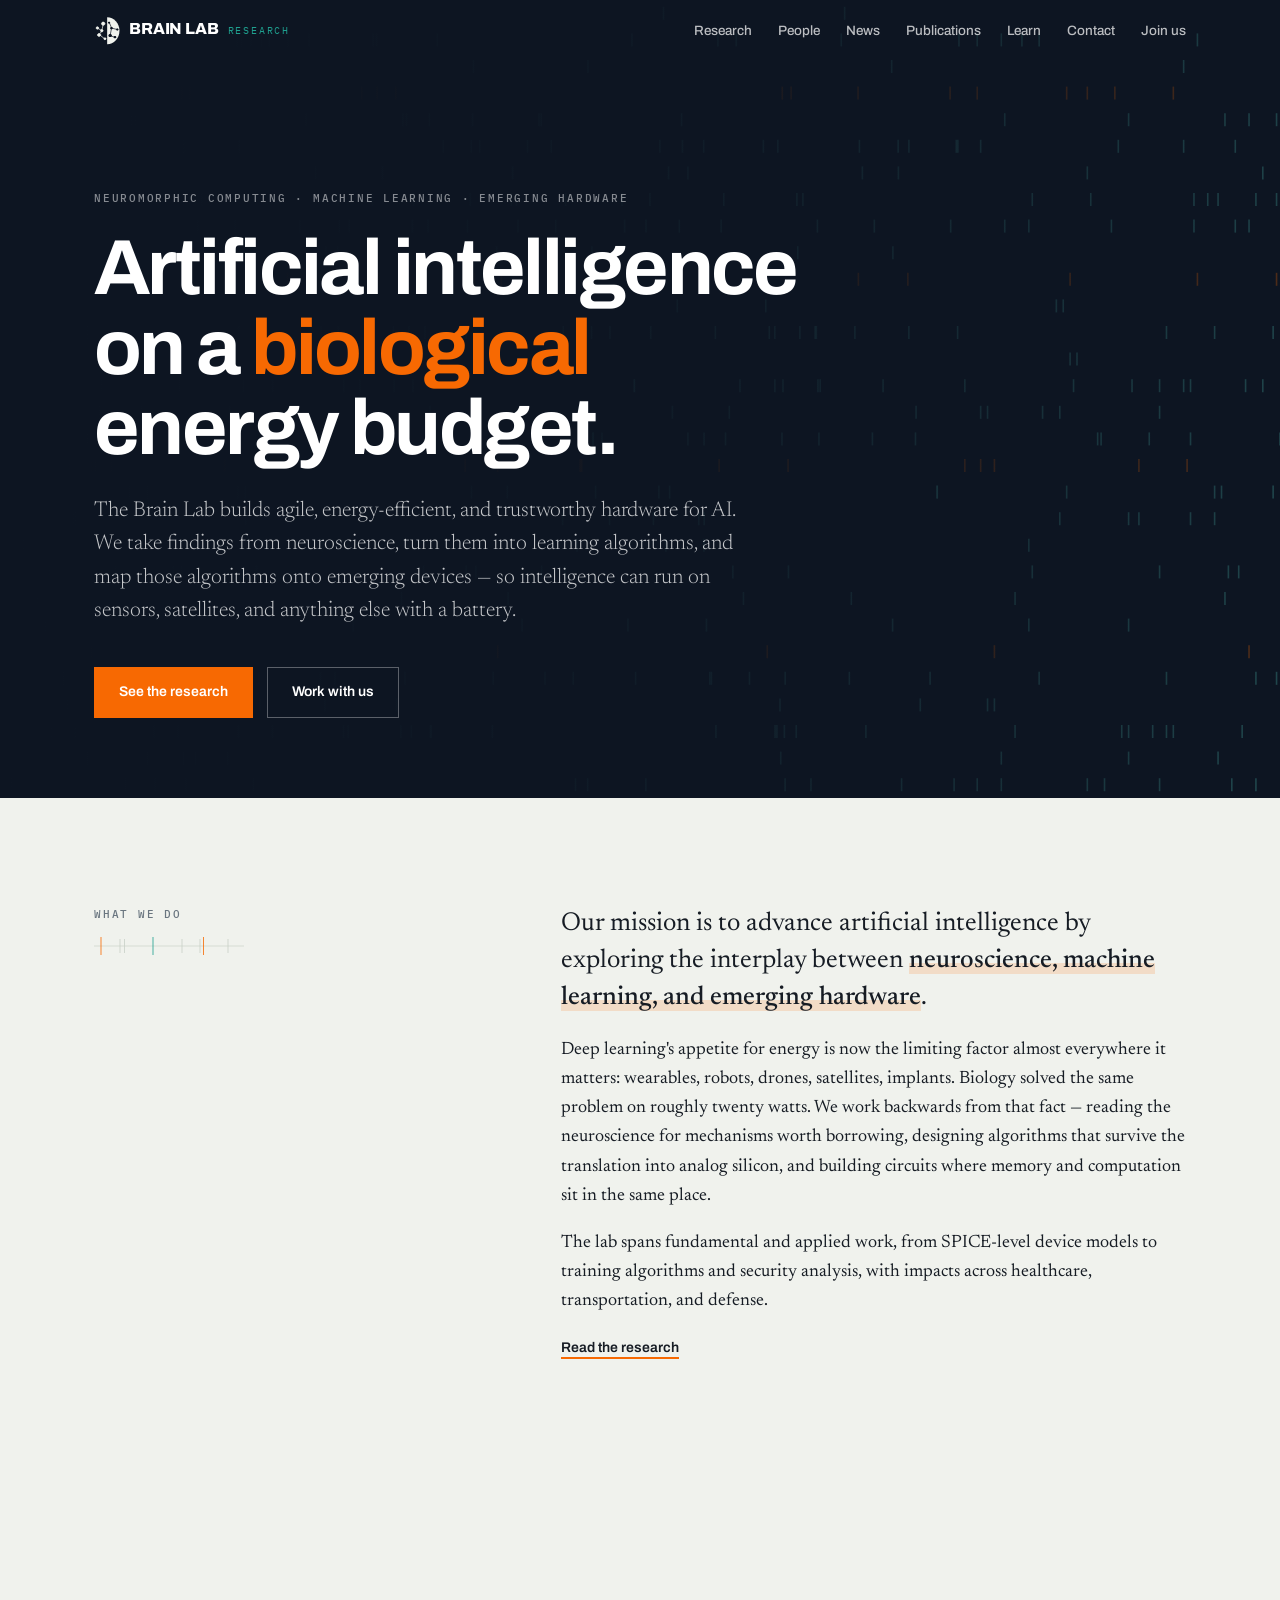
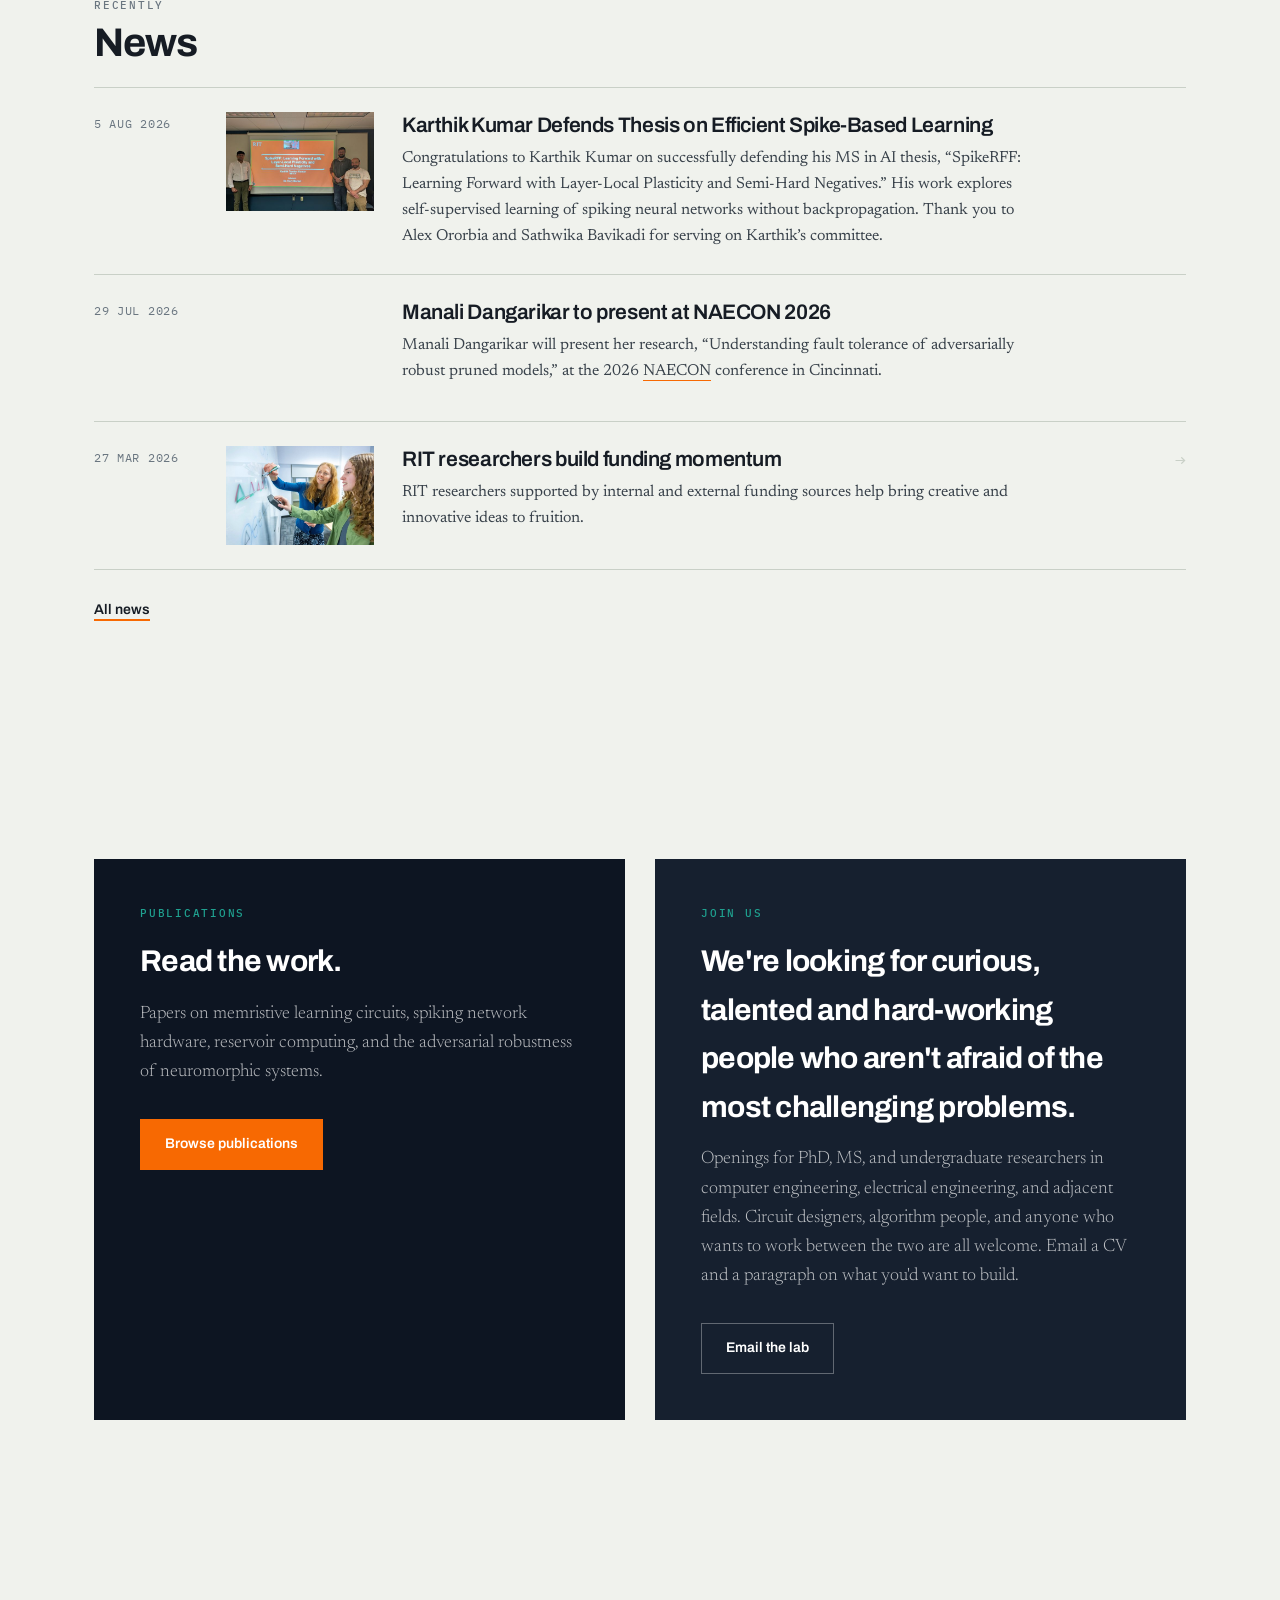
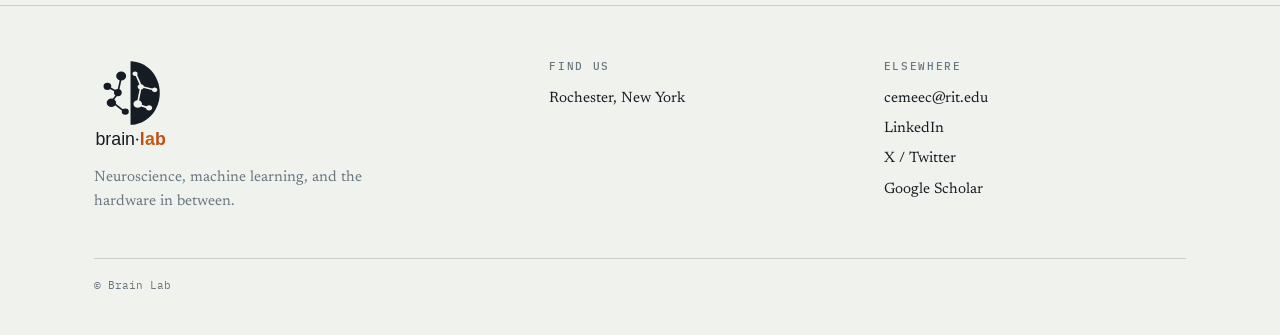
<file: index.html>
<!DOCTYPE html>
<html lang="en">
<head>
<meta charset="utf-8">
<meta name="viewport" content="width=device-width, initial-scale=1">
<title>Brain Lab — Neuromorphic computing</title>
<meta name="description" content="The Brain Lab designs agile, energy-efficient, and trustworthy hardware for artificial intelligence, at the intersection of neuroscience, machine learning, and emerging devices.">
<link rel="canonical" href="https://www.brainlabresearch.org/">
<meta property="og:title" content="Brain Lab — Neuromorphic computing">
<meta property="og:description" content="Energy-efficient, trustworthy hardware for AI. Memristors, spiking neural networks, and the neuroscience behind them.">
<meta property="og:type" content="website">
<meta property="og:url" content="https://www.brainlabresearch.org/">
<meta property="og:image" content="https://www.brainlabresearch.org/assets/icons/og-card.png?v=f0b0af2d">
<meta property="og:image:width" content="1200">
<meta property="og:image:height" content="630">
<meta name="twitter:card" content="summary_large_image">
<link rel="preconnect" href="https://fonts.googleapis.com">
<link rel="preconnect" href="https://fonts.gstatic.com" crossorigin>
<link href="https://fonts.googleapis.com/css2?family=Archivo:wght@400;500;600;700;800&family=IBM+Plex+Mono:wght@400;500;600&family=Newsreader:ital,opsz,wght@0,6..72,300..700;1,6..72,300..500&display=swap" rel="stylesheet">
<link rel="alternate" type="application/rss+xml" title="Brain Lab — News" href="feed.xml">
<link rel="icon" href="assets/icons/favicon.svg?v=3132f404" type="image/svg+xml">
<link rel="apple-touch-icon" href="assets/icons/apple-touch-icon.png?v=1371a02b">
<link rel="stylesheet" href="assets/css/site.css?v=bb1b19fa">
</head>
<body>
<a class="skip" href="#main">Skip to content</a>

<nav class="nav" id="nav">
  <div class="nav-in">
    <a class="brand" href="index.html"><span class="brand-mark" aria-hidden="true"></span>BRAIN LAB <span>RESEARCH</span></a>
    <button class="nav-toggle" type="button" aria-expanded="false" aria-controls="nav-links" aria-label="Menu"><span></span><span></span><span></span></button>
    <div class="nav-links" id="nav-links">
      <a href="research.html">Research</a>
      <a href="people.html">People</a>
      <a href="news.html">News</a>
      <a href="publications.html">Publications</a>
      <a href="learn.html">Learn</a>
      <a href="contact.html">Contact</a>
      <a href="#join" class="nav-cta">Join us</a>
    </div>
  </div>
</nav>

<header class="hero">
  <canvas id="raster" aria-hidden="true"></canvas>
  <div class="wrap hero-in">
    <div class="eyebrow">Neuromorphic computing · Machine learning · Emerging hardware</div>
    <h1>Artificial intelligence on a <em>biological</em> energy budget.</h1>
    <p class="lede">The Brain Lab builds agile, energy-efficient, and trustworthy hardware for AI. We take findings from neuroscience, turn them into learning algorithms, and map those algorithms onto emerging devices — so intelligence can run on sensors, satellites, and anything else with a battery.</p>
    <div class="cta-row">
      <a class="btn btn-solid" href="research.html">See the research</a>
      <a class="btn btn-ghost" href="#join">Work with us</a>
    </div>
  </div>
</header>

<main id="main">

<section class="sec wrap reveal">
  <div class="mission">
    <div>
      <div class="eyebrow">What we do</div>
      <svg class="divider" viewBox="0 0 300 26" preserveAspectRatio="none" aria-hidden="true">
        <g stroke="currentColor" stroke-width="1.6">
          <line x1="0" y1="13" x2="300" y2="13" stroke-opacity=".45"/>
          <line x1="14" y1="4" x2="14" y2="22" stroke="#F76902"/><line x1="52" y1="6" x2="52" y2="20"/>
          <line x1="61" y1="6" x2="61" y2="20"/><line x1="118" y1="4" x2="118" y2="22" stroke="#1FA08F"/>
          <line x1="176" y1="6" x2="176" y2="20"/><line x1="212" y1="6" x2="212" y2="20"/>
          <line x1="219" y1="4" x2="219" y2="22" stroke="#F76902"/><line x1="268" y1="6" x2="268" y2="20"/>
        </g>
      </svg>
    </div>
    <div>
      <p>Our mission is to advance artificial intelligence by exploring the interplay between <strong>neuroscience, machine learning, and emerging hardware</strong>.</p>
      <p>Deep learning's appetite for energy is now the limiting factor almost everywhere it matters: wearables, robots, drones, satellites, implants. Biology solved the same problem on roughly twenty watts. We work backwards from that fact — reading the neuroscience for mechanisms worth borrowing, designing algorithms that survive the translation into analog silicon, and building circuits where memory and computation sit in the same place.</p>
      <p>The lab spans fundamental and applied work, from SPICE-level device models to training algorithms and security analysis, with impacts across healthcare, transportation, and defense.</p>
      <p><a class="btn-line" href="research.html">Read the research</a></p>
    </div>
  </div>
</section>

<section class="sec wrap reveal">
  <div class="sec-head">
    <div class="eyebrow">Recently</div>
    <h2>News</h2>
  </div>

<!-- NEWS:START -->
  <div class="news-item">
    <span class="date">5 Aug 2026</span>
    <a class="thumb" href="assets/news/karthik-kumar-thesis-defense-large.jpg" aria-label="View larger image"><img src="assets/news/karthik-kumar-thesis-defense.jpg" alt="Three people standing either side of a projection screen showing the SpikeRFF thesis defence title slide." loading="lazy" onerror="this.closest('.thumb').remove()"></a>
    <span><h4>Karthik Kumar Defends Thesis on Efficient Spike-Based Learning</h4>
    <p>Congratulations to Karthik Kumar on successfully defending his MS in AI thesis, “SpikeRFF: Learning Forward with Layer-Local Plasticity and Semi-Hard Negatives.” His work explores self-supervised learning of spiking neural networks without backpropagation. Thank you to Alex Ororbia and Sathwika Bavikadi for serving on Karthik’s committee.</p></span>
    <span></span>
  </div>

  <div class="news-item">
    <span class="date">29 Jul 2026</span>
    <span class="thumb"></span>
    <span><h4>Manali Dangarikar to present at NAECON 2026</h4>
    <p>Manali Dangarikar will present her research, “Understanding fault tolerance of adversarially robust pruned models,” at the 2026 <a href="https://attend.ieee.org/naecon-2026/">NAECON</a> conference in Cincinnati.</p></span>
    <span></span>
  </div>

  <div class="news-item">
    <span class="date">27 Mar 2026</span>
    <a class="thumb" href="assets/news/rit-researchers-build-funding-momentum.jpg" aria-label="View larger image"><img src="assets/news/rit-researchers-build-funding-momentum.jpg" alt="" loading="lazy" onerror="this.closest('.thumb').remove()"></a>
    <span><h4><a href="https://www.rit.edu/news/rit-researchers-build-funding-momentum">RIT researchers build funding momentum</a></h4>
    <p>RIT researchers supported by internal and external funding sources help bring creative and innovative ideas to fruition.</p></span>
    <span class="arrow">→</span>
  </div>

  <!-- NEWS:END -->

  <p style="margin-top:26px"><a class="btn-line" href="news.html">All news</a></p>
</section>

<section class="sec wrap reveal" id="join">
  <div class="split">
    <div class="panel">
      <div class="eyebrow">Publications</div>
      <h3>Read the work.</h3>
      <p>Papers on memristive learning circuits, spiking network hardware, reservoir computing, and the adversarial robustness of neuromorphic systems.</p>
      <a class="btn btn-solid" href="publications.html">Browse publications</a>
    </div>
    <div class="panel alt">
      <div class="eyebrow">Join us</div>
      <h3>We're looking for curious, talented and hard-working people who aren't afraid of the most challenging problems.</h3>
      <p>Openings for PhD, MS, and undergraduate researchers in computer engineering, electrical engineering, and adjacent fields. Circuit designers, algorithm people, and anyone who wants to work between the two are all welcome. Email a CV and a paragraph on what you'd want to build.</p>
      <a class="btn btn-ghost" href="mailto:cemeec@rit.edu?subject=Joining%20the%20Brain%20Lab">Email the lab</a>
    </div>
  </div>
</section>

</main>

<footer>
  <div class="wrap">
    <div class="foot">
      <div>
        <img class="foot-mark" src="assets/icons/logo.svg?v=d911424f" alt="Brain Lab" width="150" height="183">
        <p style="color:var(--muted);max-width:34ch;font-size:15px">Neuroscience, machine learning, and the hardware in between.</p>
      </div>
      <div>
        <h5>Find us</h5>
        <p>Rochester, New York</p>
      </div>
      <div>
        <h5>Elsewhere</h5>
        <a href="mailto:cemeec@rit.edu">cemeec@rit.edu</a>
        <a href="https://www.linkedin.com/company/ritbrainlab">LinkedIn</a>
        <a href="https://twitter.com/ritbrainlab">X / Twitter</a>
        <a href="https://scholar.google.com/citations?hl=en&user=YnhtWqYAAAAJ&view_op=list_works&sortby=pubdate">Google Scholar</a>
      </div>
    </div>
    <div class="colophon">
      <span>© Brain Lab</span>
    </div>
  </div>
</footer>

<script src="assets/js/site.js?v=11ef15c7"></script>
</body>
</html>
</file>
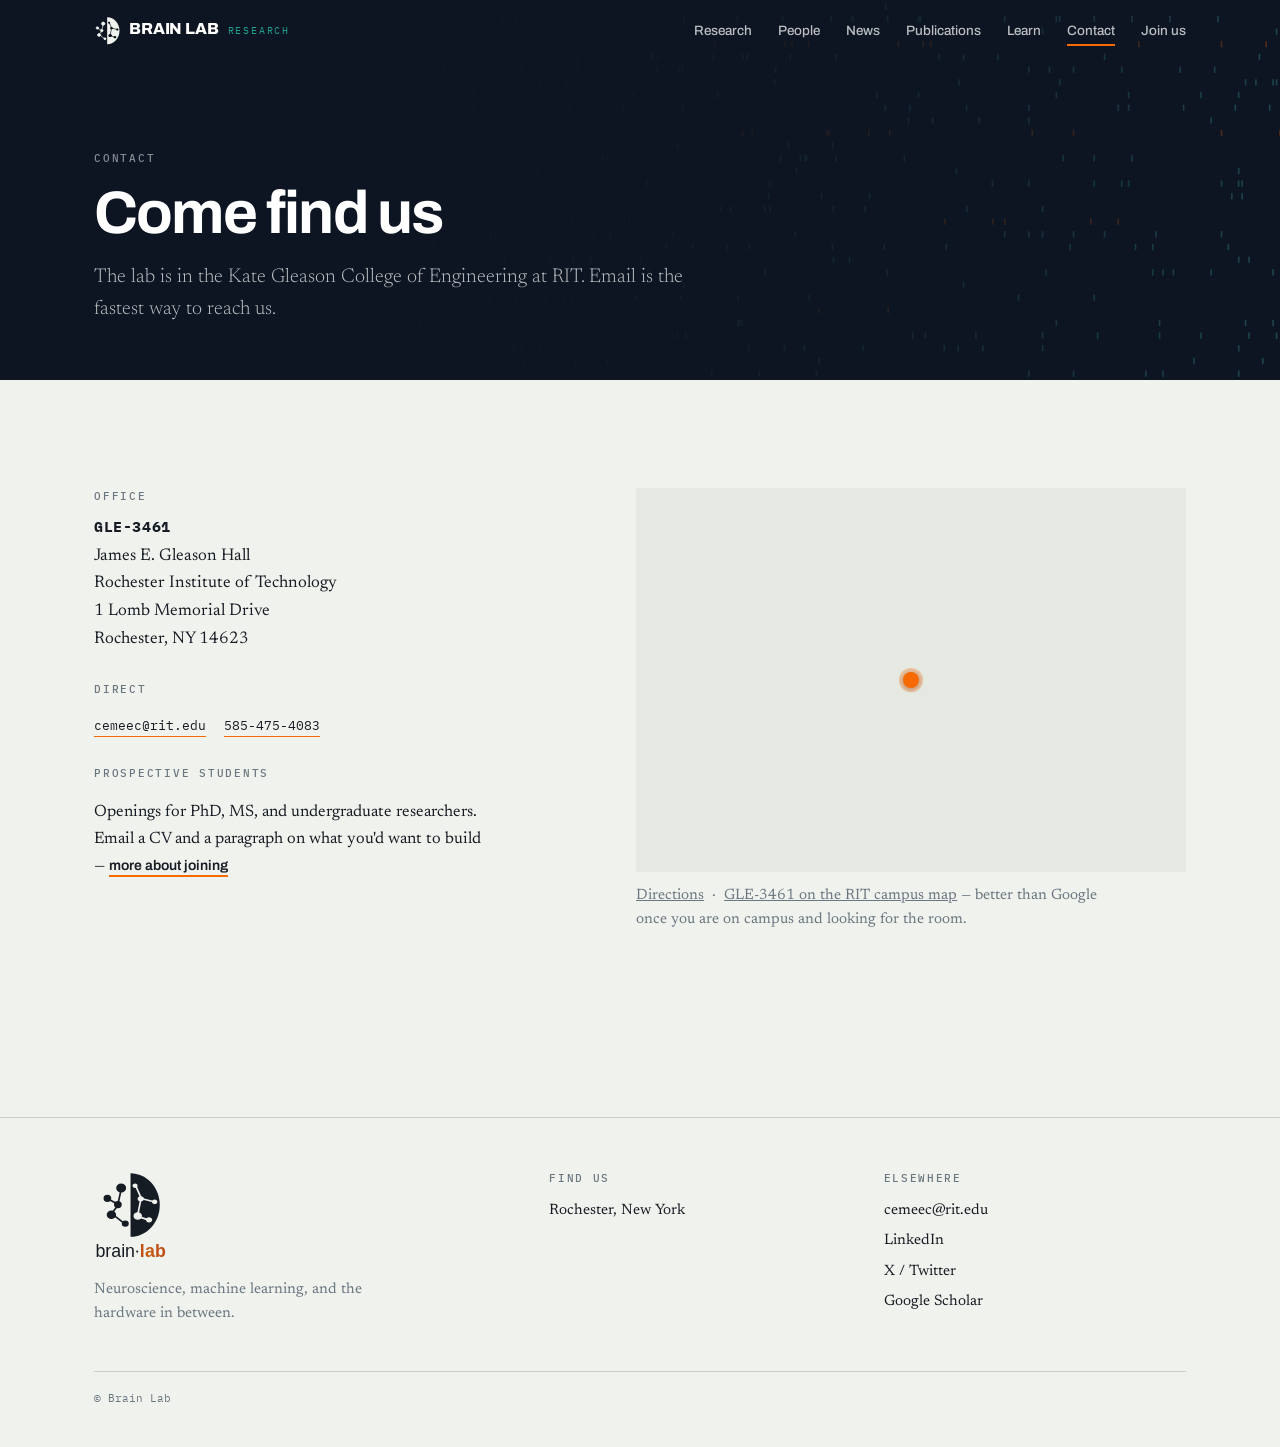
<file: contact.html>
<!DOCTYPE html>
<html lang="en">
<head>
<meta charset="utf-8">
<meta name="viewport" content="width=device-width, initial-scale=1">
<title>Contact — Brain Lab</title>
<meta name="description" content="How to reach the Brain Lab: office GLE-3461 in James E. Gleason Hall at Rochester Institute of Technology, email, phone, and a map.">
<link rel="canonical" href="https://www.brainlabresearch.org/contact.html">
<meta property="og:title" content="Contact — Brain Lab">
<meta property="og:description" content="Office GLE-3461, James E. Gleason Hall, Rochester Institute of Technology.">
<meta property="og:image" content="https://www.brainlabresearch.org/assets/icons/og-card.png?v=f0b0af2d">
<meta property="og:image:width" content="1200">
<meta property="og:image:height" content="630">
<meta name="twitter:card" content="summary_large_image">
<link rel="preconnect" href="https://fonts.googleapis.com">
<link rel="preconnect" href="https://fonts.gstatic.com" crossorigin>
<link href="https://fonts.googleapis.com/css2?family=Archivo:wght@400;500;600;700;800&family=IBM+Plex+Mono:wght@400;500;600&family=Newsreader:ital,opsz,wght@0,6..72,300..700;1,6..72,300..500&display=swap" rel="stylesheet">
<link rel="alternate" type="application/rss+xml" title="Brain Lab — News" href="feed.xml">
<link rel="icon" href="assets/icons/favicon.svg?v=3132f404" type="image/svg+xml">
<link rel="apple-touch-icon" href="assets/icons/apple-touch-icon.png?v=1371a02b">
<link rel="stylesheet" href="assets/css/site.css?v=bb1b19fa">
</head>
<body>
<a class="skip" href="#main">Skip to content</a>

<nav class="nav" id="nav">
  <div class="nav-in">
    <a class="brand" href="index.html"><span class="brand-mark" aria-hidden="true"></span>BRAIN LAB <span>RESEARCH</span></a>
    <button class="nav-toggle" type="button" aria-expanded="false" aria-controls="nav-links" aria-label="Menu"><span></span><span></span><span></span></button>
    <div class="nav-links" id="nav-links">
      <a href="research.html">Research</a>
      <a href="people.html">People</a>
      <a href="news.html">News</a>
      <a href="publications.html">Publications</a>
      <a href="learn.html">Learn</a>
      <a href="contact.html" aria-current="page">Contact</a>
      <a href="index.html#join" class="nav-cta">Join us</a>
    </div>
  </div>
</nav>

<header class="pagehead">
  <canvas id="raster" aria-hidden="true"></canvas>
  <div class="wrap">
    <div class="eyebrow">Contact</div>
    <h1>Come find us</h1>
    <p>The lab is in the Kate Gleason College of Engineering at RIT. Email is the fastest way to reach us.</p>
  </div>
</header>

<main id="main">
<section class="sec wrap reveal">

  <div class="contact-grid">
    <div>
      <div class="eyebrow">Office</div>
      <p class="addr"><b>GLE-3461</b><br>
        James E. Gleason Hall<br>
        Rochester Institute of Technology<br>
        1 Lomb Memorial Drive<br>
        Rochester, NY 14623</p>

      <div class="eyebrow" style="margin-top:28px">Direct</div>
      <div class="contact">
        <a href="mailto:cemeec@rit.edu">cemeec@rit.edu</a>
        <a href="tel:+15854754083">585-475-4083</a>
      </div>

      <div class="eyebrow" style="margin-top:28px">Prospective students</div>
      <p style="font-size:16.5px;max-width:44ch">Openings for PhD, MS, and undergraduate researchers.
        Email a CV and a paragraph on what you'd want to build —
        <a class="btn-line" href="index.html#join">more about joining</a></p>
    </div>

    <div>
      <!-- Keyless Google Maps embed. The official Embed API needs a key, which
           would have to live in the repo; this older query form needs none.
           loading="lazy" keeps Google's scripts and cookies off the page
           entirely for anyone who never scrolls this far.

           Coordinates, NOT a building name. Querying "James E. Gleason Hall,
           Rochester Institute of Technology" returned a map of the campus with
           no marker at all — Google does not resolve that name to a place.
           A lat/lng always drops a pin. These are the centroid of the building
           outline in RIT's own campus map data. -->
      <div class="map">
        <iframe
          title="Map showing James E. Gleason Hall at Rochester Institute of Technology"
          src="https://maps.google.com/maps?q=43.084281,-77.678713&z=18&output=embed"
          loading="lazy" referrerpolicy="no-referrer-when-downgrade"></iframe>
        <span class="map-pin" aria-hidden="true"></span>
      </div>
      <p class="map-note">
        <a href="https://www.google.com/maps/dir/?api=1&destination=43.084281,-77.678713">Directions</a>
        &nbsp;·&nbsp;
        <a href="https://maps.rit.edu/?mdo_id=17">GLE-3461 on the RIT campus map</a>
        — better than Google once you are on campus and looking for the room.
      </p>
    </div>
  </div>

</section>
</main>

<footer>
  <div class="wrap">
    <div class="foot">
      <div>
        <img class="foot-mark" src="assets/icons/logo.svg?v=d911424f" alt="Brain Lab" width="150" height="183">
        <p style="color:var(--muted);max-width:34ch;font-size:15px">Neuroscience, machine learning, and the hardware in between.</p>
      </div>
      <div>
        <h5>Find us</h5>
        <p>Rochester, New York</p>
      </div>
      <div>
        <h5>Elsewhere</h5>
        <a href="mailto:cemeec@rit.edu">cemeec@rit.edu</a>
        <a href="https://www.linkedin.com/company/ritbrainlab">LinkedIn</a>
        <a href="https://twitter.com/ritbrainlab">X / Twitter</a>
        <a href="https://scholar.google.com/citations?hl=en&user=YnhtWqYAAAAJ&view_op=list_works&sortby=pubdate">Google Scholar</a>
      </div>
    </div>
    <div class="colophon">
      <span>© Brain Lab</span>
    </div>
  </div>
</footer>

<script src="assets/js/site.js?v=11ef15c7"></script>
</body>
</html>
</file>
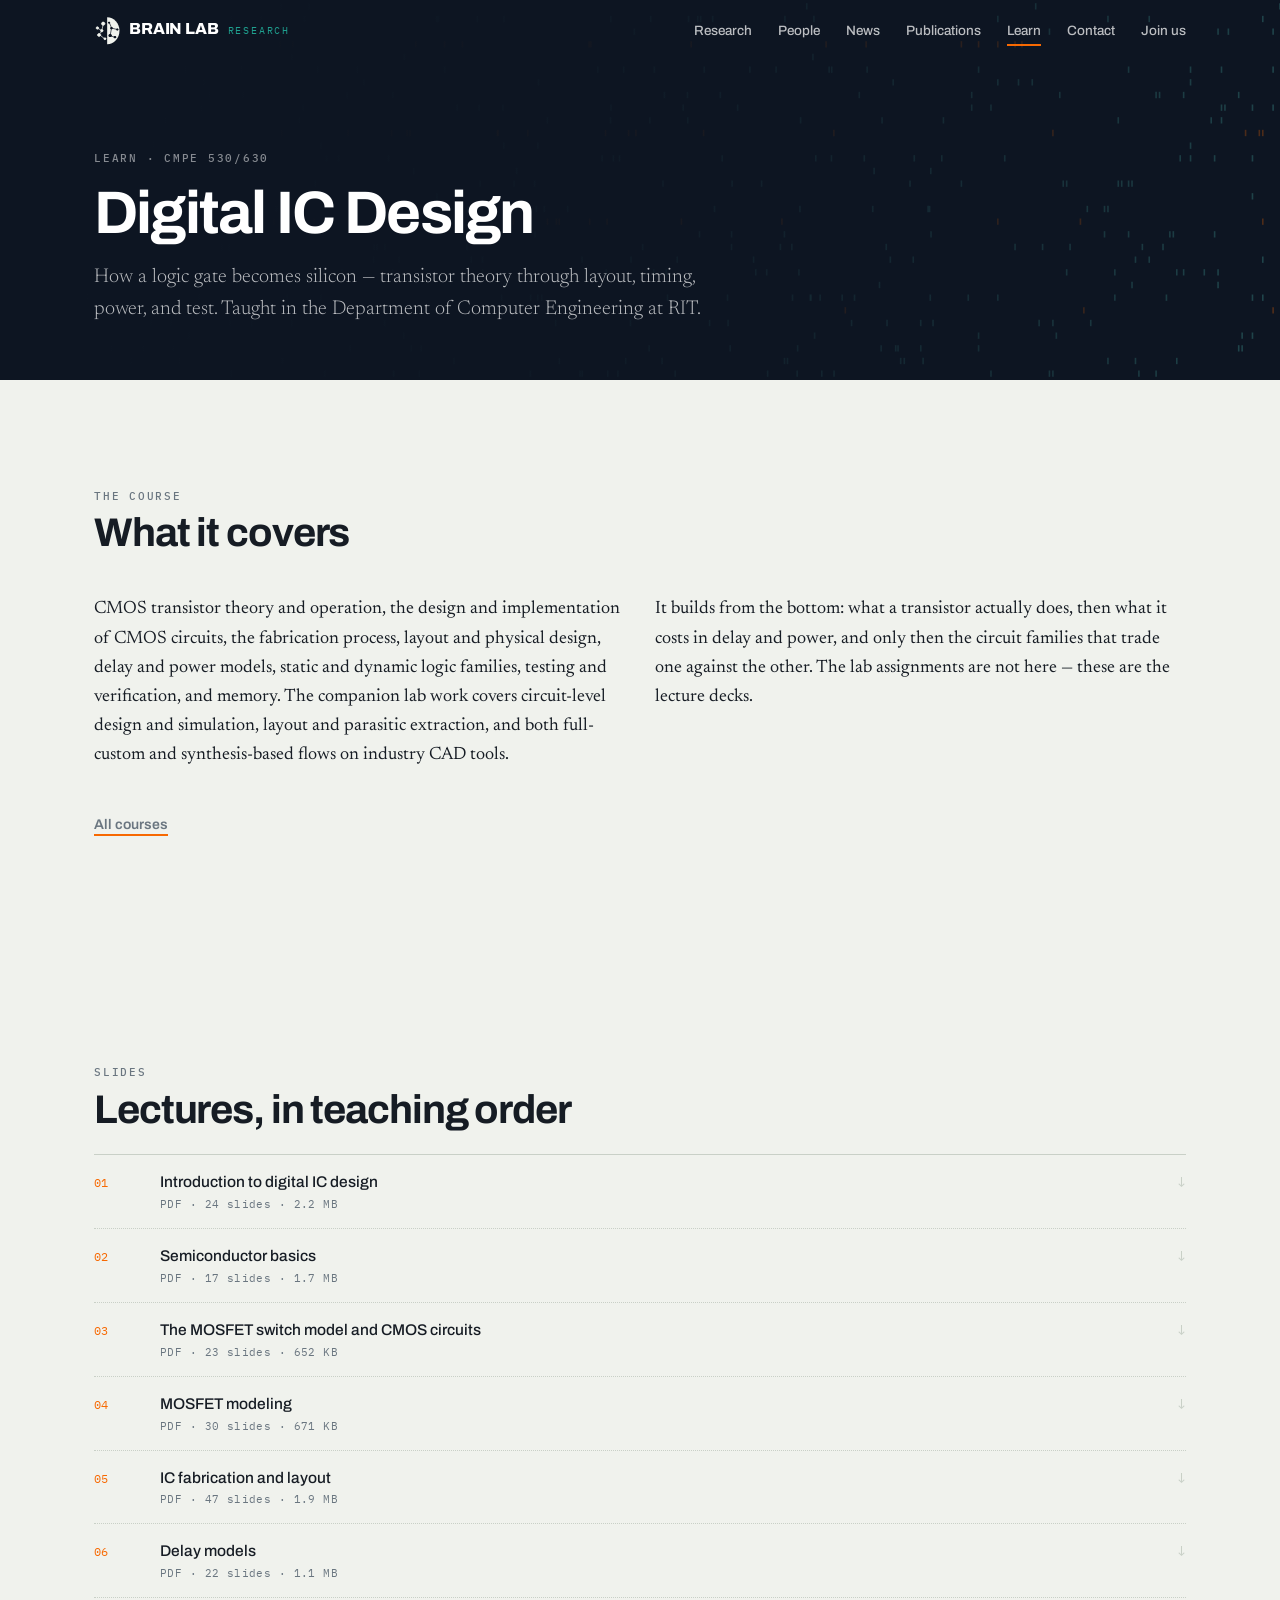
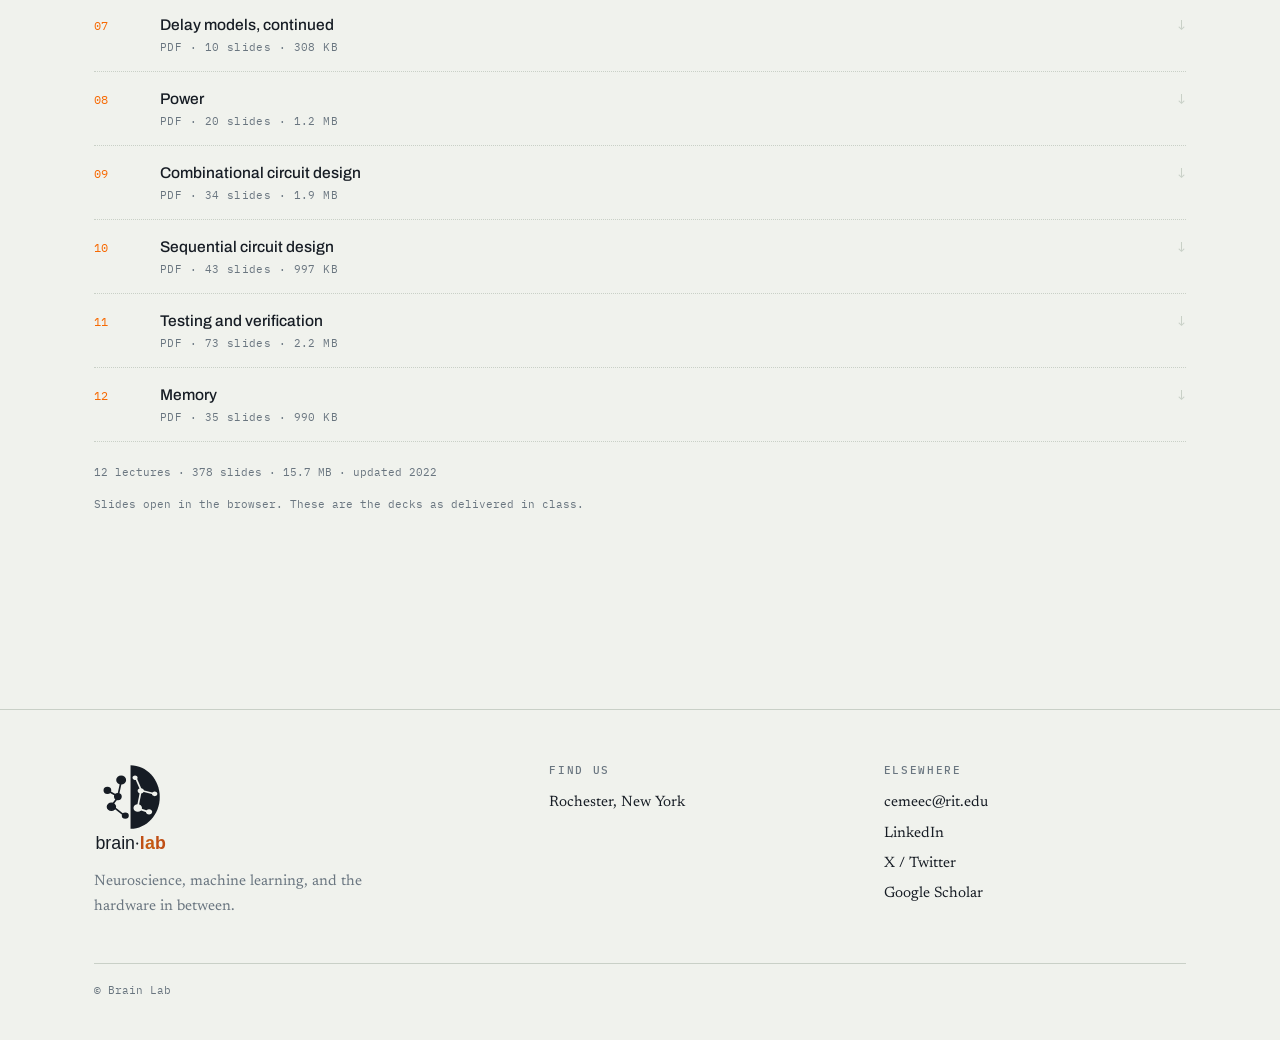
<file: learn-digital-ic-design.html>
<!DOCTYPE html>
<html lang="en">
<head>
<meta charset="utf-8">
<meta name="viewport" content="width=device-width, initial-scale=1">
<title>Digital IC Design — Brain Lab</title>
<meta name="description" content="Lecture slides for CMPE 530/630 Digital IC Design at RIT: CMOS transistor theory, fabrication and layout, delay and power models, logic families, testing, and memory.">
<link rel="canonical" href="https://www.brainlabresearch.org/learn-digital-ic-design.html">
<meta property="og:title" content="Digital IC Design — Brain Lab">
<meta property="og:description" content="The full lecture slide deck for CMPE 530/630 Digital IC Design at RIT, free to read and reuse.">
<meta property="og:image" content="https://www.brainlabresearch.org/assets/icons/og-card.png?v=f0b0af2d">
<meta property="og:image:width" content="1200">
<meta property="og:image:height" content="630">
<meta name="twitter:card" content="summary_large_image">
<link rel="preconnect" href="https://fonts.googleapis.com">
<link rel="preconnect" href="https://fonts.gstatic.com" crossorigin>
<link href="https://fonts.googleapis.com/css2?family=Archivo:wght@400;500;600;700;800&family=IBM+Plex+Mono:wght@400;500;600&family=Newsreader:ital,opsz,wght@0,6..72,300..700;1,6..72,300..500&display=swap" rel="stylesheet">
<link rel="alternate" type="application/rss+xml" title="Brain Lab — News" href="feed.xml">
<link rel="icon" href="assets/icons/favicon.svg?v=3132f404" type="image/svg+xml">
<link rel="apple-touch-icon" href="assets/icons/apple-touch-icon.png?v=1371a02b">
<link rel="stylesheet" href="assets/css/site.css?v=bb1b19fa">
</head>
<body>
<a class="skip" href="#main">Skip to content</a>

<nav class="nav" id="nav">
  <div class="nav-in">
    <a class="brand" href="index.html"><span class="brand-mark" aria-hidden="true"></span>BRAIN LAB <span>RESEARCH</span></a>
    <button class="nav-toggle" type="button" aria-expanded="false" aria-controls="nav-links" aria-label="Menu"><span></span><span></span><span></span></button>
    <div class="nav-links" id="nav-links">
      <a href="research.html">Research</a>
      <a href="people.html">People</a>
      <a href="news.html">News</a>
      <a href="publications.html">Publications</a>
      <a href="learn.html" aria-current="page">Learn</a>
      <a href="contact.html">Contact</a>
      <a href="index.html#join" class="nav-cta">Join us</a>
    </div>
  </div>
</nav>

<header class="pagehead">
  <canvas id="raster" aria-hidden="true"></canvas>
  <div class="wrap">
    <div class="eyebrow">Learn · CMPE 530/630</div>
    <h1>Digital IC Design</h1>
    <p>How a logic gate becomes silicon — transistor theory through layout, timing, power, and test. Taught in the Department of Computer Engineering at RIT.</p>
  </div>
</header>

<main id="main">

<section class="sec wrap reveal">
  <div class="sec-head">
    <div class="eyebrow">The course</div>
    <h2>What it covers</h2>
  </div>
  <div class="split">
    <p>CMOS transistor theory and operation, the design and implementation of CMOS circuits, the fabrication process, layout and physical design, delay and power models, static and dynamic logic families, testing and verification, and memory. The companion lab work covers circuit-level design and simulation, layout and parasitic extraction, and both full-custom and synthesis-based flows on industry CAD tools.</p>
    <p>It builds from the bottom: what a transistor actually does, then what it costs in delay and power, and only then the circuit families that trade one against the other. The lab assignments are not here — these are the lecture decks.</p>
  </div>

  <p class="pub-count" style="margin-top:26px">
    <a class="btn-line" href="learn.html">All courses</a>
  </p>
</section>

<section class="sec wrap reveal" id="lectures">
  <div class="sec-head">
    <div class="eyebrow">Slides</div>
    <h2>Lectures, in teaching order</h2>
  </div>

  <!-- Lecture rows. Generated by tools/build-learn.mjs from the PDFs in
       assets/learn/digital-ic-design — slide counts and file sizes are read
       out of the files, so do not hand-edit this block. To add a lecture, drop
       the PDF in that folder and add a row to the table in the script. -->
  <div class="lec-list">
  <!-- LECTURES:START -->
  <a class="lec" href="assets/learn/digital-ic-design/introduction-to-digital-ic-design.pdf">
    <span class="num">01</span>
    <span class="lec-body">
      <span class="lec-t">Introduction to digital IC design</span>
      <span class="lec-m">PDF · 24 slides · 2.2 MB</span>
    </span>
    <span class="arrow" aria-hidden="true">↓</span>
  </a>

  <a class="lec" href="assets/learn/digital-ic-design/semiconductor-basics.pdf">
    <span class="num">02</span>
    <span class="lec-body">
      <span class="lec-t">Semiconductor basics</span>
      <span class="lec-m">PDF · 17 slides · 1.7 MB</span>
    </span>
    <span class="arrow" aria-hidden="true">↓</span>
  </a>

  <a class="lec" href="assets/learn/digital-ic-design/mosfet-switch-model-and-circuits.pdf">
    <span class="num">03</span>
    <span class="lec-body">
      <span class="lec-t">The MOSFET switch model and CMOS circuits</span>
      <span class="lec-m">PDF · 23 slides · 652 KB</span>
    </span>
    <span class="arrow" aria-hidden="true">↓</span>
  </a>

  <a class="lec" href="assets/learn/digital-ic-design/mosfet-modeling.pdf">
    <span class="num">04</span>
    <span class="lec-body">
      <span class="lec-t">MOSFET modeling</span>
      <span class="lec-m">PDF · 30 slides · 671 KB</span>
    </span>
    <span class="arrow" aria-hidden="true">↓</span>
  </a>

  <a class="lec" href="assets/learn/digital-ic-design/ic-fabrication-and-layout.pdf">
    <span class="num">05</span>
    <span class="lec-body">
      <span class="lec-t">IC fabrication and layout</span>
      <span class="lec-m">PDF · 47 slides · 1.9 MB</span>
    </span>
    <span class="arrow" aria-hidden="true">↓</span>
  </a>

  <a class="lec" href="assets/learn/digital-ic-design/delay-models.pdf">
    <span class="num">06</span>
    <span class="lec-body">
      <span class="lec-t">Delay models</span>
      <span class="lec-m">PDF · 22 slides · 1.1 MB</span>
    </span>
    <span class="arrow" aria-hidden="true">↓</span>
  </a>

  <a class="lec" href="assets/learn/digital-ic-design/delay-models-continued.pdf">
    <span class="num">07</span>
    <span class="lec-body">
      <span class="lec-t">Delay models, continued</span>
      <span class="lec-m">PDF · 10 slides · 308 KB</span>
    </span>
    <span class="arrow" aria-hidden="true">↓</span>
  </a>

  <a class="lec" href="assets/learn/digital-ic-design/power.pdf">
    <span class="num">08</span>
    <span class="lec-body">
      <span class="lec-t">Power</span>
      <span class="lec-m">PDF · 20 slides · 1.2 MB</span>
    </span>
    <span class="arrow" aria-hidden="true">↓</span>
  </a>

  <a class="lec" href="assets/learn/digital-ic-design/combinational-circuit-design.pdf">
    <span class="num">09</span>
    <span class="lec-body">
      <span class="lec-t">Combinational circuit design</span>
      <span class="lec-m">PDF · 34 slides · 1.9 MB</span>
    </span>
    <span class="arrow" aria-hidden="true">↓</span>
  </a>

  <a class="lec" href="assets/learn/digital-ic-design/sequential-circuit-design.pdf">
    <span class="num">10</span>
    <span class="lec-body">
      <span class="lec-t">Sequential circuit design</span>
      <span class="lec-m">PDF · 43 slides · 997 KB</span>
    </span>
    <span class="arrow" aria-hidden="true">↓</span>
  </a>

  <a class="lec" href="assets/learn/digital-ic-design/testing-verification.pdf">
    <span class="num">11</span>
    <span class="lec-body">
      <span class="lec-t">Testing and verification</span>
      <span class="lec-m">PDF · 73 slides · 2.2 MB</span>
    </span>
    <span class="arrow" aria-hidden="true">↓</span>
  </a>

  <a class="lec" href="assets/learn/digital-ic-design/memory.pdf">
    <span class="num">12</span>
    <span class="lec-body">
      <span class="lec-t">Memory</span>
      <span class="lec-m">PDF · 35 slides · 990 KB</span>
    </span>
    <span class="arrow" aria-hidden="true">↓</span>
  </a>
  <!-- LECTURES:END -->
  </div>

  <p class="pub-count" style="margin-top:22px">
  <!-- COUNT:START -->
  <span class="pub-count">12 lectures · 378 slides · 15.7 MB · updated 2022</span>
  <!-- COUNT:END -->
  </p>

  <p class="pub-count" style="margin-top:14px">Slides open in the browser. These are the decks as delivered in class.</p>
</section>

</main>

<footer>
  <div class="wrap">
    <div class="foot">
      <div>
        <img class="foot-mark" src="assets/icons/logo.svg?v=d911424f" alt="Brain Lab" width="150" height="183">
        <p style="color:var(--muted);max-width:34ch;font-size:15px">Neuroscience, machine learning, and the hardware in between.</p>
      </div>
      <div>
        <h5>Find us</h5>
        <p>Rochester, New York</p>
      </div>
      <div>
        <h5>Elsewhere</h5>
        <a href="mailto:cemeec@rit.edu">cemeec@rit.edu</a>
        <a href="https://www.linkedin.com/company/ritbrainlab">LinkedIn</a>
        <a href="https://twitter.com/ritbrainlab">X / Twitter</a>
        <a href="https://scholar.google.com/citations?hl=en&user=YnhtWqYAAAAJ&view_op=list_works&sortby=pubdate">Google Scholar</a>
      </div>
    </div>
    <div class="colophon">
      <span>© Brain Lab</span>
    </div>
  </div>
</footer>

<script src="assets/js/site.js?v=11ef15c7"></script>
</body>
</html>
</file>
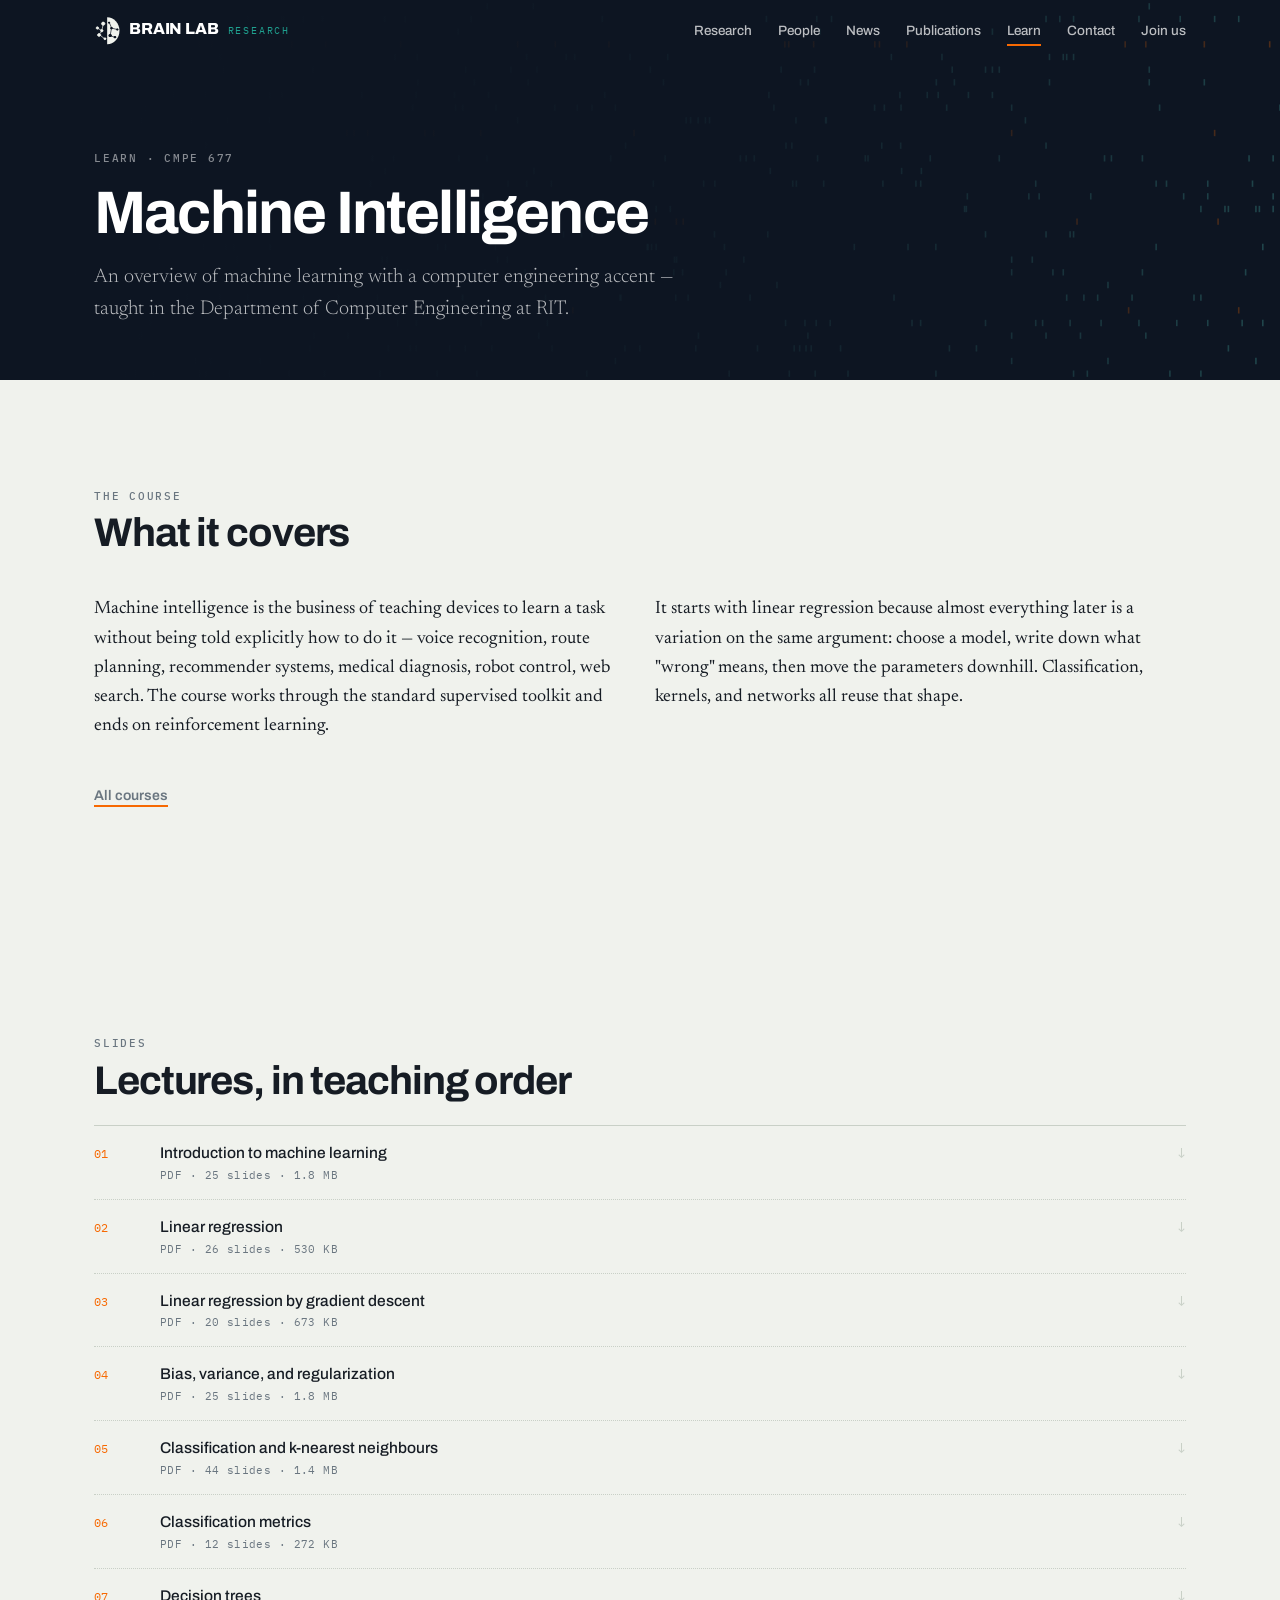
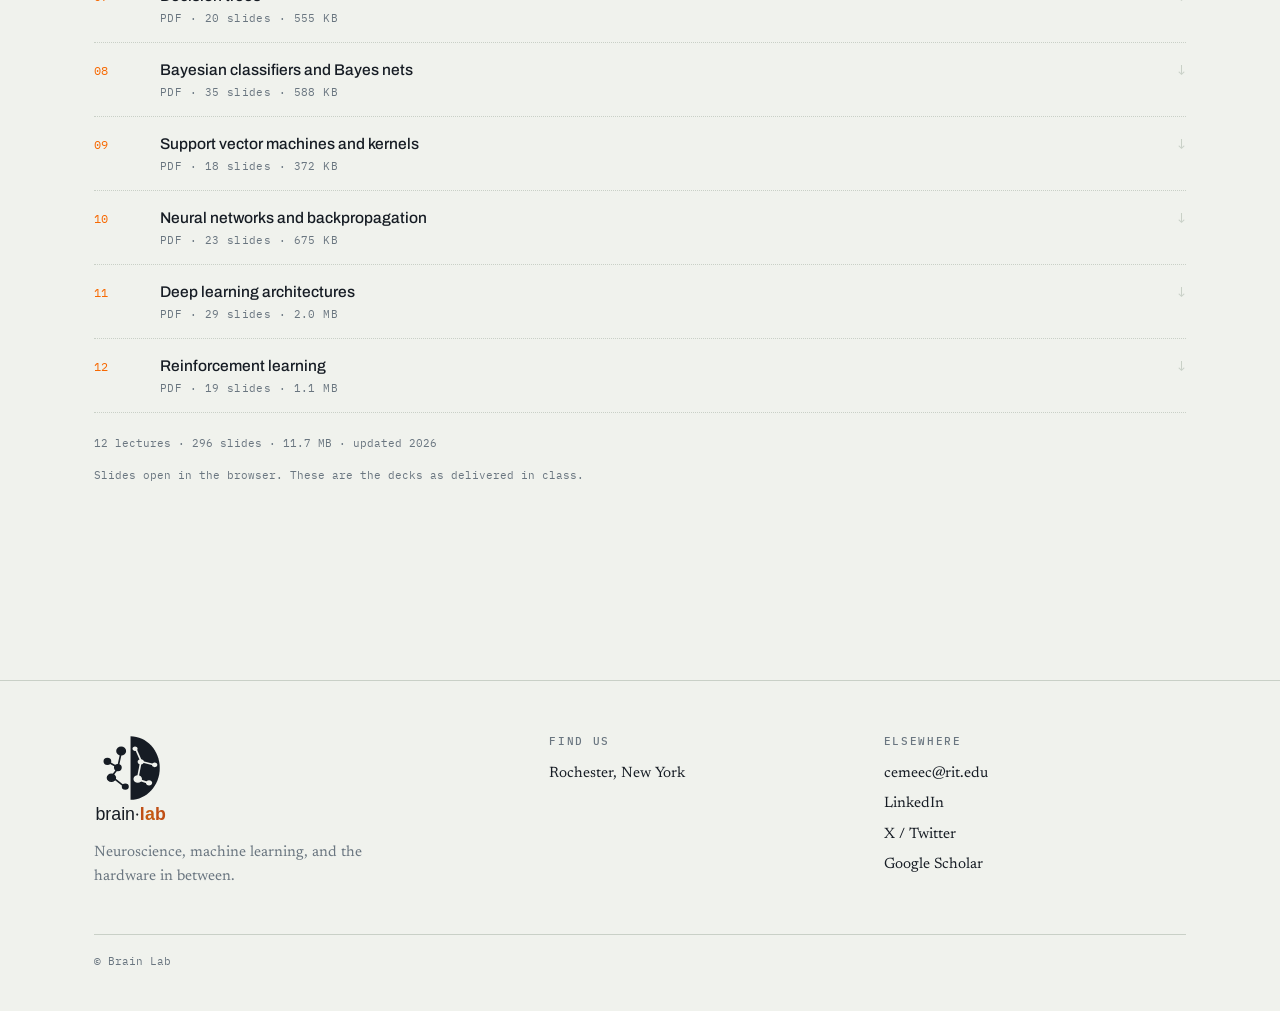
<file: learn-machine-intelligence.html>
<!DOCTYPE html>
<html lang="en">
<head>
<meta charset="utf-8">
<meta name="viewport" content="width=device-width, initial-scale=1">
<title>Machine Intelligence — Brain Lab</title>
<meta name="description" content="Lecture slides for CMPE 677 Machine Intelligence at RIT: regression, classification, Bayesian methods, SVMs, neural networks, deep learning, and reinforcement learning.">
<link rel="canonical" href="https://www.brainlabresearch.org/learn-machine-intelligence.html">
<meta property="og:title" content="Machine Intelligence — Brain Lab">
<meta property="og:description" content="The full lecture slide deck for CMPE 677 Machine Intelligence at RIT, free to read and reuse.">
<meta property="og:image" content="https://www.brainlabresearch.org/assets/icons/og-card.png?v=f0b0af2d">
<meta property="og:image:width" content="1200">
<meta property="og:image:height" content="630">
<meta name="twitter:card" content="summary_large_image">
<link rel="preconnect" href="https://fonts.googleapis.com">
<link rel="preconnect" href="https://fonts.gstatic.com" crossorigin>
<link href="https://fonts.googleapis.com/css2?family=Archivo:wght@400;500;600;700;800&family=IBM+Plex+Mono:wght@400;500;600&family=Newsreader:ital,opsz,wght@0,6..72,300..700;1,6..72,300..500&display=swap" rel="stylesheet">
<link rel="alternate" type="application/rss+xml" title="Brain Lab — News" href="feed.xml">
<link rel="icon" href="assets/icons/favicon.svg?v=3132f404" type="image/svg+xml">
<link rel="apple-touch-icon" href="assets/icons/apple-touch-icon.png?v=1371a02b">
<link rel="stylesheet" href="assets/css/site.css?v=bb1b19fa">
</head>
<body>
<a class="skip" href="#main">Skip to content</a>

<nav class="nav" id="nav">
  <div class="nav-in">
    <a class="brand" href="index.html"><span class="brand-mark" aria-hidden="true"></span>BRAIN LAB <span>RESEARCH</span></a>
    <button class="nav-toggle" type="button" aria-expanded="false" aria-controls="nav-links" aria-label="Menu"><span></span><span></span><span></span></button>
    <div class="nav-links" id="nav-links">
      <a href="research.html">Research</a>
      <a href="people.html">People</a>
      <a href="news.html">News</a>
      <a href="publications.html">Publications</a>
      <a href="learn.html" aria-current="page">Learn</a>
      <a href="contact.html">Contact</a>
      <a href="index.html#join" class="nav-cta">Join us</a>
    </div>
  </div>
</nav>

<header class="pagehead">
  <canvas id="raster" aria-hidden="true"></canvas>
  <div class="wrap">
    <div class="eyebrow">Learn · CMPE 677</div>
    <h1>Machine Intelligence</h1>
    <p>An overview of machine learning with a computer engineering accent — taught in the Department of Computer Engineering at RIT.</p>
  </div>
</header>

<main id="main">

<section class="sec wrap reveal">
  <div class="sec-head">
    <div class="eyebrow">The course</div>
    <h2>What it covers</h2>
  </div>
  <div class="split">
    <p>Machine intelligence is the business of teaching devices to learn a task without being told explicitly how to do it — voice recognition, route planning, recommender systems, medical diagnosis, robot control, web search. The course works through the standard supervised toolkit and ends on reinforcement learning.</p>
    <p>It starts with linear regression because almost everything later is a variation on the same argument: choose a model, write down what "wrong" means, then move the parameters downhill. Classification, kernels, and networks all reuse that shape.</p>
  </div>

  <p class="pub-count" style="margin-top:26px">
    <a class="btn-line" href="learn.html">All courses</a>
  </p>
</section>

<section class="sec wrap reveal" id="lectures">
  <div class="sec-head">
    <div class="eyebrow">Slides</div>
    <h2>Lectures, in teaching order</h2>
  </div>

  <!-- Lecture rows. Generated by tools/build-learn.mjs from the PDFs in
       assets/learn/machine-intelligence — slide counts and file sizes are read
       out of the files, so do not hand-edit this block. To add a lecture, drop
       the PDF in that folder and add a row to the table in the script. -->
  <div class="lec-list">
  <!-- LECTURES:START -->
  <a class="lec" href="assets/learn/machine-intelligence/introduction.pdf">
    <span class="num">01</span>
    <span class="lec-body">
      <span class="lec-t">Introduction to machine learning</span>
      <span class="lec-m">PDF · 25 slides · 1.8 MB</span>
    </span>
    <span class="arrow" aria-hidden="true">↓</span>
  </a>

  <a class="lec" href="assets/learn/machine-intelligence/linear-regression.pdf">
    <span class="num">02</span>
    <span class="lec-body">
      <span class="lec-t">Linear regression</span>
      <span class="lec-m">PDF · 26 slides · 530 KB</span>
    </span>
    <span class="arrow" aria-hidden="true">↓</span>
  </a>

  <a class="lec" href="assets/learn/machine-intelligence/linear-regression-gd.pdf">
    <span class="num">03</span>
    <span class="lec-body">
      <span class="lec-t">Linear regression by gradient descent</span>
      <span class="lec-m">PDF · 20 slides · 673 KB</span>
    </span>
    <span class="arrow" aria-hidden="true">↓</span>
  </a>

  <a class="lec" href="assets/learn/machine-intelligence/linear-regression-regularization.pdf">
    <span class="num">04</span>
    <span class="lec-body">
      <span class="lec-t">Bias, variance, and regularization</span>
      <span class="lec-m">PDF · 25 slides · 1.8 MB</span>
    </span>
    <span class="arrow" aria-hidden="true">↓</span>
  </a>

  <a class="lec" href="assets/learn/machine-intelligence/classification.pdf">
    <span class="num">05</span>
    <span class="lec-body">
      <span class="lec-t">Classification and k-nearest neighbours</span>
      <span class="lec-m">PDF · 44 slides · 1.4 MB</span>
    </span>
    <span class="arrow" aria-hidden="true">↓</span>
  </a>

  <a class="lec" href="assets/learn/machine-intelligence/classification-metrics.pdf">
    <span class="num">06</span>
    <span class="lec-body">
      <span class="lec-t">Classification metrics</span>
      <span class="lec-m">PDF · 12 slides · 272 KB</span>
    </span>
    <span class="arrow" aria-hidden="true">↓</span>
  </a>

  <a class="lec" href="assets/learn/machine-intelligence/decision-trees.pdf">
    <span class="num">07</span>
    <span class="lec-body">
      <span class="lec-t">Decision trees</span>
      <span class="lec-m">PDF · 20 slides · 555 KB</span>
    </span>
    <span class="arrow" aria-hidden="true">↓</span>
  </a>

  <a class="lec" href="assets/learn/machine-intelligence/bayes.pdf">
    <span class="num">08</span>
    <span class="lec-body">
      <span class="lec-t">Bayesian classifiers and Bayes nets</span>
      <span class="lec-m">PDF · 35 slides · 588 KB</span>
    </span>
    <span class="arrow" aria-hidden="true">↓</span>
  </a>

  <a class="lec" href="assets/learn/machine-intelligence/svm.pdf">
    <span class="num">09</span>
    <span class="lec-body">
      <span class="lec-t">Support vector machines and kernels</span>
      <span class="lec-m">PDF · 18 slides · 372 KB</span>
    </span>
    <span class="arrow" aria-hidden="true">↓</span>
  </a>

  <a class="lec" href="assets/learn/machine-intelligence/intro-ann.pdf">
    <span class="num">10</span>
    <span class="lec-body">
      <span class="lec-t">Neural networks and backpropagation</span>
      <span class="lec-m">PDF · 23 slides · 675 KB</span>
    </span>
    <span class="arrow" aria-hidden="true">↓</span>
  </a>

  <a class="lec" href="assets/learn/machine-intelligence/ann-architectures.pdf">
    <span class="num">11</span>
    <span class="lec-body">
      <span class="lec-t">Deep learning architectures</span>
      <span class="lec-m">PDF · 29 slides · 2.0 MB</span>
    </span>
    <span class="arrow" aria-hidden="true">↓</span>
  </a>

  <a class="lec" href="assets/learn/machine-intelligence/reinforcement-learning.pdf">
    <span class="num">12</span>
    <span class="lec-body">
      <span class="lec-t">Reinforcement learning</span>
      <span class="lec-m">PDF · 19 slides · 1.1 MB</span>
    </span>
    <span class="arrow" aria-hidden="true">↓</span>
  </a>
  <!-- LECTURES:END -->
  </div>

  <p class="pub-count" style="margin-top:22px">
  <!-- COUNT:START -->
  <span class="pub-count">12 lectures · 296 slides · 11.7 MB · updated 2026</span>
  <!-- COUNT:END -->
  </p>

  <p class="pub-count" style="margin-top:14px">Slides open in the browser. These are the decks as delivered in class.</p>
</section>

</main>

<footer>
  <div class="wrap">
    <div class="foot">
      <div>
        <img class="foot-mark" src="assets/icons/logo.svg?v=d911424f" alt="Brain Lab" width="150" height="183">
        <p style="color:var(--muted);max-width:34ch;font-size:15px">Neuroscience, machine learning, and the hardware in between.</p>
      </div>
      <div>
        <h5>Find us</h5>
        <p>Rochester, New York</p>
      </div>
      <div>
        <h5>Elsewhere</h5>
        <a href="mailto:cemeec@rit.edu">cemeec@rit.edu</a>
        <a href="https://www.linkedin.com/company/ritbrainlab">LinkedIn</a>
        <a href="https://twitter.com/ritbrainlab">X / Twitter</a>
        <a href="https://scholar.google.com/citations?hl=en&user=YnhtWqYAAAAJ&view_op=list_works&sortby=pubdate">Google Scholar</a>
      </div>
    </div>
    <div class="colophon">
      <span>© Brain Lab</span>
    </div>
  </div>
</footer>

<script src="assets/js/site.js?v=11ef15c7"></script>
</body>
</html>
</file>
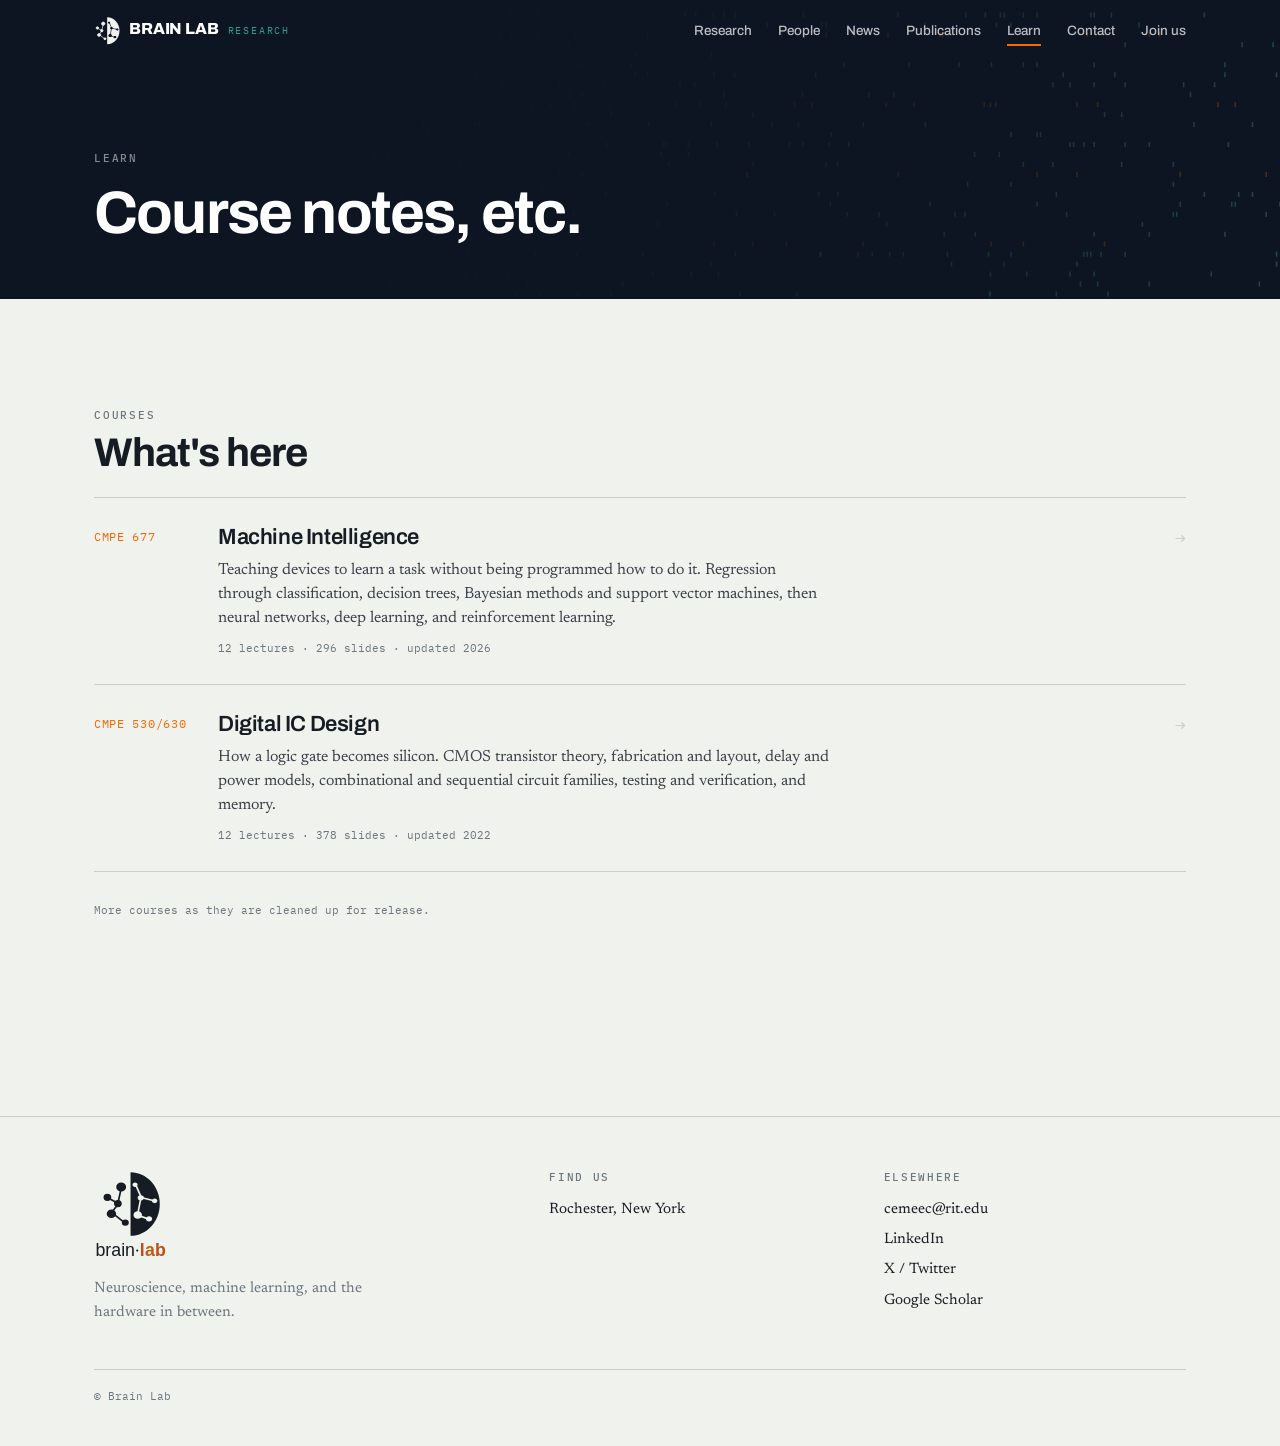
<file: learn.html>
<!DOCTYPE html>
<html lang="en">
<head>
<meta charset="utf-8">
<meta name="viewport" content="width=device-width, initial-scale=1">
<title>Learn — Brain Lab</title>
<meta name="description" content="Lecture notes and teaching material from courses taught at RIT, free to read and reuse.">
<link rel="canonical" href="https://www.brainlabresearch.org/learn.html">
<meta property="og:title" content="Learn — Brain Lab">
<meta property="og:description" content="Lecture slides from Machine Intelligence and other courses taught at RIT, free to read and reuse.">
<meta property="og:image" content="https://www.brainlabresearch.org/assets/icons/og-card.png?v=f0b0af2d">
<meta property="og:image:width" content="1200">
<meta property="og:image:height" content="630">
<meta name="twitter:card" content="summary_large_image">
<link rel="preconnect" href="https://fonts.googleapis.com">
<link rel="preconnect" href="https://fonts.gstatic.com" crossorigin>
<link href="https://fonts.googleapis.com/css2?family=Archivo:wght@400;500;600;700;800&family=IBM+Plex+Mono:wght@400;500;600&family=Newsreader:ital,opsz,wght@0,6..72,300..700;1,6..72,300..500&display=swap" rel="stylesheet">
<link rel="alternate" type="application/rss+xml" title="Brain Lab — News" href="feed.xml">
<link rel="icon" href="assets/icons/favicon.svg?v=3132f404" type="image/svg+xml">
<link rel="apple-touch-icon" href="assets/icons/apple-touch-icon.png?v=1371a02b">
<link rel="stylesheet" href="assets/css/site.css?v=bb1b19fa">
</head>
<body>
<a class="skip" href="#main">Skip to content</a>

<nav class="nav" id="nav">
  <div class="nav-in">
    <a class="brand" href="index.html"><span class="brand-mark" aria-hidden="true"></span>BRAIN LAB <span>RESEARCH</span></a>
    <button class="nav-toggle" type="button" aria-expanded="false" aria-controls="nav-links" aria-label="Menu"><span></span><span></span><span></span></button>
    <div class="nav-links" id="nav-links">
      <a href="research.html">Research</a>
      <a href="people.html">People</a>
      <a href="news.html">News</a>
      <a href="publications.html">Publications</a>
      <a href="learn.html" aria-current="page">Learn</a>
      <a href="contact.html">Contact</a>
      <a href="index.html#join" class="nav-cta">Join us</a>
    </div>
  </div>
</nav>

<header class="pagehead">
  <canvas id="raster" aria-hidden="true"></canvas>
  <div class="wrap">
    <div class="eyebrow">Learn</div>
    <h1>Course notes, etc.</h1>
  </div>
</header>

<main id="main">

<section class="sec wrap reveal">
  <div class="sec-head">
    <div class="eyebrow">Courses</div>
    <h2>What's here</h2>
  </div>

  <div class="courses">
    <a class="course" href="learn-machine-intelligence.html">
      <span class="course-code">CMPE 677</span>
      <span class="course-body">
        <span class="course-t">Machine Intelligence</span>
        <span class="course-d">Teaching devices to learn a task without being programmed how to do it. Regression through classification, decision trees, Bayesian methods and support vector machines, then neural networks, deep learning, and reinforcement learning.</span>
        <!-- COUNT-MACHINE-INTELLIGENCE:START -->
  <span class="pub-count">12 lectures · 296 slides · updated 2026</span>
  <!-- COUNT-MACHINE-INTELLIGENCE:END -->
      </span>
      <span class="arrow" aria-hidden="true">→</span>
    </a>

    <a class="course" href="learn-digital-ic-design.html">
      <span class="course-code">CMPE 530/630</span>
      <span class="course-body">
        <span class="course-t">Digital IC Design</span>
        <span class="course-d">How a logic gate becomes silicon. CMOS transistor theory, fabrication and layout, delay and power models, combinational and sequential circuit families, testing and verification, and memory.</span>
        <!-- COUNT-DIGITAL-IC-DESIGN:START -->
  <span class="pub-count">12 lectures · 378 slides · updated 2022</span>
  <!-- COUNT-DIGITAL-IC-DESIGN:END -->
      </span>
      <span class="arrow" aria-hidden="true">→</span>
    </a>
  </div>

  <p class="pub-count" style="margin-top:30px">More courses as they are cleaned up for release.</p>
</section>

</main>

<footer>
  <div class="wrap">
    <div class="foot">
      <div>
        <img class="foot-mark" src="assets/icons/logo.svg?v=d911424f" alt="Brain Lab" width="150" height="183">
        <p style="color:var(--muted);max-width:34ch;font-size:15px">Neuroscience, machine learning, and the hardware in between.</p>
      </div>
      <div>
        <h5>Find us</h5>
        <p>Rochester, New York</p>
      </div>
      <div>
        <h5>Elsewhere</h5>
        <a href="mailto:cemeec@rit.edu">cemeec@rit.edu</a>
        <a href="https://www.linkedin.com/company/ritbrainlab">LinkedIn</a>
        <a href="https://twitter.com/ritbrainlab">X / Twitter</a>
        <a href="https://scholar.google.com/citations?hl=en&user=YnhtWqYAAAAJ&view_op=list_works&sortby=pubdate">Google Scholar</a>
      </div>
    </div>
    <div class="colophon">
      <span>© Brain Lab</span>
    </div>
  </div>
</footer>

<script src="assets/js/site.js?v=11ef15c7"></script>
</body>
</html>
</file>
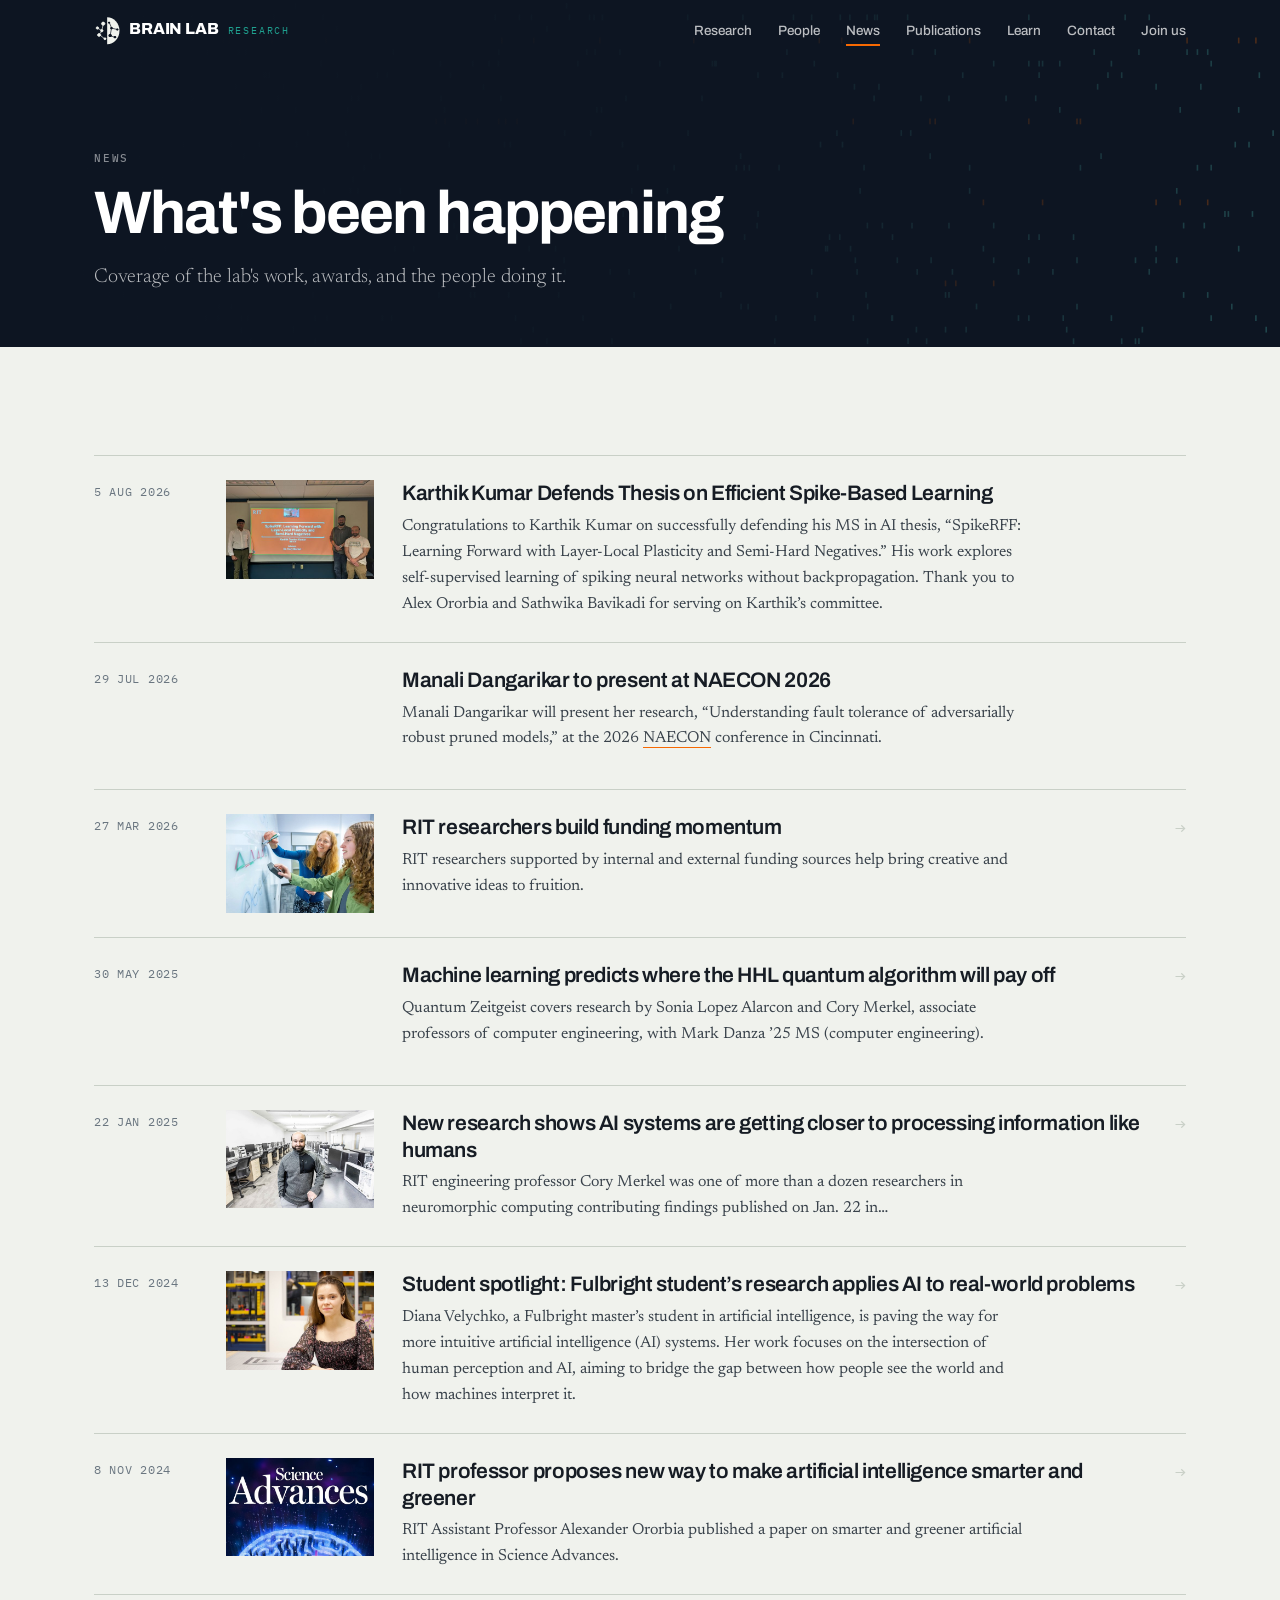
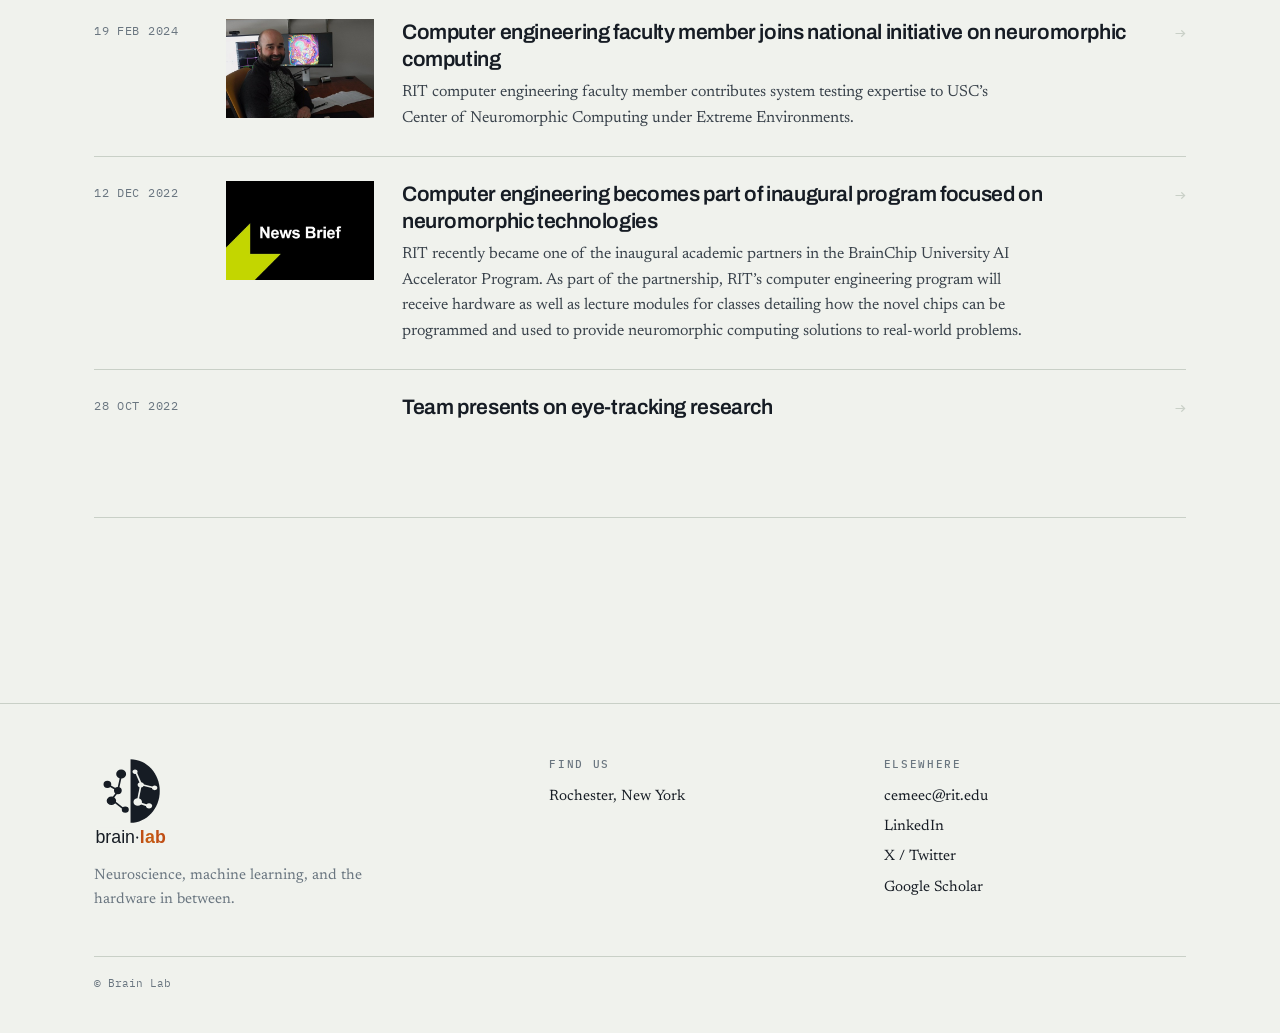
<file: news.html>
<!DOCTYPE html>
<html lang="en">
<head>
<meta charset="utf-8">
<meta name="viewport" content="width=device-width, initial-scale=1">
<title>News — Brain Lab</title>
<meta name="description" content="News and coverage from the Brain Lab.">
<link rel="canonical" href="https://www.brainlabresearch.org/news.html">
<meta property="og:title" content="News — Brain Lab">
<meta property="og:description" content="News and coverage from the Brain Lab.">
<meta property="og:image" content="https://www.brainlabresearch.org/assets/icons/og-card.png?v=f0b0af2d">
<meta property="og:image:width" content="1200">
<meta property="og:image:height" content="630">
<meta name="twitter:card" content="summary_large_image">
<link rel="preconnect" href="https://fonts.googleapis.com">
<link rel="preconnect" href="https://fonts.gstatic.com" crossorigin>
<link href="https://fonts.googleapis.com/css2?family=Archivo:wght@400;500;600;700;800&family=IBM+Plex+Mono:wght@400;500;600&family=Newsreader:ital,opsz,wght@0,6..72,300..700;1,6..72,300..500&display=swap" rel="stylesheet">
<link rel="alternate" type="application/rss+xml" title="Brain Lab — News" href="feed.xml">
<link rel="icon" href="assets/icons/favicon.svg?v=3132f404" type="image/svg+xml">
<link rel="apple-touch-icon" href="assets/icons/apple-touch-icon.png?v=1371a02b">
<link rel="stylesheet" href="assets/css/site.css?v=bb1b19fa">
</head>
<body>
<a class="skip" href="#main">Skip to content</a>

<nav class="nav" id="nav">
  <div class="nav-in">
    <a class="brand" href="index.html"><span class="brand-mark" aria-hidden="true"></span>BRAIN LAB <span>RESEARCH</span></a>
    <button class="nav-toggle" type="button" aria-expanded="false" aria-controls="nav-links" aria-label="Menu"><span></span><span></span><span></span></button>
    <div class="nav-links" id="nav-links">
      <a href="research.html">Research</a>
      <a href="people.html">People</a>
      <a href="news.html" aria-current="page">News</a>
      <a href="publications.html">Publications</a>
      <a href="learn.html">Learn</a>
      <a href="contact.html">Contact</a>
      <a href="index.html#join" class="nav-cta">Join us</a>
    </div>
  </div>
</nav>

<header class="pagehead">
  <canvas id="raster" aria-hidden="true"></canvas>
  <div class="wrap">
    <div class="eyebrow">News</div>
    <h1>What's been happening</h1>
    <p>Coverage of the lab's work, awards, and the people doing it.</p>
  </div>
</header>

<main id="main">
<section class="sec wrap reveal">

<!-- NEWS:START -->
  <div class="news-item">
    <span class="date">5 Aug 2026</span>
    <a class="thumb" href="assets/news/karthik-kumar-thesis-defense-large.jpg" aria-label="View larger image"><img src="assets/news/karthik-kumar-thesis-defense.jpg" alt="Three people standing either side of a projection screen showing the SpikeRFF thesis defence title slide." loading="lazy" onerror="this.closest('.thumb').remove()"></a>
    <span><h4>Karthik Kumar Defends Thesis on Efficient Spike-Based Learning</h4>
    <p>Congratulations to Karthik Kumar on successfully defending his MS in AI thesis, “SpikeRFF: Learning Forward with Layer-Local Plasticity and Semi-Hard Negatives.” His work explores self-supervised learning of spiking neural networks without backpropagation. Thank you to Alex Ororbia and Sathwika Bavikadi for serving on Karthik’s committee.</p></span>
    <span></span>
  </div>

  <div class="news-item">
    <span class="date">29 Jul 2026</span>
    <span class="thumb"></span>
    <span><h4>Manali Dangarikar to present at NAECON 2026</h4>
    <p>Manali Dangarikar will present her research, “Understanding fault tolerance of adversarially robust pruned models,” at the 2026 <a href="https://attend.ieee.org/naecon-2026/">NAECON</a> conference in Cincinnati.</p></span>
    <span></span>
  </div>

  <div class="news-item">
    <span class="date">27 Mar 2026</span>
    <a class="thumb" href="assets/news/rit-researchers-build-funding-momentum.jpg" aria-label="View larger image"><img src="assets/news/rit-researchers-build-funding-momentum.jpg" alt="" loading="lazy" onerror="this.closest('.thumb').remove()"></a>
    <span><h4><a href="https://www.rit.edu/news/rit-researchers-build-funding-momentum">RIT researchers build funding momentum</a></h4>
    <p>RIT researchers supported by internal and external funding sources help bring creative and innovative ideas to fruition.</p></span>
    <span class="arrow">→</span>
  </div>

  <div class="news-item">
    <span class="date">30 May 2025</span>
    <span class="thumb"></span>
    <span><h4><a href="https://quantumzeitgeist.com/quantum-machine-learning-predicts-suitability-of-hhl-algorithm-for-equations/">Machine learning predicts where the HHL quantum algorithm will pay off</a></h4>
    <p>Quantum Zeitgeist covers research by Sonia Lopez Alarcon and Cory Merkel, associate professors of computer engineering, with Mark Danza ’25 MS (computer engineering).</p></span>
    <span class="arrow">→</span>
  </div>

  <div class="news-item">
    <span class="date">22 Jan 2025</span>
    <a class="thumb" href="assets/news/new-research-shows-ai-systems-are-getting-closer-processing-information-humans.jpg" aria-label="View larger image"><img src="assets/news/new-research-shows-ai-systems-are-getting-closer-processing-information-humans.jpg" alt="" loading="lazy" onerror="this.closest('.thumb').remove()"></a>
    <span><h4><a href="https://www.rit.edu/news/new-research-shows-ai-systems-are-getting-closer-processing-information-humans">New research shows AI systems are getting closer to processing information like humans</a></h4>
    <p>RIT engineering professor Cory Merkel was one of more than a dozen researchers in neuromorphic computing contributing findings published on Jan. 22 in…</p></span>
    <span class="arrow">→</span>
  </div>

  <div class="news-item">
    <span class="date">13 Dec 2024</span>
    <a class="thumb" href="assets/news/student-spotlight-fulbright-students-research-applies-ai-real-world-problems.jpg" aria-label="View larger image"><img src="assets/news/student-spotlight-fulbright-students-research-applies-ai-real-world-problems.jpg" alt="" loading="lazy" onerror="this.closest('.thumb').remove()"></a>
    <span><h4><a href="https://www.rit.edu/news/student-spotlight-fulbright-students-research-applies-ai-real-world-problems">Student spotlight: Fulbright student’s research applies AI to real-world problems</a></h4>
    <p>Diana Velychko, a Fulbright master’s student in artificial intelligence, is paving the way for more intuitive artificial intelligence (AI) systems. Her work focuses on the intersection of human perception and AI, aiming to bridge the gap between how people see the world and how machines interpret it.</p></span>
    <span class="arrow">→</span>
  </div>

  <div class="news-item">
    <span class="date">8 Nov 2024</span>
    <a class="thumb" href="assets/news/rit-professor-proposes-new-way-make-artificial-intelligence-smarter-and-greener.jpg" aria-label="View larger image"><img src="assets/news/rit-professor-proposes-new-way-make-artificial-intelligence-smarter-and-greener.jpg" alt="" loading="lazy" onerror="this.closest('.thumb').remove()"></a>
    <span><h4><a href="https://www.rit.edu/news/rit-professor-proposes-new-way-make-artificial-intelligence-smarter-and-greener">RIT professor proposes new way to make artificial intelligence smarter and greener</a></h4>
    <p>RIT Assistant Professor Alexander Ororbia published a paper on smarter and greener artificial intelligence in Science Advances.</p></span>
    <span class="arrow">→</span>
  </div>

  <div class="news-item">
    <span class="date">19 Feb 2024</span>
    <a class="thumb" href="assets/news/computer-engineering-faculty-member-joins-national-initiative-neuromorphic-computing.jpg" aria-label="View larger image"><img src="assets/news/computer-engineering-faculty-member-joins-national-initiative-neuromorphic-computing.jpg" alt="" loading="lazy" onerror="this.closest('.thumb').remove()"></a>
    <span><h4><a href="https://www.rit.edu/news/computer-engineering-faculty-member-joins-national-initiative-neuromorphic-computing">Computer engineering faculty member joins national initiative on neuromorphic computing</a></h4>
    <p>RIT computer engineering faculty member contributes system testing expertise to USC’s Center of Neuromorphic Computing under Extreme Environments.</p></span>
    <span class="arrow">→</span>
  </div>

  <div class="news-item">
    <span class="date">12 Dec 2022</span>
    <a class="thumb" href="assets/news/computer-engineering-becomes-part-inaugural-program-focused-neuromorphic-technologies.jpg" aria-label="View larger image"><img src="assets/news/computer-engineering-becomes-part-inaugural-program-focused-neuromorphic-technologies.jpg" alt="" loading="lazy" onerror="this.closest('.thumb').remove()"></a>
    <span><h4><a href="https://www.rit.edu/news/computer-engineering-becomes-part-inaugural-program-focused-neuromorphic-technologies">Computer engineering becomes part of inaugural program focused on neuromorphic technologies</a></h4>
    <p>RIT recently became one of the inaugural academic partners in the BrainChip University AI Accelerator Program. As part of the partnership, RIT’s computer engineering program will receive hardware as well as lecture modules for classes detailing how the novel chips can be programmed and used to provide neuromorphic computing solutions to real-world problems.</p></span>
    <span class="arrow">→</span>
  </div>

  <div class="news-item">
    <span class="date">28 Oct 2022</span>
    <span class="thumb"></span>
    <span><h4><a href="https://www.rit.edu/news/team-presents-eye-tracking-research">Team presents on eye-tracking research</a></h4>
    <p></p></span>
    <span class="arrow">→</span>
  </div>

  <!-- NEWS:END -->
  <!-- The list above is GENERATED from RIT's Brain Lab news index.
       Do not hand-edit it — run  node tools/fetch-news.mjs  and it is rebuilt,
       and the newest three are mirrored onto index.html at the same time.
       For a story that is not on rit.edu, add it to MANUAL in that script. -->

</section>
</main>

<footer>
  <div class="wrap">
    <div class="foot">
      <div>
        <img class="foot-mark" src="assets/icons/logo.svg?v=d911424f" alt="Brain Lab" width="150" height="183">
        <p style="color:var(--muted);max-width:34ch;font-size:15px">Neuroscience, machine learning, and the hardware in between.</p>
      </div>
      <div>
        <h5>Find us</h5>
        <p>Rochester, New York</p>
      </div>
      <div>
        <h5>Elsewhere</h5>
        <a href="mailto:cemeec@rit.edu">cemeec@rit.edu</a>
        <a href="https://www.linkedin.com/company/ritbrainlab">LinkedIn</a>
        <a href="https://twitter.com/ritbrainlab">X / Twitter</a>
        <a href="https://scholar.google.com/citations?hl=en&user=YnhtWqYAAAAJ&view_op=list_works&sortby=pubdate">Google Scholar</a>
      </div>
    </div>
    <div class="colophon">
      <span>© Brain Lab</span>
    </div>
  </div>
</footer>

<script src="assets/js/site.js?v=11ef15c7"></script>
</body>
</html>
</file>
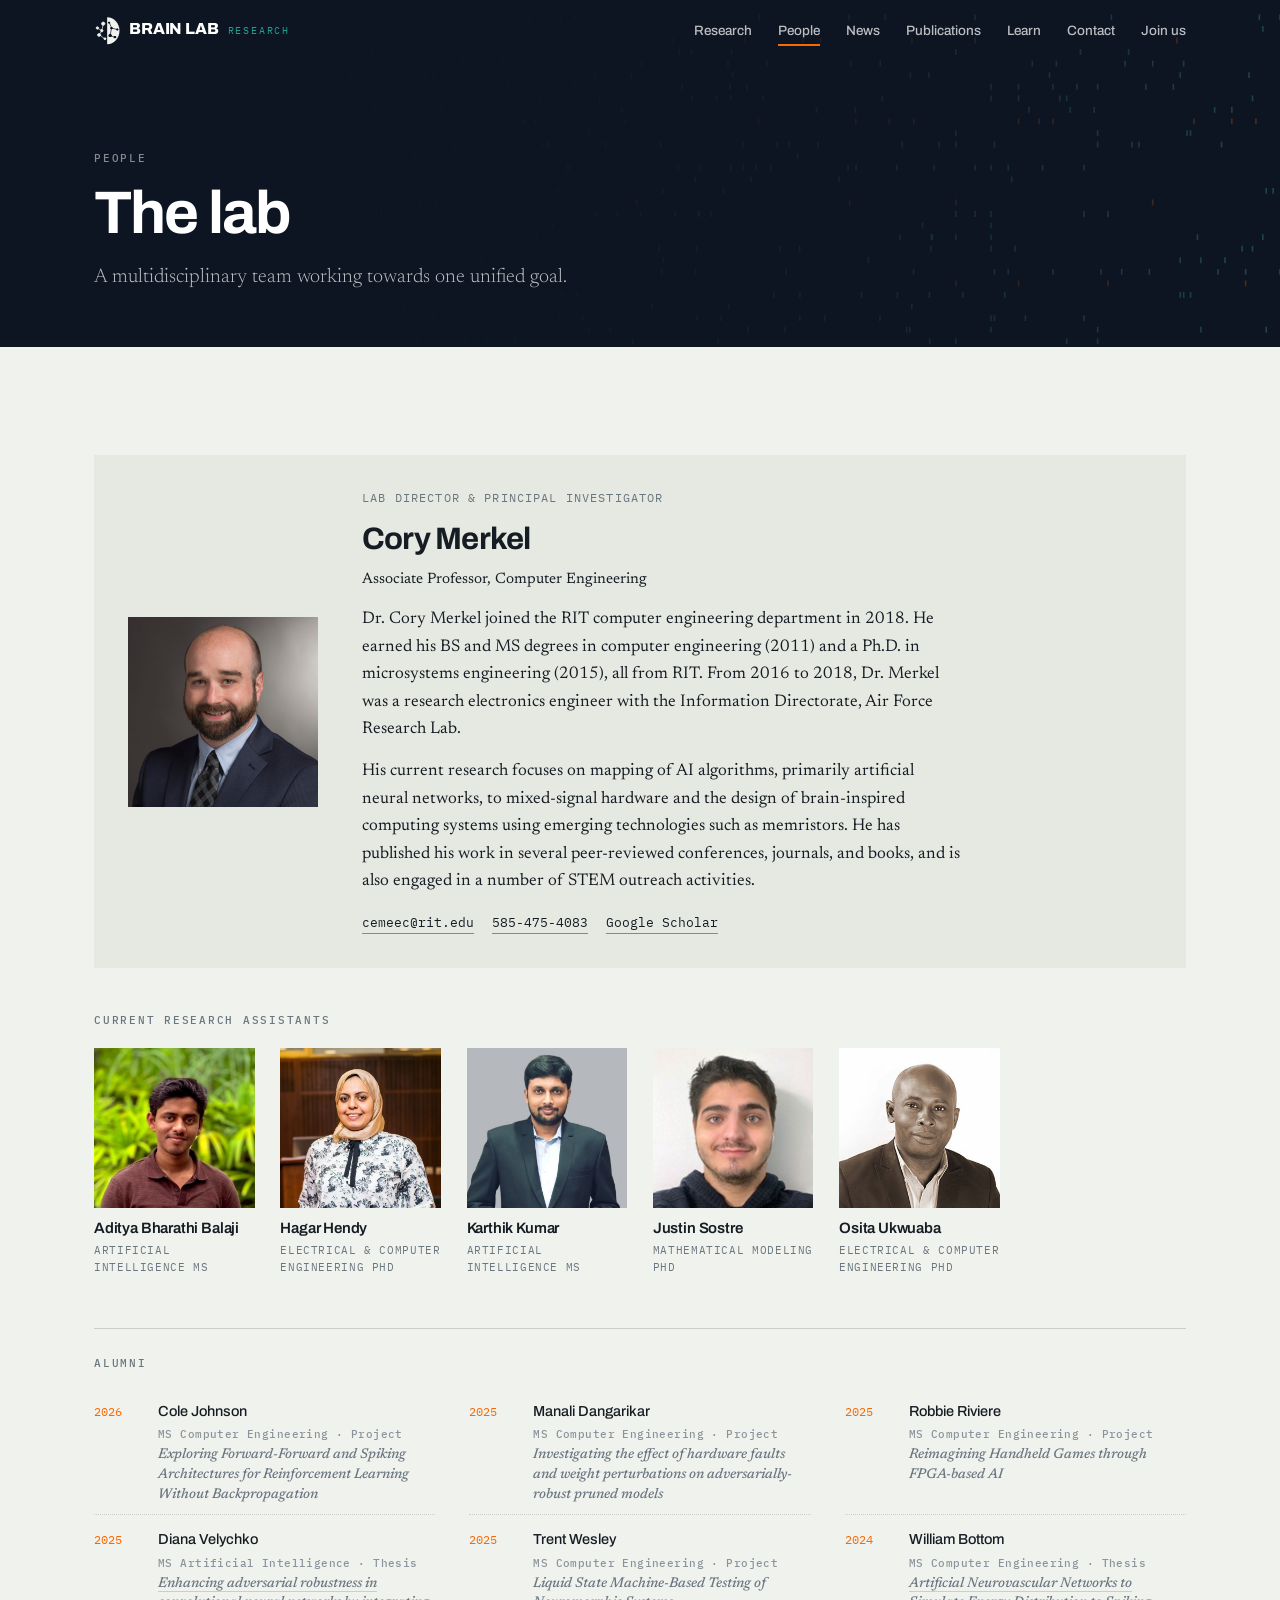
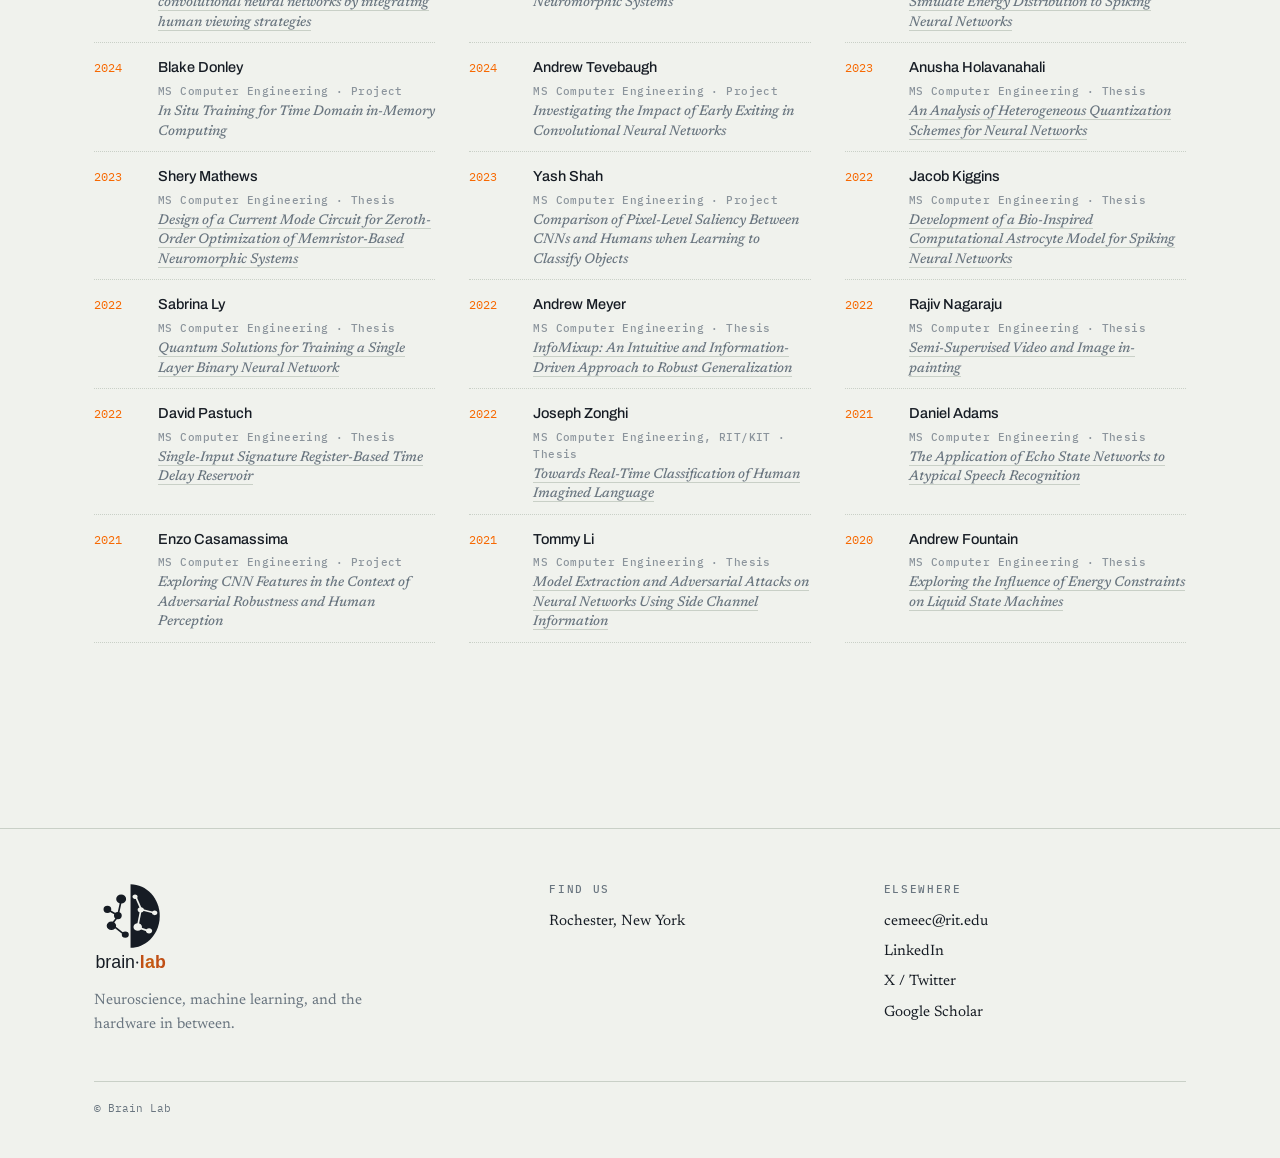
<file: people.html>
<!DOCTYPE html>
<html lang="en">
<head>
<meta charset="utf-8">
<meta name="viewport" content="width=device-width, initial-scale=1">
<title>People — Brain Lab</title>
<meta name="description" content="The Brain Lab: principal investigator Cory Merkel, current doctoral research assistants, and lab alumni.">
<link rel="canonical" href="https://www.brainlabresearch.org/people.html">
<meta property="og:title" content="People — Brain Lab">
<meta property="og:description" content="Principal investigator, current research assistants, and alumni of the Brain Lab.">
<meta property="og:image" content="https://www.brainlabresearch.org/assets/icons/og-card.png?v=f0b0af2d">
<meta property="og:image:width" content="1200">
<meta property="og:image:height" content="630">
<meta name="twitter:card" content="summary_large_image">
<link rel="preconnect" href="https://fonts.googleapis.com">
<link rel="preconnect" href="https://fonts.gstatic.com" crossorigin>
<link href="https://fonts.googleapis.com/css2?family=Archivo:wght@400;500;600;700;800&family=IBM+Plex+Mono:wght@400;500;600&family=Newsreader:ital,opsz,wght@0,6..72,300..700;1,6..72,300..500&display=swap" rel="stylesheet">
<link rel="alternate" type="application/rss+xml" title="Brain Lab — News" href="feed.xml">
<link rel="icon" href="assets/icons/favicon.svg?v=3132f404" type="image/svg+xml">
<link rel="apple-touch-icon" href="assets/icons/apple-touch-icon.png?v=1371a02b">
<link rel="stylesheet" href="assets/css/site.css?v=bb1b19fa">
</head>
<body>
<a class="skip" href="#main">Skip to content</a>

<nav class="nav" id="nav">
  <div class="nav-in">
    <a class="brand" href="index.html"><span class="brand-mark" aria-hidden="true"></span>BRAIN LAB <span>RESEARCH</span></a>
    <button class="nav-toggle" type="button" aria-expanded="false" aria-controls="nav-links" aria-label="Menu"><span></span><span></span><span></span></button>
    <div class="nav-links" id="nav-links">
      <a href="research.html">Research</a>
      <a href="people.html" aria-current="page">People</a>
      <a href="news.html">News</a>
      <a href="publications.html">Publications</a>
      <a href="learn.html">Learn</a>
      <a href="contact.html">Contact</a>
      <a href="index.html#join" class="nav-cta">Join us</a>
    </div>
  </div>
</nav>

<header class="pagehead">
  <canvas id="raster" aria-hidden="true"></canvas>
  <div class="wrap">
    <div class="eyebrow">People</div>
    <h1>The lab</h1>
    <p>A multidisciplinary team working towards one unified goal.</p>
  </div>
</header>

<main id="main">
<section class="sec wrap reveal">

  <div class="pi">
    <div class="avatar">
      <div class="initials">CM</div>
      <img src="assets/people/cory-merkel.jpg" alt="Cory Merkel" loading="lazy" onerror="this.remove()">
    </div>
    <div>
      <div class="role">Lab director &amp; principal investigator</div>
      <h3>Cory Merkel</h3>
      <p class="title">Associate Professor, Computer Engineering</p>
      <p>Dr. Cory Merkel joined the RIT computer engineering department in 2018. He earned his BS and MS degrees in computer engineering (2011) and a Ph.D. in microsystems engineering (2015), all from RIT. From 2016 to 2018, Dr. Merkel was a research electronics engineer with the Information Directorate, Air Force Research Lab.</p>
      <p>His current research focuses on mapping of AI algorithms, primarily artificial neural networks, to mixed-signal hardware and the design of brain-inspired computing systems using emerging technologies such as memristors. He has published his work in several peer-reviewed conferences, journals, and books, and is also engaged in a number of STEM outreach activities.</p>
      <div class="contact">
        <a href="mailto:cemeec@rit.edu">cemeec@rit.edu</a>
        <a href="tel:+15854754083">585-475-4083</a>
        <a href="https://scholar.google.com/citations?hl=en&user=YnhtWqYAAAAJ&view_op=list_works&sortby=pubdate">Google Scholar</a>
      </div>
    </div>
  </div>

  <div class="eyebrow" style="margin-bottom:18px">Current research assistants</div>
  <div class="people-grid">

    <!-- Buttons, not links: these open a bio dialog rather than navigating.
         Each one names the dialog it controls via aria-controls. -->
    <button type="button" class="member" data-bio="bio-aditya-balaji" aria-haspopup="dialog">
      <div class="avatar"><div class="initials">AB</div><img src="assets/people/aditya-balaji.jpg" alt="" loading="lazy" onerror="this.remove()"></div>
      <div class="name">Aditya Bharathi Balaji</div><div class="prog">Artificial Intelligence MS</div></button>

    <button type="button" class="member" data-bio="bio-hagar-hendy" aria-haspopup="dialog">
      <div class="avatar"><div class="initials">HH</div><img src="assets/people/hagar-hendy.jpg" alt="" loading="lazy" onerror="this.remove()"></div>
      <div class="name">Hagar Hendy</div><div class="prog">Electrical &amp; Computer Engineering PhD</div></button>

    <button type="button" class="member" data-bio="bio-karthik-kumar" aria-haspopup="dialog">
      <div class="avatar"><div class="initials">KK</div><img src="assets/people/karthik-kumar.jpg" alt="" loading="lazy" onerror="this.remove()"></div>
      <div class="name">Karthik Kumar</div><div class="prog">Artificial Intelligence MS</div></button>

    <button type="button" class="member" data-bio="bio-justin-sostre" aria-haspopup="dialog">
      <div class="avatar"><div class="initials">JS</div><img src="assets/people/justin-sostre.jpg" alt="" loading="lazy" onerror="this.remove()"></div>
      <div class="name">Justin Sostre</div><div class="prog">Mathematical Modeling PhD</div></button>

    <button type="button" class="member" data-bio="bio-osita-ukwuaba" aria-haspopup="dialog">
      <div class="avatar"><div class="initials">OU</div><img src="assets/people/osita-ukwuaba.jpg" alt="" loading="lazy" onerror="this.remove()"></div>
      <div class="name">Osita Ukwuaba</div><div class="prog">Electrical &amp; Computer Engineering PhD</div></button>

  </div>

  <!-- Bio dialogs. Native <dialog> — Escape closes it, focus is trapped, and the
       page behind is inert, all without writing any of that ourselves.
       To add one: copy a block, give it a unique id, and point a member button's
       data-bio at that id. -->
  <dialog class="bio" id="bio-aditya-balaji" aria-labelledby="bio-aditya-balaji-name">
    <button type="button" class="bio-x" aria-label="Close">&times;</button>
    <div class="bio-in">
      <div class="avatar"><div class="initials">AB</div><img src="assets/people/aditya-balaji.jpg" alt="Aditya Bharathi Balaji" loading="lazy" onerror="this.remove()"></div>
      <div>
        <h3 id="bio-aditya-balaji-name">Aditya Bharathi Balaji</h3>
        <p class="prog">Artificial Intelligence MS</p>
        <p>Aditya is a second-year master's student in artificial intelligence and a research assistant at RIT, working on spiking neural networks, liquid state machines, and dynamical systems theory.</p>
      </div>
    </div>
  </dialog>

  <dialog class="bio" id="bio-hagar-hendy" aria-labelledby="bio-hagar-hendy-name">
    <button type="button" class="bio-x" aria-label="Close">&times;</button>
    <div class="bio-in">
      <div class="avatar"><div class="initials">HH</div><img src="assets/people/hagar-hendy.jpg" alt="Hagar Hendy" loading="lazy" onerror="this.remove()"></div>
      <div>
        <h3 id="bio-hagar-hendy-name">Hagar Hendy</h3>
        <p class="prog">Electrical &amp; Computer Engineering PhD</p>
        <p>Hagar is a student in the Electrical and Computer Engineering PhD program at RIT. She received her MSc from the Faculty of Engineering, Ain Shams University, Cairo, Egypt, where her research focused on designing read/write circuits for multi-bit memristor memories. Her PhD work is in neuromorphic circuit design based on memristor devices.</p>
      </div>
    </div>
  </dialog>

  <dialog class="bio" id="bio-osita-ukwuaba" aria-labelledby="bio-osita-ukwuaba-name">
    <button type="button" class="bio-x" aria-label="Close">&times;</button>
    <div class="bio-in">
      <div class="avatar"><div class="initials">OU</div><img src="assets/people/osita-ukwuaba.jpg" alt="Osita Ukwuaba" loading="lazy" onerror="this.remove()"></div>
      <div>
        <h3 id="bio-osita-ukwuaba-name">Osita Ukwuaba</h3>
        <p class="prog">Electrical &amp; Computer Engineering PhD</p>
        <!-- TODO: no bio written yet — replace this line with a real one. -->
        <p>Osita is a PhD student in electrical and computer engineering at RIT.</p>
      </div>
    </div>
  </dialog>

  <dialog class="bio" id="bio-karthik-kumar" aria-labelledby="bio-karthik-kumar-name">
    <button type="button" class="bio-x" aria-label="Close">&times;</button>
    <div class="bio-in">
      <div class="avatar"><div class="initials">KK</div><img src="assets/people/karthik-kumar.jpg" alt="Karthik Kumar" loading="lazy" onerror="this.remove()"></div>
      <div>
        <h3 id="bio-karthik-kumar-name">Karthik Kumar</h3>
        <p class="prog">Artificial Intelligence MS</p>
        <p>Karthik is an MS student in artificial intelligence at RIT. His research focuses on contrastive learning for spiking neural networks, and on hardware efficiency.</p>
      </div>
    </div>
  </dialog>

  <dialog class="bio" id="bio-justin-sostre" aria-labelledby="bio-justin-sostre-name">
    <button type="button" class="bio-x" aria-label="Close">&times;</button>
    <div class="bio-in">
      <div class="avatar"><div class="initials">JS</div><img src="assets/people/justin-sostre.jpg" alt="Justin Sostre" loading="lazy" onerror="this.remove()"></div>
      <div>
        <h3 id="bio-justin-sostre-name">Justin Sostre</h3>
        <p class="prog">Mathematical Modeling PhD</p>
        <!-- TODO: no bio exists for Justin — his RIT page carries only the
             programme line, so nothing was written here rather than invented.
             Replace this paragraph with a real bio. -->
        <p>Justin is a PhD student in Mathematical Modeling at RIT, working with the Brain Lab.</p>
      </div>
    </div>
  </dialog>

  <div class="alumni">
    <div class="eyebrow" style="margin-bottom:18px">Alumni</div>
    <div class="alum-list">

      <div class="alum"><span class="yr">2026</span><span class="who">Cole Johnson<span class="deg">MS Computer Engineering · Project</span><span class="th">Exploring Forward-Forward and Spiking Architectures for Reinforcement Learning Without Backpropagation</span></span></div>

      <div class="alum"><span class="yr">2025</span><span class="who">Manali Dangarikar<span class="deg">MS Computer Engineering · Project</span><span class="th">Investigating the effect of hardware faults and weight perturbations on adversarially-robust pruned models</span></span></div>
      <div class="alum"><span class="yr">2025</span><span class="who">Robbie Riviere<span class="deg">MS Computer Engineering · Project</span><span class="th">Reimagining Handheld Games through FPGA-based AI</span></span></div>
      <div class="alum"><span class="yr">2025</span><span class="who">Diana Velychko<span class="deg">MS Artificial Intelligence · Thesis</span><span class="th"><a href="https://repository.rit.edu/theses/12285">Enhancing adversarial robustness in convolutional neural networks by integrating human viewing strategies</a></span></span></div>
      <div class="alum"><span class="yr">2025</span><span class="who">Trent Wesley<span class="deg">MS Computer Engineering · Project</span><span class="th">Liquid State Machine-Based Testing of Neuromorphic Systems</span></span></div>

      <div class="alum"><span class="yr">2024</span><span class="who">William Bottom<span class="deg">MS Computer Engineering · Thesis</span><span class="th"><a href="https://repository.rit.edu/theses/11987">Artificial Neurovascular Networks to Simulate Energy Distribution to Spiking Neural Networks</a></span></span></div>
      <div class="alum"><span class="yr">2024</span><span class="who">Blake Donley<span class="deg">MS Computer Engineering · Project</span><span class="th">In Situ Training for Time Domain in-Memory Computing</span></span></div>
      <div class="alum"><span class="yr">2024</span><span class="who">Andrew Tevebaugh<span class="deg">MS Computer Engineering · Project</span><span class="th">Investigating the Impact of Early Exiting in Convolutional Neural Networks</span></span></div>

      <div class="alum"><span class="yr">2023</span><span class="who">Anusha Holavanahali<span class="deg">MS Computer Engineering · Thesis</span><span class="th"><a href="https://repository.rit.edu/theses/11419">An Analysis of Heterogeneous Quantization Schemes for Neural Networks</a></span></span></div>
      <div class="alum"><span class="yr">2023</span><span class="who">Shery Mathews<span class="deg">MS Computer Engineering · Thesis</span><span class="th"><a href="https://repository.rit.edu/theses/11584">Design of a Current Mode Circuit for Zeroth-Order Optimization of Memristor-Based Neuromorphic Systems</a></span></span></div>
      <div class="alum"><span class="yr">2023</span><span class="who">Yash Shah<span class="deg">MS Computer Engineering · Project</span><span class="th">Comparison of Pixel-Level Saliency Between CNNs and Humans when Learning to Classify Objects</span></span></div>

      <div class="alum"><span class="yr">2022</span><span class="who">Jacob Kiggins<span class="deg">MS Computer Engineering · Thesis</span><span class="th"><a href="https://repository.rit.edu/theses/11373">Development of a Bio-Inspired Computational Astrocyte Model for Spiking Neural Networks</a></span></span></div>
      <div class="alum"><span class="yr">2022</span><span class="who">Sabrina Ly<span class="deg">MS Computer Engineering · Thesis</span><span class="th"><a href="https://repository.rit.edu/theses/11151">Quantum Solutions for Training a Single Layer Binary Neural Network</a></span></span></div>
      <div class="alum"><span class="yr">2022</span><span class="who">Andrew Meyer<span class="deg">MS Computer Engineering · Thesis</span><span class="th"><a href="https://repository.rit.edu/theses/11248">InfoMixup: An Intuitive and Information-Driven Approach to Robust Generalization</a></span></span></div>
      <div class="alum"><span class="yr">2022</span><span class="who">Rajiv Nagaraju<span class="deg">MS Computer Engineering · Thesis</span><span class="th"><a href="https://repository.rit.edu/theses/11111">Semi-Supervised Video and Image in-painting</a></span></span></div>
      <div class="alum"><span class="yr">2022</span><span class="who">David Pastuch<span class="deg">MS Computer Engineering · Thesis</span><span class="th"><a href="https://repository.rit.edu/theses/11108">Single-Input Signature Register-Based Time Delay Reservoir</a></span></span></div>
      <div class="alum"><span class="yr">2022</span><span class="who">Joseph Zonghi<span class="deg">MS Computer Engineering, RIT/KIT · Thesis</span><span class="th"><a href="https://repository.rit.edu/theses/11263">Towards Real-Time Classification of Human Imagined Language</a></span></span></div>

      <div class="alum"><span class="yr">2021</span><span class="who">Daniel Adams<span class="deg">MS Computer Engineering · Thesis</span><span class="th"><a href="https://repository.rit.edu/theses/10746">The Application of Echo State Networks to Atypical Speech Recognition</a></span></span></div>
      <div class="alum"><span class="yr">2021</span><span class="who">Enzo Casamassima<span class="deg">MS Computer Engineering · Project</span><span class="th">Exploring CNN Features in the Context of Adversarial Robustness and Human Perception</span></span></div>
      <div class="alum"><span class="yr">2021</span><span class="who">Tommy Li<span class="deg">MS Computer Engineering · Thesis</span><span class="th"><a href="https://repository.rit.edu/theses/10704">Model Extraction and Adversarial Attacks on Neural Networks Using Side Channel Information</a></span></span></div>

      <div class="alum"><span class="yr">2020</span><span class="who">Andrew Fountain<span class="deg">MS Computer Engineering · Thesis</span><span class="th"><a href="https://repository.rit.edu/theses/10522">Exploring the Influence of Energy Constraints on Liquid State Machines</a></span></span></div>
    </div>
  </div>

</section>
</main>

<footer>
  <div class="wrap">
    <div class="foot">
      <div>
        <img class="foot-mark" src="assets/icons/logo.svg?v=d911424f" alt="Brain Lab" width="150" height="183">
        <p style="color:var(--muted);max-width:34ch;font-size:15px">Neuroscience, machine learning, and the hardware in between.</p>
      </div>
      <div>
        <h5>Find us</h5>
        <p>Rochester, New York</p>
      </div>
      <div>
        <h5>Elsewhere</h5>
        <a href="mailto:cemeec@rit.edu">cemeec@rit.edu</a>
        <a href="https://www.linkedin.com/company/ritbrainlab">LinkedIn</a>
        <a href="https://twitter.com/ritbrainlab">X / Twitter</a>
        <a href="https://scholar.google.com/citations?hl=en&user=YnhtWqYAAAAJ&view_op=list_works&sortby=pubdate">Google Scholar</a>
      </div>
    </div>
    <div class="colophon">
      <span>© Brain Lab</span>
    </div>
  </div>
</footer>

<script src="assets/js/site.js?v=11ef15c7"></script>
</body>
</html>
</file>
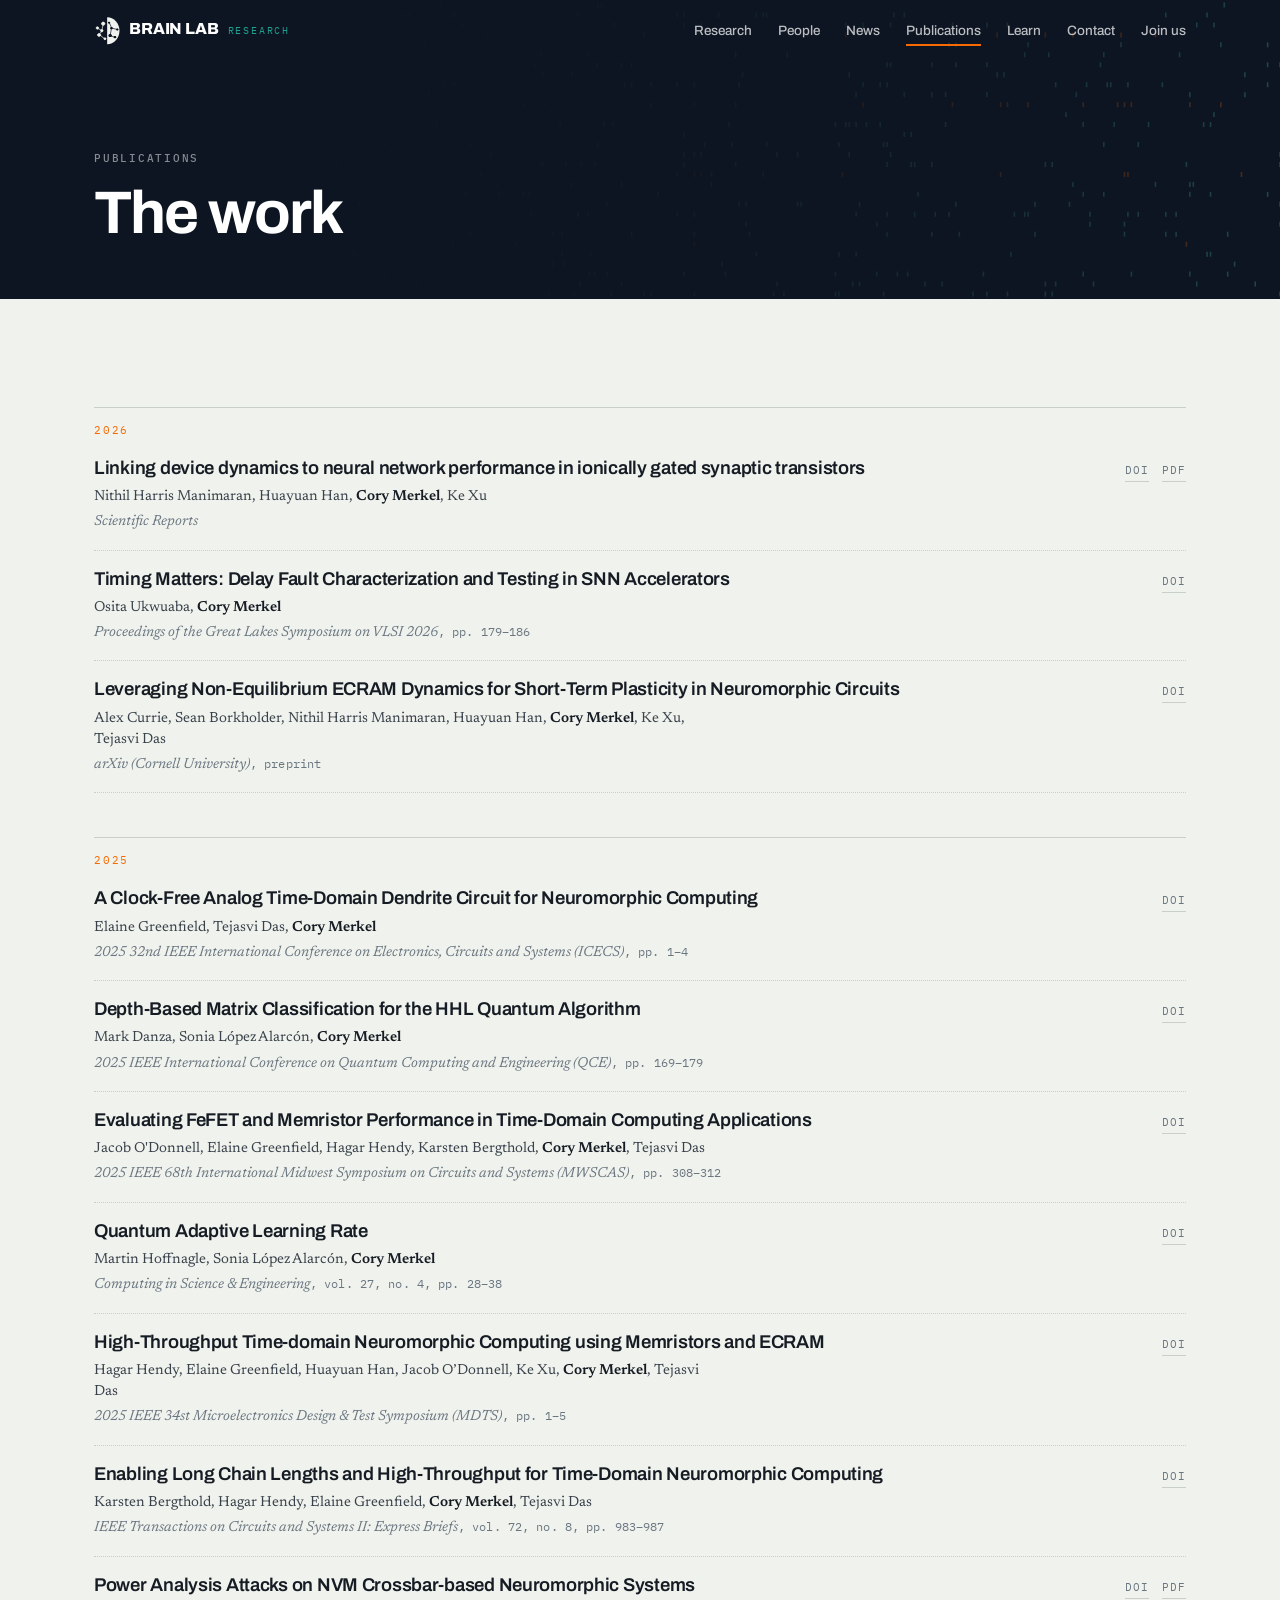
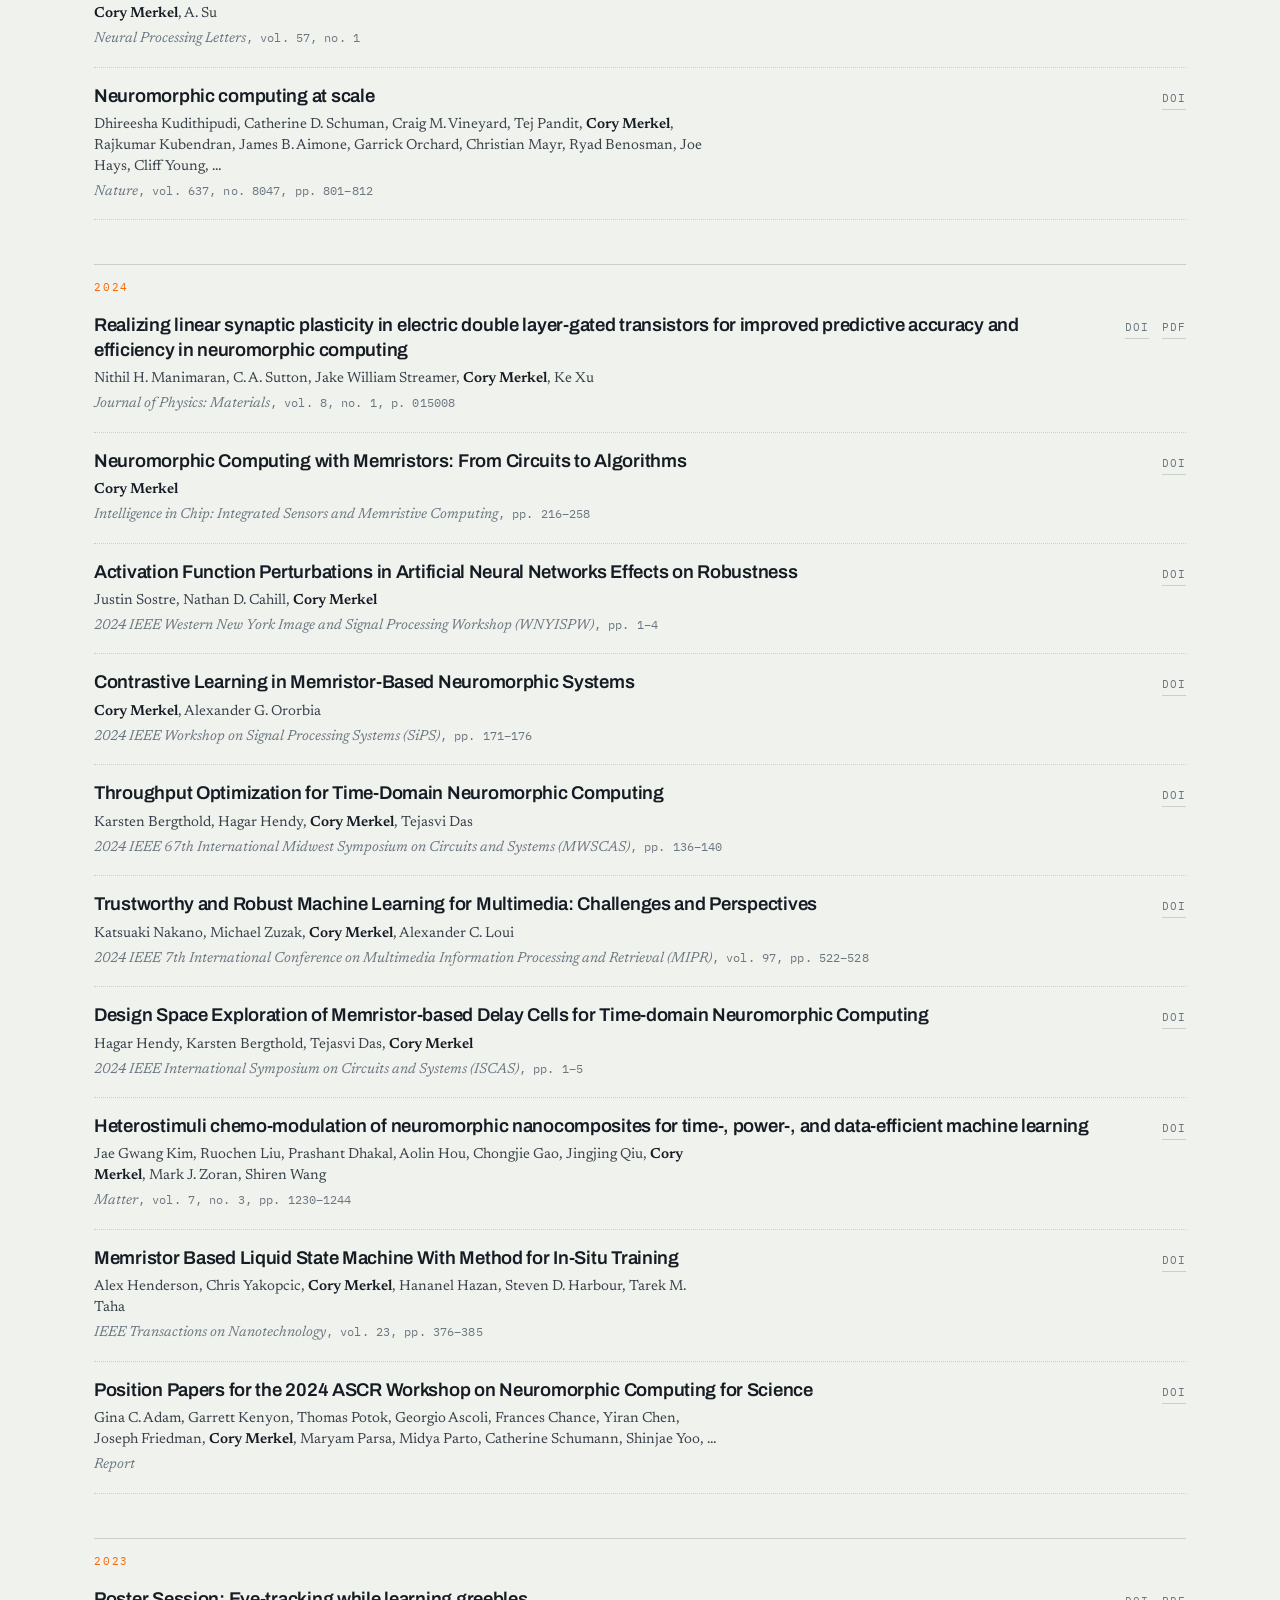
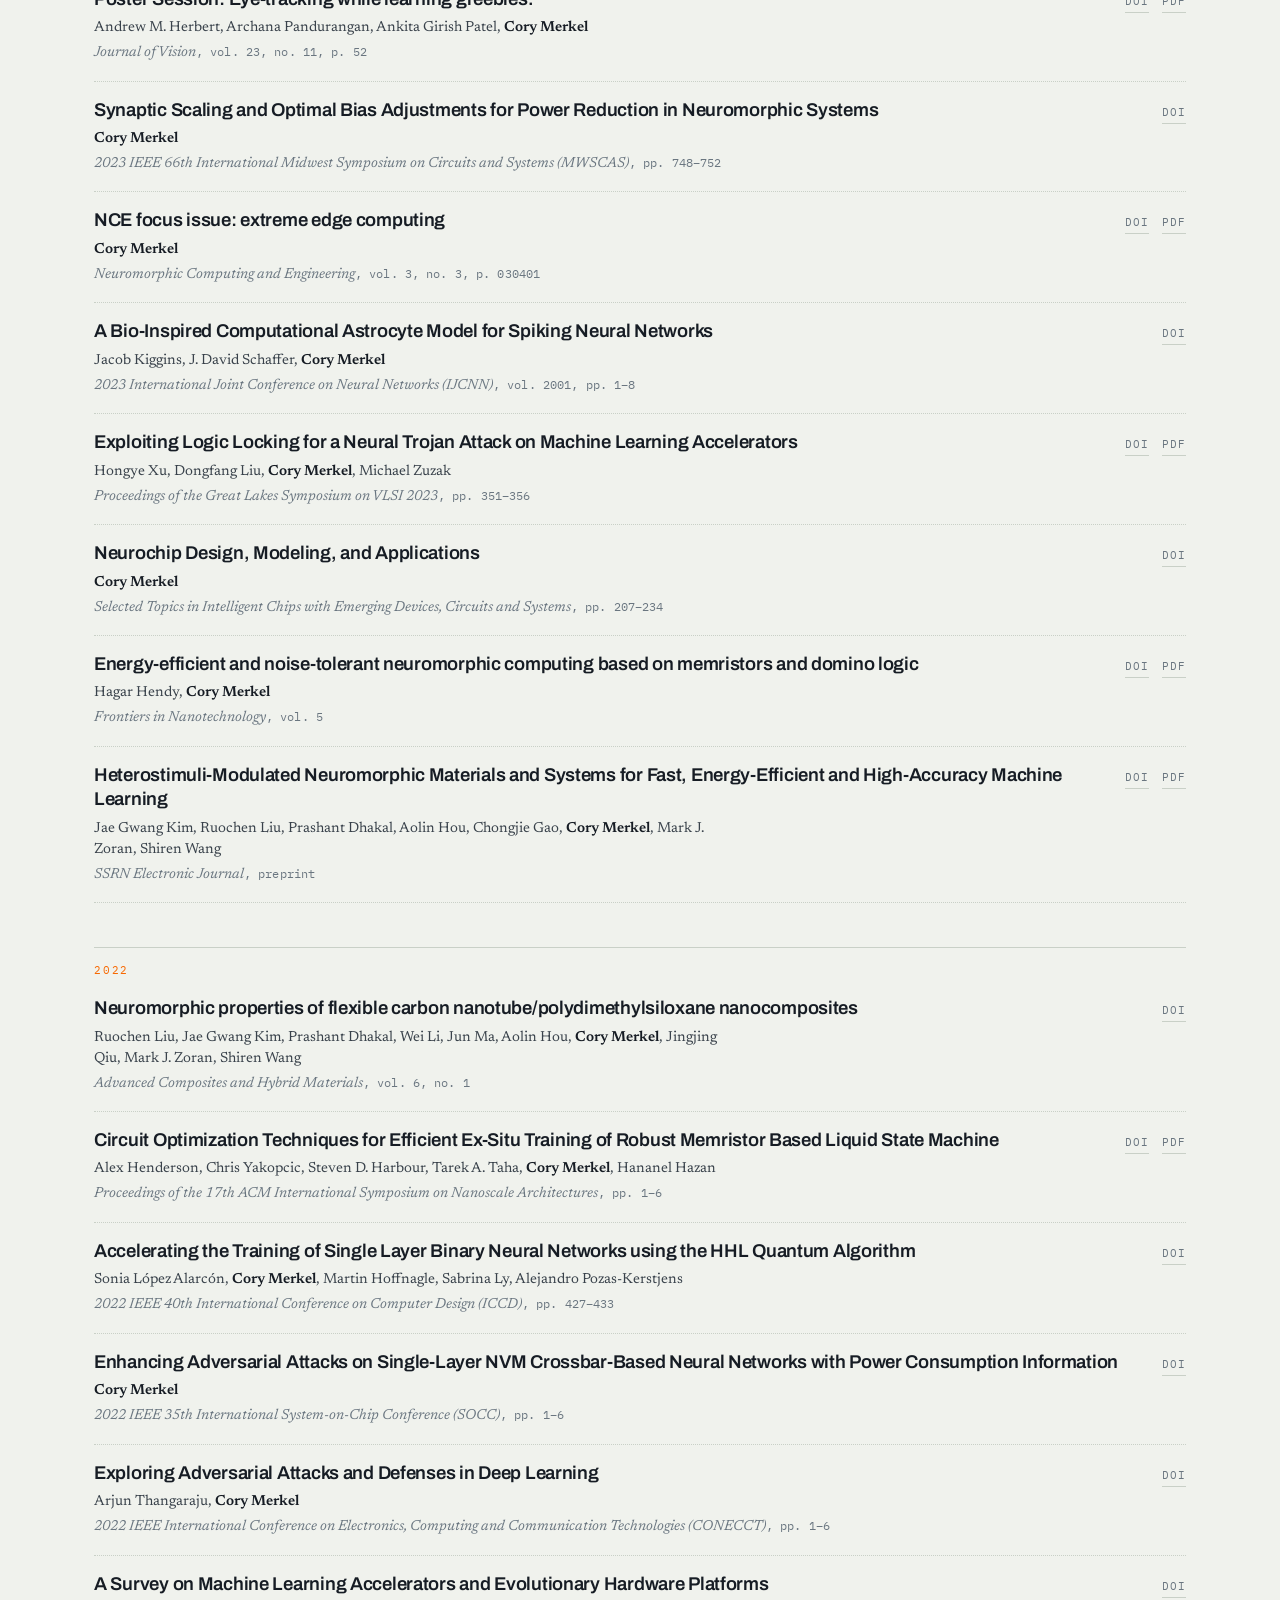
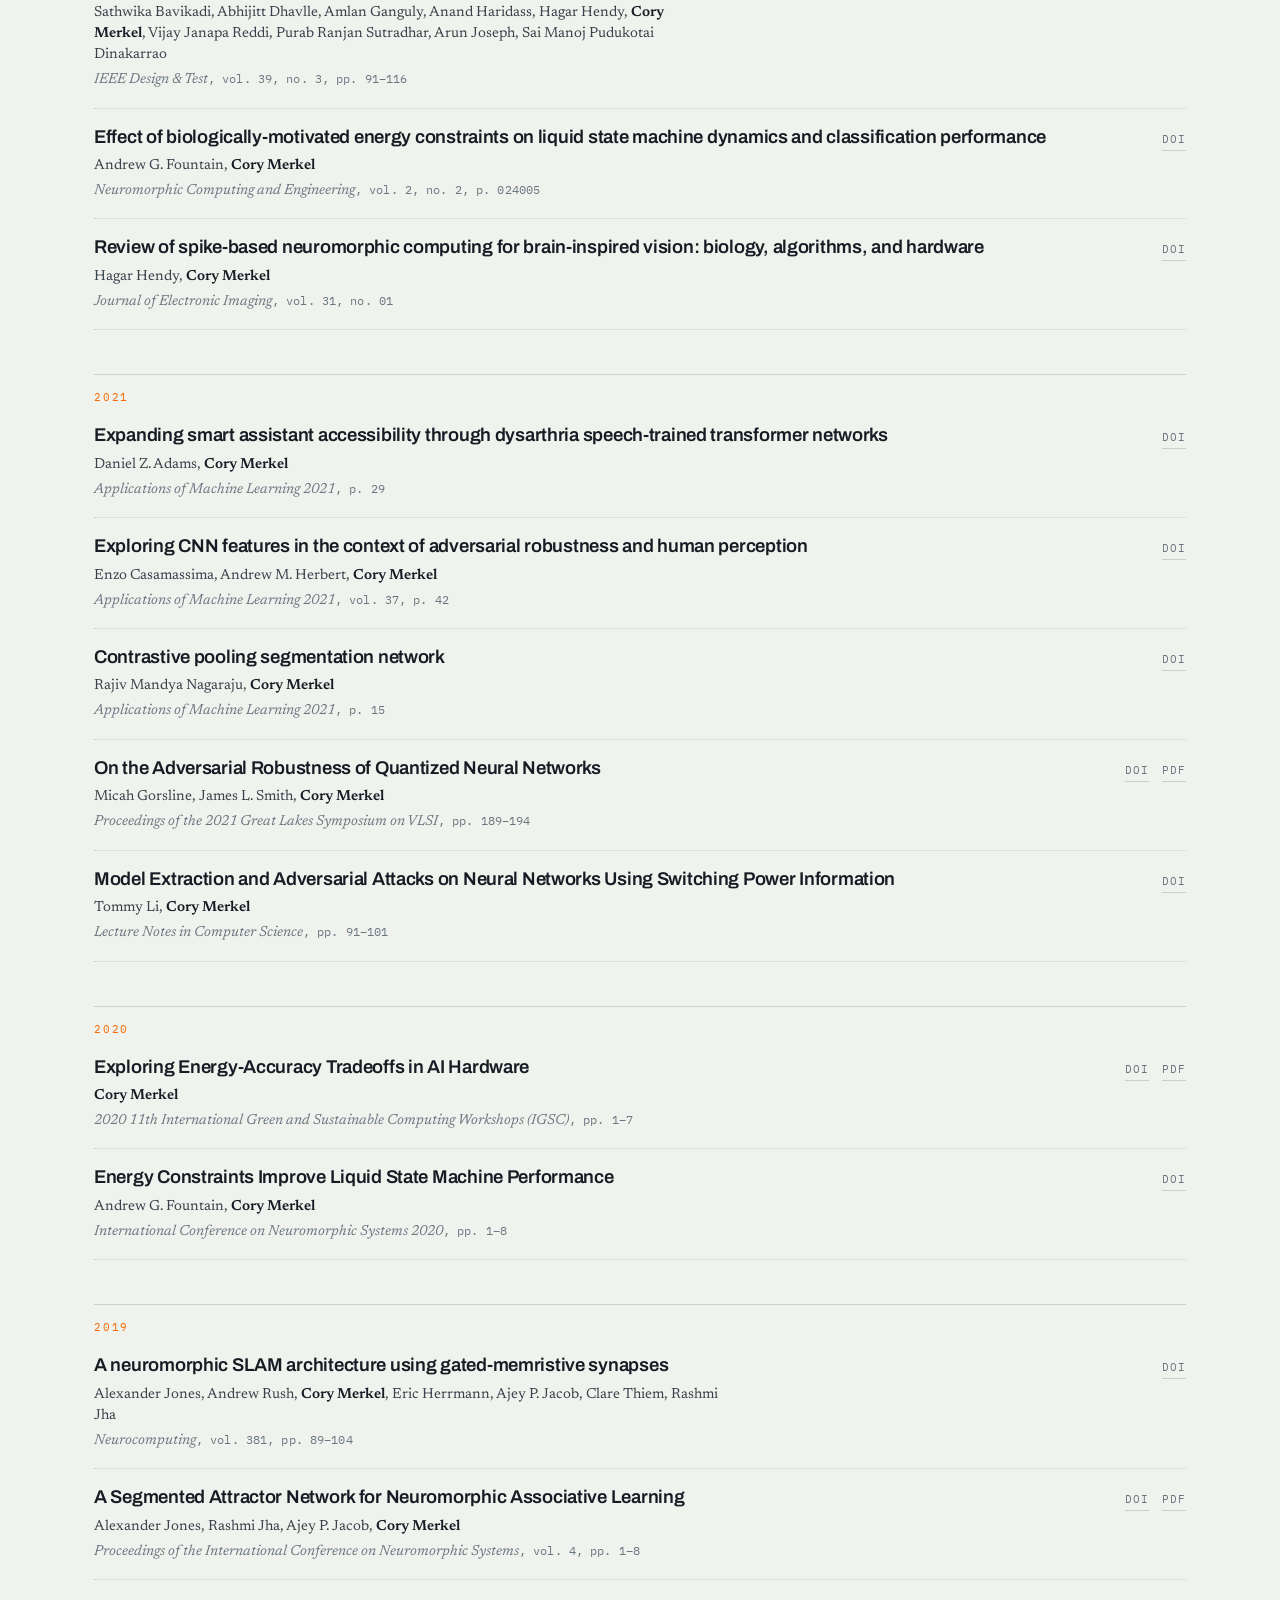
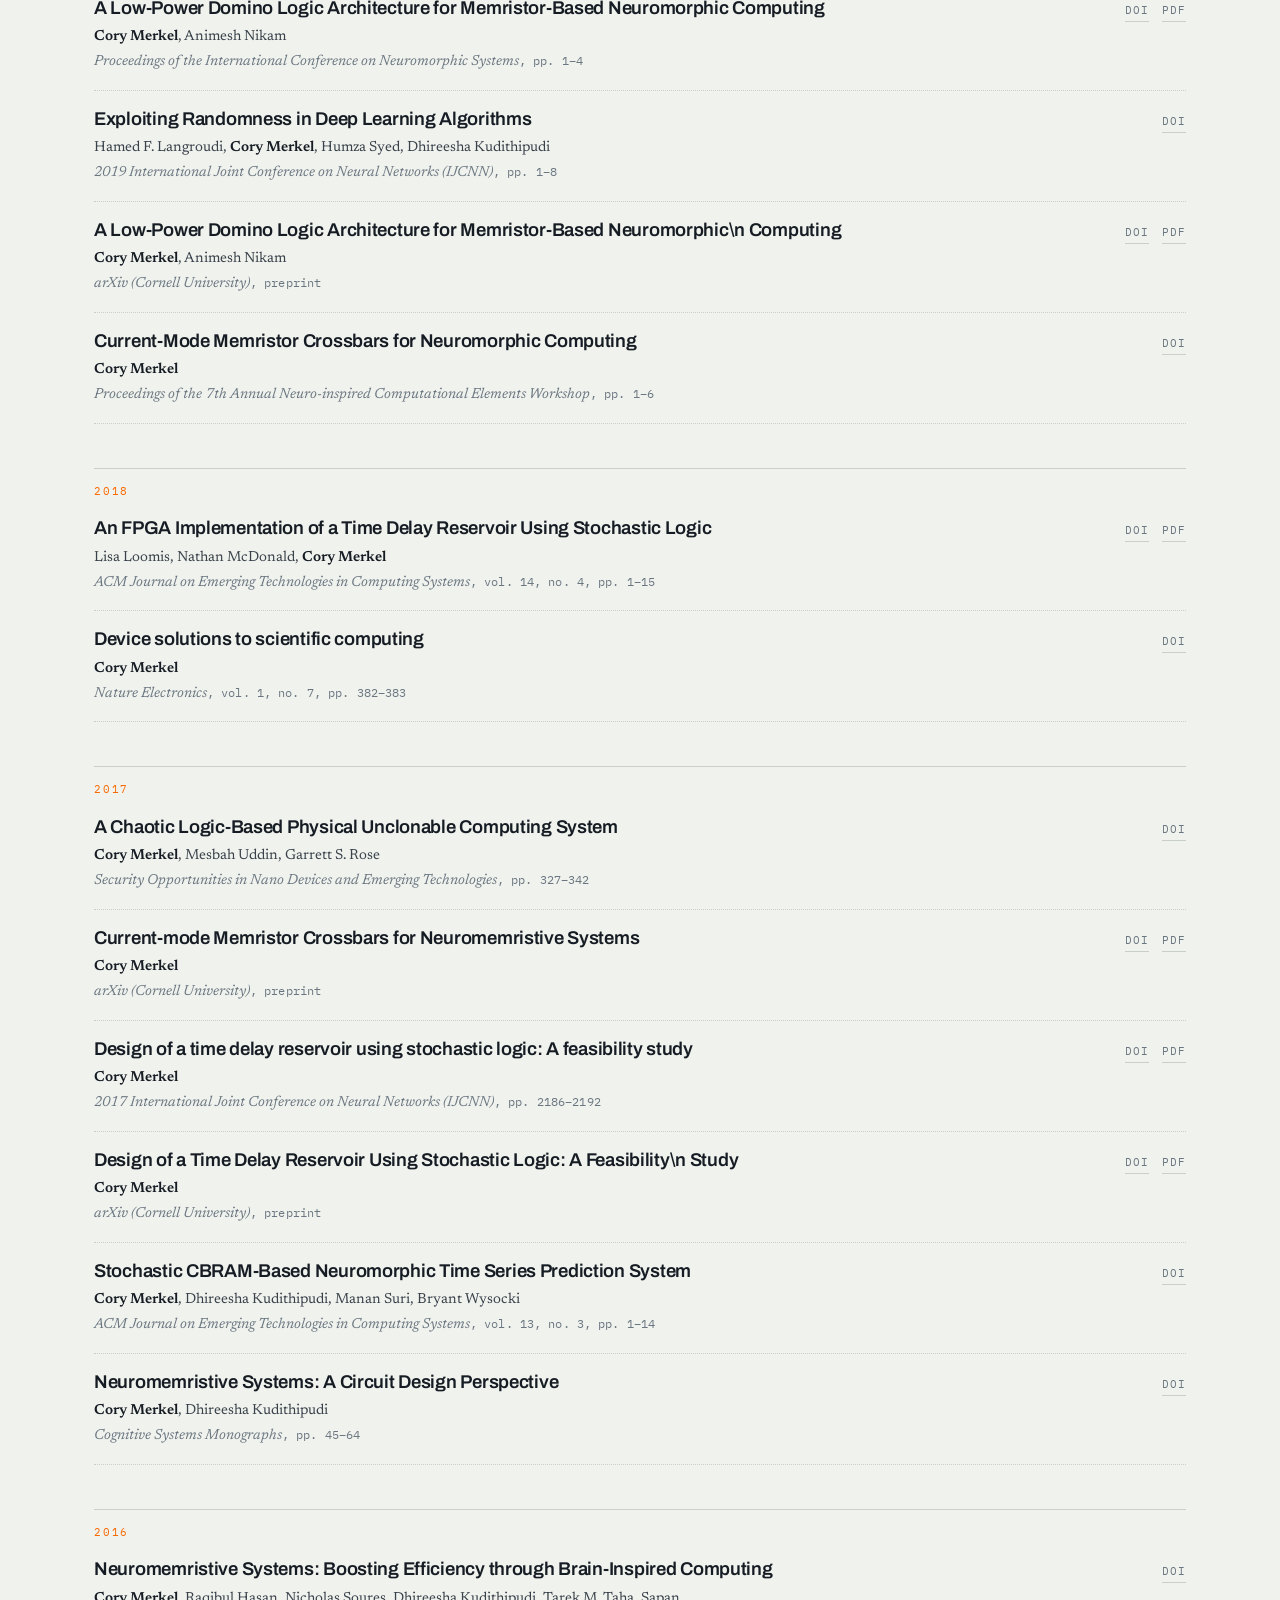
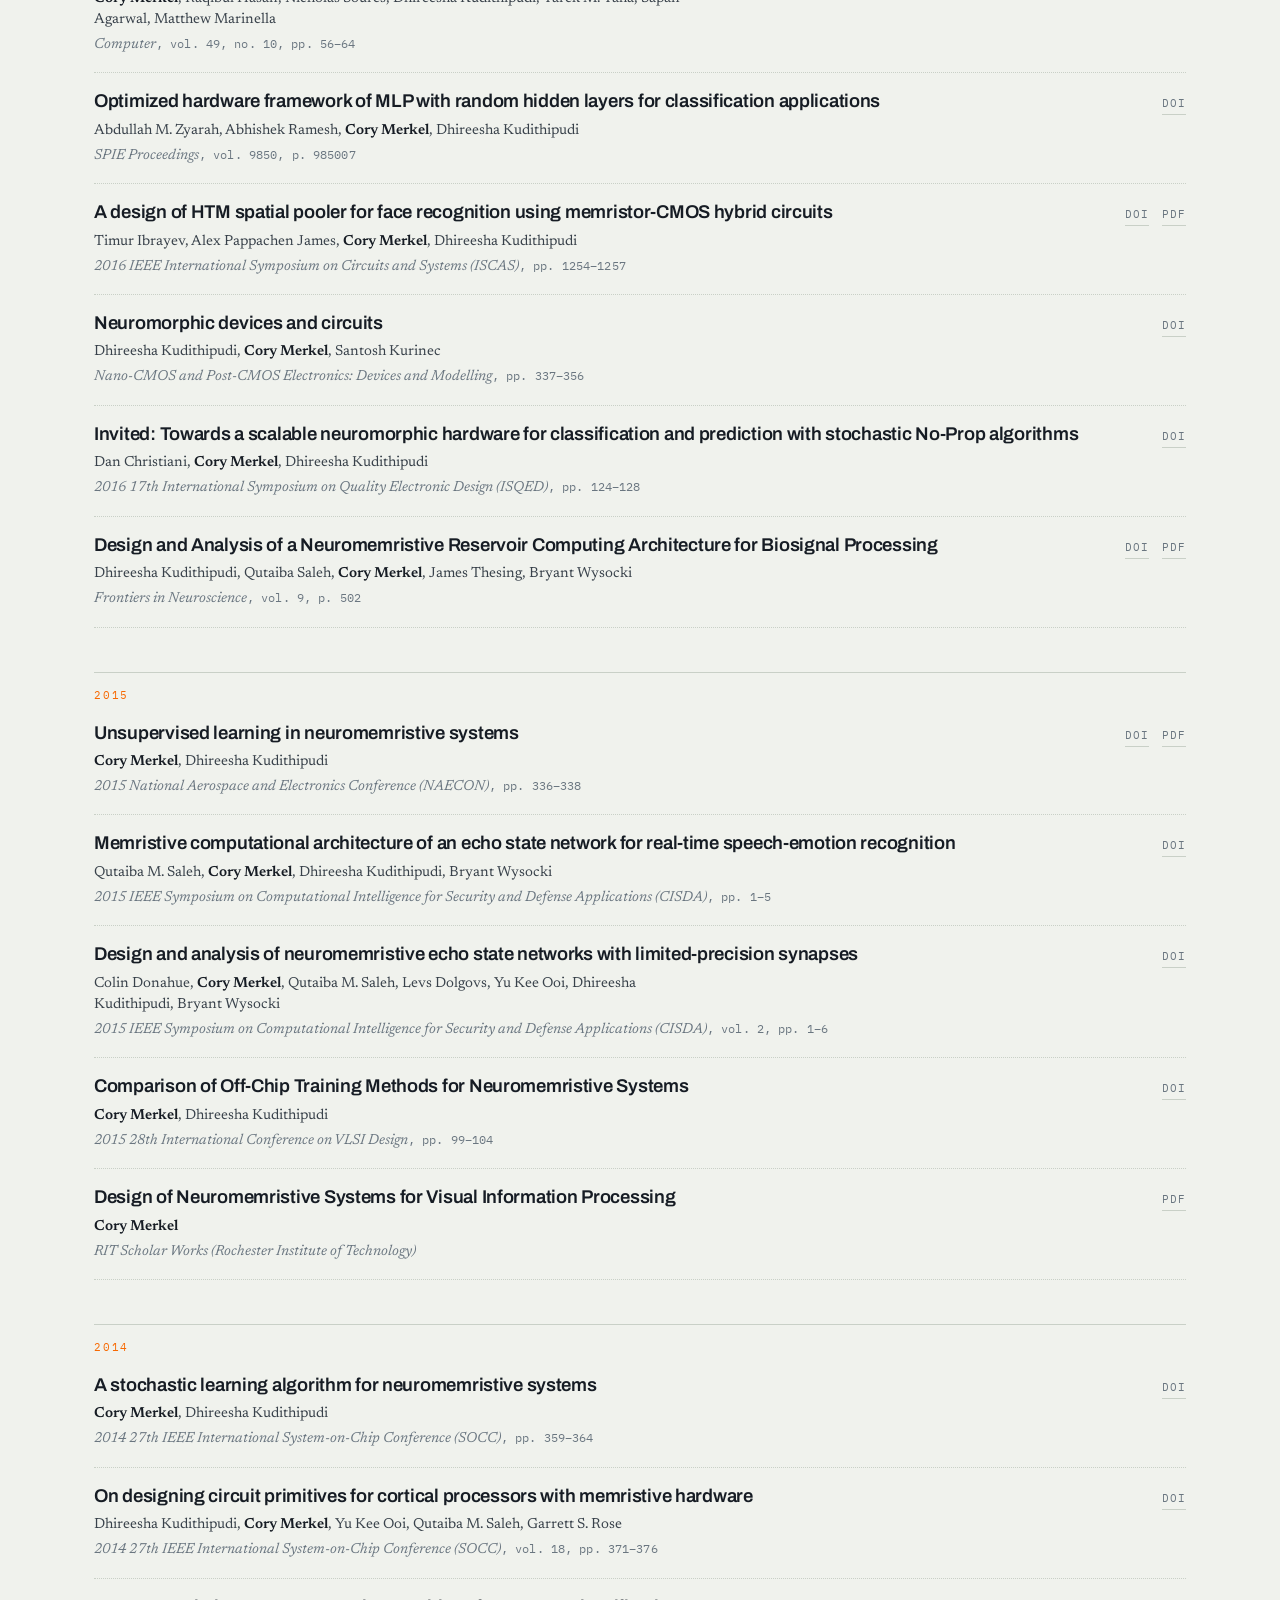
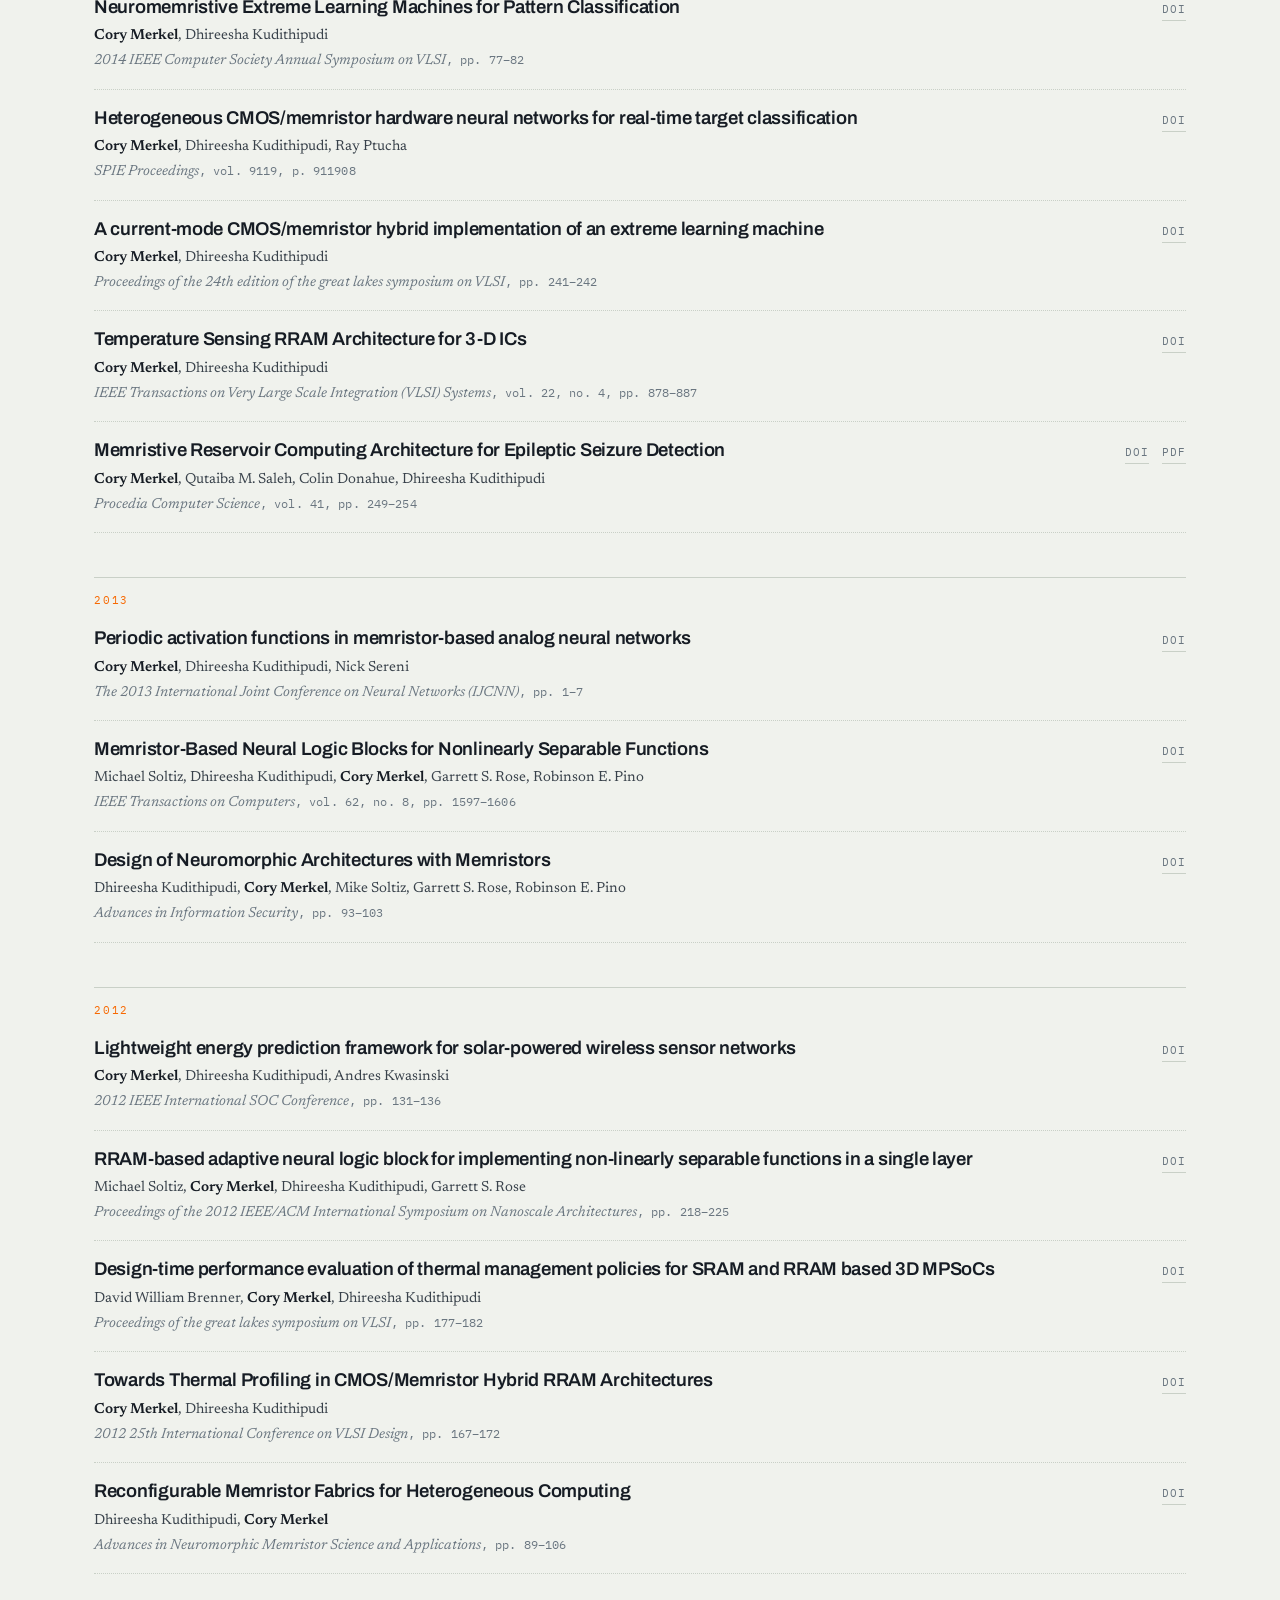
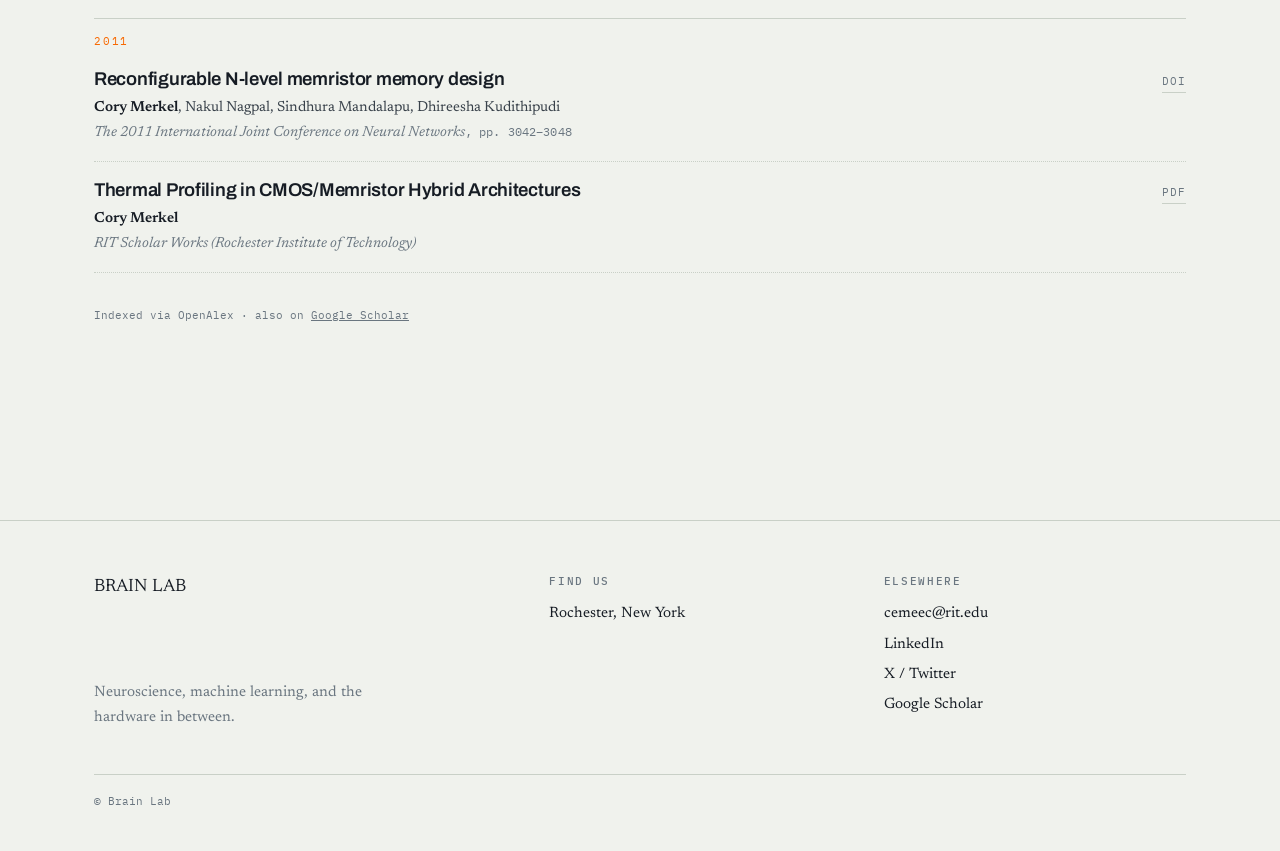
<file: publications.html>
<!DOCTYPE html>
<html lang="en">
<head>
<meta charset="utf-8">
<meta name="viewport" content="width=device-width, initial-scale=1">
<title>Publications — Brain Lab</title>
<meta name="description" content="Peer-reviewed publications from the Brain Lab on neuromorphic hardware, memristive learning circuits, spiking neural networks, and the robustness of neuromorphic systems.">
<link rel="canonical" href="https://www.brainlabresearch.org/publications.html">
<meta property="og:title" content="Publications — Brain Lab">
<meta property="og:description" content="Papers on neuromorphic hardware, memristive learning circuits, spiking neural networks, and adversarial robustness.">
<link rel="preconnect" href="https://fonts.googleapis.com">
<link rel="preconnect" href="https://fonts.gstatic.com" crossorigin>
<link href="https://fonts.googleapis.com/css2?family=Archivo:wght@400;500;600;700;800&family=IBM+Plex+Mono:wght@400;500;600&family=Newsreader:ital,opsz,wght@0,6..72,300..700;1,6..72,300..500&display=swap" rel="stylesheet">
<link rel="stylesheet" href="assets/css/site.css?v=bb1b19fa">
</head>
<body>
<a class="skip" href="#main">Skip to content</a>

<!-- GENERATED FILE — do not edit by hand.
     Regenerate with: node tools/fetch-publications.mjs -->

<nav class="nav" id="nav">
  <div class="nav-in">
    <a class="brand" href="index.html"><span class="brand-mark" aria-hidden="true"></span>BRAIN LAB <span>RESEARCH</span></a>
    <button class="nav-toggle" type="button" aria-expanded="false" aria-controls="nav-links" aria-label="Menu"><span></span><span></span><span></span></button>
    <div class="nav-links" id="nav-links">
      <a href="research.html">Research</a>
      <a href="people.html">People</a>
      <a href="news.html">News</a>
      <a href="publications.html" aria-current="page">Publications</a>
      <a href="learn.html">Learn</a>
      <a href="contact.html">Contact</a>
      <a href="index.html#join" class="nav-cta">Join us</a>
    </div>
  </div>
</nav>

<header class="pagehead">
  <canvas id="raster" aria-hidden="true"></canvas>
  <div class="wrap">
    <div class="eyebrow">Publications</div>
    <h1>The work</h1>
  </div>
</header>

<main id="main">
<section class="sec wrap reveal">

      <div class="pub-year">2026</div>
      <div class="pub">
        <div>
          <h4><a href="https://doi.org/10.1038/s41598-026-59993-8">Linking device dynamics to neural network performance in ionically gated synaptic transistors</a></h4>
          <p class="authors">Nithil Harris Manimaran, Huayuan Han, <b>Cory Merkel</b>, Ke Xu</p>
          <p class="venue"><em>Scientific Reports</em></p>
        </div>
        <div class="links"><a href="https://doi.org/10.1038/s41598-026-59993-8">DOI</a><a href="https://www.nature.com/articles/s41598-026-59993-8_reference.pdf">PDF</a></div>
      </div>
      <div class="pub">
        <div>
          <h4><a href="https://doi.org/10.1145/3787109.3815284">Timing Matters: Delay Fault Characterization and Testing in SNN Accelerators</a></h4>
          <p class="authors">Osita Ukwuaba, <b>Cory Merkel</b></p>
          <p class="venue"><em>Proceedings of the Great Lakes Symposium on VLSI 2026</em><span class="biblio">, pp. 179–186</span></p>
        </div>
        <div class="links"><a href="https://doi.org/10.1145/3787109.3815284">DOI</a></div>
      </div>
      <div class="pub">
        <div>
          <h4><a href="https://doi.org/10.48550/arxiv.2605.11243">Leveraging Non-Equilibrium ECRAM Dynamics for Short-Term Plasticity in Neuromorphic Circuits</a></h4>
          <p class="authors">Alex Currie, Sean Borkholder, Nithil Harris Manimaran, Huayuan Han, <b>Cory Merkel</b>, Ke Xu, Tejasvi Das</p>
          <p class="venue"><em>arXiv (Cornell University)</em><span class="biblio">, preprint</span></p>
        </div>
        <div class="links"><a href="https://doi.org/10.48550/arxiv.2605.11243">DOI</a></div>
      </div>

      <div class="pub-year">2025</div>
      <div class="pub">
        <div>
          <h4><a href="https://doi.org/10.1109/icecs66544.2025.11270624">A Clock-Free Analog Time-Domain Dendrite Circuit for Neuromorphic Computing</a></h4>
          <p class="authors">Elaine Greenfield, Tejasvi Das, <b>Cory Merkel</b></p>
          <p class="venue"><em>2025 32nd IEEE International Conference on Electronics, Circuits and Systems (ICECS)</em><span class="biblio">, pp. 1–4</span></p>
        </div>
        <div class="links"><a href="https://doi.org/10.1109/icecs66544.2025.11270624">DOI</a></div>
      </div>
      <div class="pub">
        <div>
          <h4><a href="https://doi.org/10.1109/qce65121.2025.00028">Depth-Based Matrix Classification for the HHL Quantum Algorithm</a></h4>
          <p class="authors">Mark Danza, Sonia López Alarcón, <b>Cory Merkel</b></p>
          <p class="venue"><em>2025 IEEE International Conference on Quantum Computing and Engineering (QCE)</em><span class="biblio">, pp. 169–179</span></p>
        </div>
        <div class="links"><a href="https://doi.org/10.1109/qce65121.2025.00028">DOI</a></div>
      </div>
      <div class="pub">
        <div>
          <h4><a href="https://doi.org/10.1109/mwscas53549.2025.11244579">Evaluating FeFET and Memristor Performance in Time-Domain Computing Applications</a></h4>
          <p class="authors">Jacob O'Donnell, Elaine Greenfield, Hagar Hendy, Karsten Bergthold, <b>Cory Merkel</b>, Tejasvi Das</p>
          <p class="venue"><em>2025 IEEE 68th International Midwest Symposium on Circuits and Systems (MWSCAS)</em><span class="biblio">, pp. 308–312</span></p>
        </div>
        <div class="links"><a href="https://doi.org/10.1109/mwscas53549.2025.11244579">DOI</a></div>
      </div>
      <div class="pub">
        <div>
          <h4><a href="https://doi.org/10.1109/mcse.2025.3581848">Quantum Adaptive Learning Rate</a></h4>
          <p class="authors">Martin Hoffnagle, Sonia López Alarcón, <b>Cory Merkel</b></p>
          <p class="venue"><em>Computing in Science &amp; Engineering</em><span class="biblio">, vol. 27, no. 4, pp. 28–38</span></p>
        </div>
        <div class="links"><a href="https://doi.org/10.1109/mcse.2025.3581848">DOI</a></div>
      </div>
      <div class="pub">
        <div>
          <h4><a href="https://doi.org/10.1109/mdts64924.2025.11177076">High-Throughput Time-domain Neuromorphic Computing using Memristors and ECRAM</a></h4>
          <p class="authors">Hagar Hendy, Elaine Greenfield, Huayuan Han, Jacob O’Donnell, Ke Xu, <b>Cory Merkel</b>, Tejasvi Das</p>
          <p class="venue"><em>2025 IEEE 34st Microelectronics Design &amp; Test Symposium (MDTS)</em><span class="biblio">, pp. 1–5</span></p>
        </div>
        <div class="links"><a href="https://doi.org/10.1109/mdts64924.2025.11177076">DOI</a></div>
      </div>
      <div class="pub">
        <div>
          <h4><a href="https://doi.org/10.1109/tcsii.2025.3548561">Enabling Long Chain Lengths and High-Throughput for Time-Domain Neuromorphic Computing</a></h4>
          <p class="authors">Karsten Bergthold, Hagar Hendy, Elaine Greenfield, <b>Cory Merkel</b>, Tejasvi Das</p>
          <p class="venue"><em>IEEE Transactions on Circuits and Systems II: Express Briefs</em><span class="biblio">, vol. 72, no. 8, pp. 983–987</span></p>
        </div>
        <div class="links"><a href="https://doi.org/10.1109/tcsii.2025.3548561">DOI</a></div>
      </div>
      <div class="pub">
        <div>
          <h4><a href="https://doi.org/10.1007/s11063-025-11730-4">Power Analysis Attacks on NVM Crossbar-based Neuromorphic Systems</a></h4>
          <p class="authors"><b>Cory Merkel</b>, A. Su</p>
          <p class="venue"><em>Neural Processing Letters</em><span class="biblio">, vol. 57, no. 1</span></p>
        </div>
        <div class="links"><a href="https://doi.org/10.1007/s11063-025-11730-4">DOI</a><a href="https://link.springer.com/content/pdf/10.1007/s11063-025-11730-4.pdf">PDF</a></div>
      </div>
      <div class="pub">
        <div>
          <h4><a href="https://doi.org/10.1038/s41586-024-08253-8">Neuromorphic computing at scale</a></h4>
          <p class="authors">Dhireesha Kudithipudi, Catherine D. Schuman, Craig M. Vineyard, Tej Pandit, <b>Cory Merkel</b>, Rajkumar Kubendran, James B. Aimone, Garrick Orchard, Christian Mayr, Ryad Benosman, Joe Hays, Cliff Young, …</p>
          <p class="venue"><em>Nature</em><span class="biblio">, vol. 637, no. 8047, pp. 801–812</span></p>
        </div>
        <div class="links"><a href="https://doi.org/10.1038/s41586-024-08253-8">DOI</a></div>
      </div>

      <div class="pub-year">2024</div>
      <div class="pub">
        <div>
          <h4><a href="https://doi.org/10.1088/2515-7639/ad9ee1">Realizing linear synaptic plasticity in electric double layer-gated transistors for improved predictive accuracy and efficiency in neuromorphic computing</a></h4>
          <p class="authors">Nithil H. Manimaran, C. A. Sutton, Jake William Streamer, <b>Cory Merkel</b>, Ke Xu</p>
          <p class="venue"><em>Journal of Physics: Materials</em><span class="biblio">, vol. 8, no. 1, p. 015008</span></p>
        </div>
        <div class="links"><a href="https://doi.org/10.1088/2515-7639/ad9ee1">DOI</a><a href="https://iopscience.iop.org/article/10.1088/2515-7639/ad9ee1/pdf">PDF</a></div>
      </div>
      <div class="pub">
        <div>
          <h4><a href="https://doi.org/10.1201/9788770042536-12">Neuromorphic Computing with Memristors: From Circuits to Algorithms</a></h4>
          <p class="authors"><b>Cory Merkel</b></p>
          <p class="venue"><em>Intelligence in Chip: Integrated Sensors and Memristive Computing</em><span class="biblio">, pp. 216–258</span></p>
        </div>
        <div class="links"><a href="https://doi.org/10.1201/9788770042536-12">DOI</a></div>
      </div>
      <div class="pub">
        <div>
          <h4><a href="https://doi.org/10.1109/wnyispw63690.2024.10786498">Activation Function Perturbations in Artificial Neural Networks Effects on Robustness</a></h4>
          <p class="authors">Justin Sostre, Nathan D. Cahill, <b>Cory Merkel</b></p>
          <p class="venue"><em>2024 IEEE Western New York Image and Signal Processing Workshop (WNYISPW)</em><span class="biblio">, pp. 1–4</span></p>
        </div>
        <div class="links"><a href="https://doi.org/10.1109/wnyispw63690.2024.10786498">DOI</a></div>
      </div>
      <div class="pub">
        <div>
          <h4><a href="https://doi.org/10.1109/sips62058.2024.00038">Contrastive Learning in Memristor-Based Neuromorphic Systems</a></h4>
          <p class="authors"><b>Cory Merkel</b>, Alexander G. Ororbia</p>
          <p class="venue"><em>2024 IEEE Workshop on Signal Processing Systems (SiPS)</em><span class="biblio">, pp. 171–176</span></p>
        </div>
        <div class="links"><a href="https://doi.org/10.1109/sips62058.2024.00038">DOI</a></div>
      </div>
      <div class="pub">
        <div>
          <h4><a href="https://doi.org/10.1109/mwscas60917.2024.10658917">Throughput Optimization for Time-Domain Neuromorphic Computing</a></h4>
          <p class="authors">Karsten Bergthold, Hagar Hendy, <b>Cory Merkel</b>, Tejasvi Das</p>
          <p class="venue"><em>2024 IEEE 67th International Midwest Symposium on Circuits and Systems (MWSCAS)</em><span class="biblio">, pp. 136–140</span></p>
        </div>
        <div class="links"><a href="https://doi.org/10.1109/mwscas60917.2024.10658917">DOI</a></div>
      </div>
      <div class="pub">
        <div>
          <h4><a href="https://doi.org/10.1109/mipr62202.2024.00090">Trustworthy and Robust Machine Learning for Multimedia: Challenges and Perspectives</a></h4>
          <p class="authors">Katsuaki Nakano, Michael Zuzak, <b>Cory Merkel</b>, Alexander C. Loui</p>
          <p class="venue"><em>2024 IEEE 7th International Conference on Multimedia Information Processing and Retrieval (MIPR)</em><span class="biblio">, vol. 97, pp. 522–528</span></p>
        </div>
        <div class="links"><a href="https://doi.org/10.1109/mipr62202.2024.00090">DOI</a></div>
      </div>
      <div class="pub">
        <div>
          <h4><a href="https://doi.org/10.1109/iscas58744.2024.10558099">Design Space Exploration of Memristor-based Delay Cells for Time-domain Neuromorphic Computing</a></h4>
          <p class="authors">Hagar Hendy, Karsten Bergthold, Tejasvi Das, <b>Cory Merkel</b></p>
          <p class="venue"><em>2024 IEEE International Symposium on Circuits and Systems (ISCAS)</em><span class="biblio">, pp. 1–5</span></p>
        </div>
        <div class="links"><a href="https://doi.org/10.1109/iscas58744.2024.10558099">DOI</a></div>
      </div>
      <div class="pub">
        <div>
          <h4><a href="https://doi.org/10.1016/j.matt.2024.01.008">Heterostimuli chemo-modulation of neuromorphic nanocomposites for time-, power-, and data-efficient machine learning</a></h4>
          <p class="authors">Jae Gwang Kim, Ruochen Liu, Prashant Dhakal, Aolin Hou, Chongjie Gao, Jingjing Qiu, <b>Cory Merkel</b>, Mark J. Zoran, Shiren Wang</p>
          <p class="venue"><em>Matter</em><span class="biblio">, vol. 7, no. 3, pp. 1230–1244</span></p>
        </div>
        <div class="links"><a href="https://doi.org/10.1016/j.matt.2024.01.008">DOI</a></div>
      </div>
      <div class="pub">
        <div>
          <h4><a href="https://doi.org/10.1109/tnano.2024.3381008">Memristor Based Liquid State Machine With Method for In-Situ Training</a></h4>
          <p class="authors">Alex Henderson, Chris Yakopcic, <b>Cory Merkel</b>, Hananel Hazan, Steven D. Harbour, Tarek M. Taha</p>
          <p class="venue"><em>IEEE Transactions on Nanotechnology</em><span class="biblio">, vol. 23, pp. 376–385</span></p>
        </div>
        <div class="links"><a href="https://doi.org/10.1109/tnano.2024.3381008">DOI</a></div>
      </div>
      <div class="pub">
        <div>
          <h4><a href="https://doi.org/10.2172/2506703">Position Papers for the 2024 ASCR Workshop on Neuromorphic Computing for Science</a></h4>
          <p class="authors">Gina C. Adam, Garrett Kenyon, Thomas Potok, Georgio Ascoli, Frances Chance, Yiran Chen, Joseph Friedman, <b>Cory Merkel</b>, Maryam Parsa, Midya Parto, Catherine Schumann, Shinjae Yoo, …</p>
          <p class="venue"><em>Report</em></p>
        </div>
        <div class="links"><a href="https://doi.org/10.2172/2506703">DOI</a></div>
      </div>

      <div class="pub-year">2023</div>
      <div class="pub">
        <div>
          <h4><a href="https://doi.org/10.1167/jov.23.11.52">Poster Session: Eye-tracking while learning greebles.</a></h4>
          <p class="authors">Andrew M. Herbert, Archana Pandurangan, Ankita Girish Patel, <b>Cory Merkel</b></p>
          <p class="venue"><em>Journal of Vision</em><span class="biblio">, vol. 23, no. 11, p. 52</span></p>
        </div>
        <div class="links"><a href="https://doi.org/10.1167/jov.23.11.52">DOI</a><a href="http://dx.doi.org/10.1167/jov.23.11.52">PDF</a></div>
      </div>
      <div class="pub">
        <div>
          <h4><a href="https://doi.org/10.1109/mwscas57524.2023.10406014">Synaptic Scaling and Optimal Bias Adjustments for Power Reduction in Neuromorphic Systems</a></h4>
          <p class="authors"><b>Cory Merkel</b></p>
          <p class="venue"><em>2023 IEEE 66th International Midwest Symposium on Circuits and Systems (MWSCAS)</em><span class="biblio">, pp. 748–752</span></p>
        </div>
        <div class="links"><a href="https://doi.org/10.1109/mwscas57524.2023.10406014">DOI</a></div>
      </div>
      <div class="pub">
        <div>
          <h4><a href="https://doi.org/10.1088/2634-4386/ace473">NCE focus issue: extreme edge computing</a></h4>
          <p class="authors"><b>Cory Merkel</b></p>
          <p class="venue"><em>Neuromorphic Computing and Engineering</em><span class="biblio">, vol. 3, no. 3, p. 030401</span></p>
        </div>
        <div class="links"><a href="https://doi.org/10.1088/2634-4386/ace473">DOI</a><a href="https://iopscience.iop.org/article/10.1088/2634-4386/ace473/pdf">PDF</a></div>
      </div>
      <div class="pub">
        <div>
          <h4><a href="https://doi.org/10.1109/ijcnn54540.2023.10191572">A Bio-Inspired Computational Astrocyte Model for Spiking Neural Networks</a></h4>
          <p class="authors">Jacob Kiggins, J. David Schaffer, <b>Cory Merkel</b></p>
          <p class="venue"><em>2023 International Joint Conference on Neural Networks (IJCNN)</em><span class="biblio">, vol. 2001, pp. 1–8</span></p>
        </div>
        <div class="links"><a href="https://doi.org/10.1109/ijcnn54540.2023.10191572">DOI</a></div>
      </div>
      <div class="pub">
        <div>
          <h4><a href="https://doi.org/10.1145/3583781.3590242">Exploiting Logic Locking for a Neural Trojan Attack on Machine Learning Accelerators</a></h4>
          <p class="authors">Hongye Xu, Dongfang Liu, <b>Cory Merkel</b>, Michael Zuzak</p>
          <p class="venue"><em>Proceedings of the Great Lakes Symposium on VLSI 2023</em><span class="biblio">, pp. 351–356</span></p>
        </div>
        <div class="links"><a href="https://doi.org/10.1145/3583781.3590242">DOI</a><a href="https://dl.acm.org/doi/pdf/10.1145/3583781.3590242">PDF</a></div>
      </div>
      <div class="pub">
        <div>
          <h4><a href="https://doi.org/10.1201/9781003388517-10">Neurochip Design, Modeling, and Applications</a></h4>
          <p class="authors"><b>Cory Merkel</b></p>
          <p class="venue"><em>Selected Topics in Intelligent Chips with Emerging Devices, Circuits and Systems</em><span class="biblio">, pp. 207–234</span></p>
        </div>
        <div class="links"><a href="https://doi.org/10.1201/9781003388517-10">DOI</a></div>
      </div>
      <div class="pub">
        <div>
          <h4><a href="https://doi.org/10.3389/fnano.2023.1128667">Energy-efficient and noise-tolerant neuromorphic computing based on memristors and domino logic</a></h4>
          <p class="authors">Hagar Hendy, <b>Cory Merkel</b></p>
          <p class="venue"><em>Frontiers in Nanotechnology</em><span class="biblio">, vol. 5</span></p>
        </div>
        <div class="links"><a href="https://doi.org/10.3389/fnano.2023.1128667">DOI</a><a href="https://www.frontiersin.org/articles/10.3389/fnano.2023.1128667/pdf">PDF</a></div>
      </div>
      <div class="pub">
        <div>
          <h4><a href="https://doi.org/10.2139/ssrn.4510248">Heterostimuli-Modulated Neuromorphic Materials and Systems for Fast, Energy-Efficient and High-Accuracy Machine Learning</a></h4>
          <p class="authors">Jae Gwang Kim, Ruochen Liu, Prashant Dhakal, Aolin Hou, Chongjie Gao, <b>Cory Merkel</b>, Mark J. Zoran, Shiren Wang</p>
          <p class="venue"><em>SSRN Electronic Journal</em><span class="biblio">, preprint</span></p>
        </div>
        <div class="links"><a href="https://doi.org/10.2139/ssrn.4510248">DOI</a><a href="http://doi.org/10.2139/ssrn.4510248">PDF</a></div>
      </div>

      <div class="pub-year">2022</div>
      <div class="pub">
        <div>
          <h4><a href="https://doi.org/10.1007/s42114-022-00599-9">Neuromorphic properties of flexible carbon nanotube/polydimethylsiloxane nanocomposites</a></h4>
          <p class="authors">Ruochen Liu, Jae Gwang Kim, Prashant Dhakal, Wei Li, Jun Ma, Aolin Hou, <b>Cory Merkel</b>, Jingjing Qiu, Mark J. Zoran, Shiren Wang</p>
          <p class="venue"><em>Advanced Composites and Hybrid Materials</em><span class="biblio">, vol. 6, no. 1</span></p>
        </div>
        <div class="links"><a href="https://doi.org/10.1007/s42114-022-00599-9">DOI</a></div>
      </div>
      <div class="pub">
        <div>
          <h4><a href="https://doi.org/10.1145/3565478.3572542">Circuit Optimization Techniques for Efficient Ex-Situ Training of Robust Memristor Based Liquid State Machine</a></h4>
          <p class="authors">Alex Henderson, Chris Yakopcic, Steven D. Harbour, Tarek A. Taha, <b>Cory Merkel</b>, Hananel Hazan</p>
          <p class="venue"><em>Proceedings of the 17th ACM International Symposium on Nanoscale Architectures</em><span class="biblio">, pp. 1–6</span></p>
        </div>
        <div class="links"><a href="https://doi.org/10.1145/3565478.3572542">DOI</a><a href="https://dl.acm.org/doi/pdf/10.1145/3565478.3572542">PDF</a></div>
      </div>
      <div class="pub">
        <div>
          <h4><a href="https://doi.org/10.1109/iccd56317.2022.00070">Accelerating the Training of Single Layer Binary Neural Networks using the HHL Quantum Algorithm</a></h4>
          <p class="authors">Sonia López Alarcón, <b>Cory Merkel</b>, Martin Hoffnagle, Sabrina Ly, Alejandro Pozas-Kerstjens</p>
          <p class="venue"><em>2022 IEEE 40th International Conference on Computer Design (ICCD)</em><span class="biblio">, pp. 427–433</span></p>
        </div>
        <div class="links"><a href="https://doi.org/10.1109/iccd56317.2022.00070">DOI</a></div>
      </div>
      <div class="pub">
        <div>
          <h4><a href="https://doi.org/10.1109/socc56010.2022.9908114">Enhancing Adversarial Attacks on Single-Layer NVM Crossbar-Based Neural Networks with Power Consumption Information</a></h4>
          <p class="authors"><b>Cory Merkel</b></p>
          <p class="venue"><em>2022 IEEE 35th International System-on-Chip Conference (SOCC)</em><span class="biblio">, pp. 1–6</span></p>
        </div>
        <div class="links"><a href="https://doi.org/10.1109/socc56010.2022.9908114">DOI</a></div>
      </div>
      <div class="pub">
        <div>
          <h4><a href="https://doi.org/10.1109/conecct55679.2022.9865841">Exploring Adversarial Attacks and Defenses in Deep Learning</a></h4>
          <p class="authors">Arjun Thangaraju, <b>Cory Merkel</b></p>
          <p class="venue"><em>2022 IEEE International Conference on Electronics, Computing and Communication Technologies (CONECCT)</em><span class="biblio">, pp. 1–6</span></p>
        </div>
        <div class="links"><a href="https://doi.org/10.1109/conecct55679.2022.9865841">DOI</a></div>
      </div>
      <div class="pub">
        <div>
          <h4><a href="https://doi.org/10.1109/mdat.2022.3161126">A Survey on Machine Learning Accelerators and Evolutionary Hardware Platforms</a></h4>
          <p class="authors">Sathwika Bavikadi, Abhijitt Dhavlle, Amlan Ganguly, Anand Haridass, Hagar Hendy, <b>Cory Merkel</b>, Vijay Janapa Reddi, Purab Ranjan Sutradhar, Arun Joseph, Sai Manoj Pudukotai Dinakarrao</p>
          <p class="venue"><em>IEEE Design &amp; Test</em><span class="biblio">, vol. 39, no. 3, pp. 91–116</span></p>
        </div>
        <div class="links"><a href="https://doi.org/10.1109/mdat.2022.3161126">DOI</a></div>
      </div>
      <div class="pub">
        <div>
          <h4><a href="https://doi.org/10.1088/2634-4386/ac5d1f">Effect of biologically-motivated energy constraints on liquid state machine dynamics and classification performance</a></h4>
          <p class="authors">Andrew G. Fountain, <b>Cory Merkel</b></p>
          <p class="venue"><em>Neuromorphic Computing and Engineering</em><span class="biblio">, vol. 2, no. 2, p. 024005</span></p>
        </div>
        <div class="links"><a href="https://doi.org/10.1088/2634-4386/ac5d1f">DOI</a></div>
      </div>
      <div class="pub">
        <div>
          <h4><a href="https://doi.org/10.1117/1.jei.31.1.010901">Review of spike-based neuromorphic computing for brain-inspired vision: biology, algorithms, and hardware</a></h4>
          <p class="authors">Hagar Hendy, <b>Cory Merkel</b></p>
          <p class="venue"><em>Journal of Electronic Imaging</em><span class="biblio">, vol. 31, no. 01</span></p>
        </div>
        <div class="links"><a href="https://doi.org/10.1117/1.jei.31.1.010901">DOI</a></div>
      </div>

      <div class="pub-year">2021</div>
      <div class="pub">
        <div>
          <h4><a href="https://doi.org/10.1117/12.2594212">Expanding smart assistant accessibility through dysarthria speech-trained transformer networks</a></h4>
          <p class="authors">Daniel Z. Adams, <b>Cory Merkel</b></p>
          <p class="venue"><em>Applications of Machine Learning 2021</em><span class="biblio">, p. 29</span></p>
        </div>
        <div class="links"><a href="https://doi.org/10.1117/12.2594212">DOI</a></div>
      </div>
      <div class="pub">
        <div>
          <h4><a href="https://doi.org/10.1117/12.2594363">Exploring CNN features in the context of adversarial robustness and human perception</a></h4>
          <p class="authors">Enzo Casamassima, Andrew M. Herbert, <b>Cory Merkel</b></p>
          <p class="venue"><em>Applications of Machine Learning 2021</em><span class="biblio">, vol. 37, p. 42</span></p>
        </div>
        <div class="links"><a href="https://doi.org/10.1117/12.2594363">DOI</a></div>
      </div>
      <div class="pub">
        <div>
          <h4><a href="https://doi.org/10.1117/12.2594976">Contrastive pooling segmentation network</a></h4>
          <p class="authors">Rajiv Mandya Nagaraju, <b>Cory Merkel</b></p>
          <p class="venue"><em>Applications of Machine Learning 2021</em><span class="biblio">, p. 15</span></p>
        </div>
        <div class="links"><a href="https://doi.org/10.1117/12.2594976">DOI</a></div>
      </div>
      <div class="pub">
        <div>
          <h4><a href="https://doi.org/10.1145/3453688.3461755">On the Adversarial Robustness of Quantized Neural Networks</a></h4>
          <p class="authors">Micah Gorsline, James L. Smith, <b>Cory Merkel</b></p>
          <p class="venue"><em>Proceedings of the 2021 Great Lakes Symposium on VLSI</em><span class="biblio">, pp. 189–194</span></p>
        </div>
        <div class="links"><a href="https://doi.org/10.1145/3453688.3461755">DOI</a><a href="https://arxiv.org/pdf/2105.00227">PDF</a></div>
      </div>
      <div class="pub">
        <div>
          <h4><a href="https://doi.org/10.1007/978-3-030-86362-3_8">Model Extraction and Adversarial Attacks on Neural Networks Using Switching Power Information</a></h4>
          <p class="authors">Tommy Li, <b>Cory Merkel</b></p>
          <p class="venue"><em>Lecture Notes in Computer Science</em><span class="biblio">, pp. 91–101</span></p>
        </div>
        <div class="links"><a href="https://doi.org/10.1007/978-3-030-86362-3_8">DOI</a></div>
      </div>

      <div class="pub-year">2020</div>
      <div class="pub">
        <div>
          <h4><a href="https://doi.org/10.1109/igsc51522.2020.9290868">Exploring Energy-Accuracy Tradeoffs in AI Hardware</a></h4>
          <p class="authors"><b>Cory Merkel</b></p>
          <p class="venue"><em>2020 11th International Green and Sustainable Computing Workshops (IGSC)</em><span class="biblio">, pp. 1–7</span></p>
        </div>
        <div class="links"><a href="https://doi.org/10.1109/igsc51522.2020.9290868">DOI</a><a href="https://arxiv.org/pdf/2011.08779">PDF</a></div>
      </div>
      <div class="pub">
        <div>
          <h4><a href="https://doi.org/10.1145/3407197.3407206">Energy Constraints Improve Liquid State Machine Performance</a></h4>
          <p class="authors">Andrew G. Fountain, <b>Cory Merkel</b></p>
          <p class="venue"><em>International Conference on Neuromorphic Systems 2020</em><span class="biblio">, pp. 1–8</span></p>
        </div>
        <div class="links"><a href="https://doi.org/10.1145/3407197.3407206">DOI</a></div>
      </div>

      <div class="pub-year">2019</div>
      <div class="pub">
        <div>
          <h4><a href="https://doi.org/10.1016/j.neucom.2019.09.098">A neuromorphic SLAM architecture using gated-memristive synapses</a></h4>
          <p class="authors">Alexander Jones, Andrew Rush, <b>Cory Merkel</b>, Eric Herrmann, Ajey P. Jacob, Clare Thiem, Rashmi Jha</p>
          <p class="venue"><em>Neurocomputing</em><span class="biblio">, vol. 381, pp. 89–104</span></p>
        </div>
        <div class="links"><a href="https://doi.org/10.1016/j.neucom.2019.09.098">DOI</a></div>
      </div>
      <div class="pub">
        <div>
          <h4><a href="https://doi.org/10.1145/3354265.3354284">A Segmented Attractor Network for Neuromorphic Associative Learning</a></h4>
          <p class="authors">Alexander Jones, Rashmi Jha, Ajey P. Jacob, <b>Cory Merkel</b></p>
          <p class="venue"><em>Proceedings of the International Conference on Neuromorphic Systems</em><span class="biblio">, vol. 4, pp. 1–8</span></p>
        </div>
        <div class="links"><a href="https://doi.org/10.1145/3354265.3354284">DOI</a><a href="https://dl.acm.org/doi/pdf/10.1145/3354265.3354284">PDF</a></div>
      </div>
      <div class="pub">
        <div>
          <h4><a href="https://doi.org/10.1145/3354265.3354282">A Low-Power Domino Logic Architecture for Memristor-Based Neuromorphic Computing</a></h4>
          <p class="authors"><b>Cory Merkel</b>, Animesh Nikam</p>
          <p class="venue"><em>Proceedings of the International Conference on Neuromorphic Systems</em><span class="biblio">, pp. 1–4</span></p>
        </div>
        <div class="links"><a href="https://doi.org/10.1145/3354265.3354282">DOI</a><a href="https://arxiv.org/pdf/1906.05781">PDF</a></div>
      </div>
      <div class="pub">
        <div>
          <h4><a href="https://doi.org/10.1109/ijcnn.2019.8852192">Exploiting Randomness in Deep Learning Algorithms</a></h4>
          <p class="authors">Hamed F. Langroudi, <b>Cory Merkel</b>, Humza Syed, Dhireesha Kudithipudi</p>
          <p class="venue"><em>2019 International Joint Conference on Neural Networks (IJCNN)</em><span class="biblio">, pp. 1–8</span></p>
        </div>
        <div class="links"><a href="https://doi.org/10.1109/ijcnn.2019.8852192">DOI</a></div>
      </div>
      <div class="pub">
        <div>
          <h4><a href="https://doi.org/10.48550/arxiv.1906.05781">A Low-Power Domino Logic Architecture for Memristor-Based Neuromorphic\n Computing</a></h4>
          <p class="authors"><b>Cory Merkel</b>, Animesh Nikam</p>
          <p class="venue"><em>arXiv (Cornell University)</em><span class="biblio">, preprint</span></p>
        </div>
        <div class="links"><a href="https://doi.org/10.48550/arxiv.1906.05781">DOI</a><a href="https://arxiv.org/pdf/1906.05781">PDF</a></div>
      </div>
      <div class="pub">
        <div>
          <h4><a href="https://doi.org/10.1145/3320288.3320298">Current-Mode Memristor Crossbars for Neuromorphic Computing</a></h4>
          <p class="authors"><b>Cory Merkel</b></p>
          <p class="venue"><em>Proceedings of the 7th Annual Neuro-inspired Computational Elements Workshop</em><span class="biblio">, pp. 1–6</span></p>
        </div>
        <div class="links"><a href="https://doi.org/10.1145/3320288.3320298">DOI</a></div>
      </div>

      <div class="pub-year">2018</div>
      <div class="pub">
        <div>
          <h4><a href="https://doi.org/10.1145/3269984">An FPGA Implementation of a Time Delay Reservoir Using Stochastic Logic</a></h4>
          <p class="authors">Lisa Loomis, Nathan McDonald, <b>Cory Merkel</b></p>
          <p class="venue"><em>ACM Journal on Emerging Technologies in Computing Systems</em><span class="biblio">, vol. 14, no. 4, pp. 1–15</span></p>
        </div>
        <div class="links"><a href="https://doi.org/10.1145/3269984">DOI</a><a href="https://arxiv.org/pdf/1809.05407">PDF</a></div>
      </div>
      <div class="pub">
        <div>
          <h4><a href="https://doi.org/10.1038/s41928-018-0108-y">Device solutions to scientific computing</a></h4>
          <p class="authors"><b>Cory Merkel</b></p>
          <p class="venue"><em>Nature Electronics</em><span class="biblio">, vol. 1, no. 7, pp. 382–383</span></p>
        </div>
        <div class="links"><a href="https://doi.org/10.1038/s41928-018-0108-y">DOI</a></div>
      </div>

      <div class="pub-year">2017</div>
      <div class="pub">
        <div>
          <h4><a href="https://doi.org/10.1201/9781315265056-17">A Chaotic Logic-Based Physical Unclonable Computing System</a></h4>
          <p class="authors"><b>Cory Merkel</b>, Mesbah Uddin, Garrett S. Rose</p>
          <p class="venue"><em>Security Opportunities in Nano Devices and Emerging Technologies</em><span class="biblio">, pp. 327–342</span></p>
        </div>
        <div class="links"><a href="https://doi.org/10.1201/9781315265056-17">DOI</a></div>
      </div>
      <div class="pub">
        <div>
          <h4><a href="https://doi.org/10.48550/arxiv.1707.05316">Current-mode Memristor Crossbars for Neuromemristive Systems</a></h4>
          <p class="authors"><b>Cory Merkel</b></p>
          <p class="venue"><em>arXiv (Cornell University)</em><span class="biblio">, preprint</span></p>
        </div>
        <div class="links"><a href="https://doi.org/10.48550/arxiv.1707.05316">DOI</a><a href="https://arxiv.org/pdf/1707.05316">PDF</a></div>
      </div>
      <div class="pub">
        <div>
          <h4><a href="https://doi.org/10.1109/ijcnn.2017.7966120">Design of a time delay reservoir using stochastic logic: A feasibility study</a></h4>
          <p class="authors"><b>Cory Merkel</b></p>
          <p class="venue"><em>2017 International Joint Conference on Neural Networks (IJCNN)</em><span class="biblio">, pp. 2186–2192</span></p>
        </div>
        <div class="links"><a href="https://doi.org/10.1109/ijcnn.2017.7966120">DOI</a><a href="https://arxiv.org/pdf/1702.04265">PDF</a></div>
      </div>
      <div class="pub">
        <div>
          <h4><a href="https://doi.org/10.48550/arxiv.1702.04265">Design of a Time Delay Reservoir Using Stochastic Logic: A Feasibility\n Study</a></h4>
          <p class="authors"><b>Cory Merkel</b></p>
          <p class="venue"><em>arXiv (Cornell University)</em><span class="biblio">, preprint</span></p>
        </div>
        <div class="links"><a href="https://doi.org/10.48550/arxiv.1702.04265">DOI</a><a href="https://arxiv.org/pdf/1702.04265">PDF</a></div>
      </div>
      <div class="pub">
        <div>
          <h4><a href="https://doi.org/10.1145/2996193">Stochastic CBRAM-Based Neuromorphic Time Series Prediction System</a></h4>
          <p class="authors"><b>Cory Merkel</b>, Dhireesha Kudithipudi, Manan Suri, Bryant Wysocki</p>
          <p class="venue"><em>ACM Journal on Emerging Technologies in Computing Systems</em><span class="biblio">, vol. 13, no. 3, pp. 1–14</span></p>
        </div>
        <div class="links"><a href="https://doi.org/10.1145/2996193">DOI</a></div>
      </div>
      <div class="pub">
        <div>
          <h4><a href="https://doi.org/10.1007/978-81-322-3703-7_3">Neuromemristive Systems: A Circuit Design Perspective</a></h4>
          <p class="authors"><b>Cory Merkel</b>, Dhireesha Kudithipudi</p>
          <p class="venue"><em>Cognitive Systems Monographs</em><span class="biblio">, pp. 45–64</span></p>
        </div>
        <div class="links"><a href="https://doi.org/10.1007/978-81-322-3703-7_3">DOI</a></div>
      </div>

      <div class="pub-year">2016</div>
      <div class="pub">
        <div>
          <h4><a href="https://doi.org/10.1109/mc.2016.312">Neuromemristive Systems: Boosting Efficiency through Brain-Inspired Computing</a></h4>
          <p class="authors"><b>Cory Merkel</b>, Raqibul Hasan, Nicholas Soures, Dhireesha Kudithipudi, Tarek M. Taha, Sapan Agarwal, Matthew Marinella</p>
          <p class="venue"><em>Computer</em><span class="biblio">, vol. 49, no. 10, pp. 56–64</span></p>
        </div>
        <div class="links"><a href="https://doi.org/10.1109/mc.2016.312">DOI</a></div>
      </div>
      <div class="pub">
        <div>
          <h4><a href="https://doi.org/10.1117/12.2225498">Optimized hardware framework of MLP with random hidden layers for classification applications</a></h4>
          <p class="authors">Abdullah M. Zyarah, Abhishek Ramesh, <b>Cory Merkel</b>, Dhireesha Kudithipudi</p>
          <p class="venue"><em>SPIE Proceedings</em><span class="biblio">, vol. 9850, p. 985007</span></p>
        </div>
        <div class="links"><a href="https://doi.org/10.1117/12.2225498">DOI</a></div>
      </div>
      <div class="pub">
        <div>
          <h4><a href="https://doi.org/10.1109/iscas.2016.7527475">A design of HTM spatial pooler for face recognition using memristor-CMOS hybrid circuits</a></h4>
          <p class="authors">Timur Ibrayev, Alex Pappachen James, <b>Cory Merkel</b>, Dhireesha Kudithipudi</p>
          <p class="venue"><em>2016 IEEE International Symposium on Circuits and Systems (ISCAS)</em><span class="biblio">, pp. 1254–1257</span></p>
        </div>
        <div class="links"><a href="https://doi.org/10.1109/iscas.2016.7527475">DOI</a><a href="http://nur.nu.edu.kz/handle/123456789/2108">PDF</a></div>
      </div>
      <div class="pub">
        <div>
          <h4><a href="https://doi.org/10.1049/pbcs029e_ch12">Neuromorphic devices and circuits</a></h4>
          <p class="authors">Dhireesha Kudithipudi, <b>Cory Merkel</b>, Santosh Kurinec</p>
          <p class="venue"><em>Nano-CMOS and Post-CMOS Electronics: Devices and Modelling</em><span class="biblio">, pp. 337–356</span></p>
        </div>
        <div class="links"><a href="https://doi.org/10.1049/pbcs029e_ch12">DOI</a></div>
      </div>
      <div class="pub">
        <div>
          <h4><a href="https://doi.org/10.1109/isqed.2016.7479187">Invited: Towards a scalable neuromorphic hardware for classification and prediction with stochastic No-Prop algorithms</a></h4>
          <p class="authors">Dan Christiani, <b>Cory Merkel</b>, Dhireesha Kudithipudi</p>
          <p class="venue"><em>2016 17th International Symposium on Quality Electronic Design (ISQED)</em><span class="biblio">, pp. 124–128</span></p>
        </div>
        <div class="links"><a href="https://doi.org/10.1109/isqed.2016.7479187">DOI</a></div>
      </div>
      <div class="pub">
        <div>
          <h4><a href="https://doi.org/10.3389/fnins.2015.00502">Design and Analysis of a Neuromemristive Reservoir Computing Architecture for Biosignal Processing</a></h4>
          <p class="authors">Dhireesha Kudithipudi, Qutaiba Saleh, <b>Cory Merkel</b>, James Thesing, Bryant Wysocki</p>
          <p class="venue"><em>Frontiers in Neuroscience</em><span class="biblio">, vol. 9, p. 502</span></p>
        </div>
        <div class="links"><a href="https://doi.org/10.3389/fnins.2015.00502">DOI</a><a href="https://www.frontiersin.org/articles/10.3389/fnins.2015.00502/pdf">PDF</a></div>
      </div>

      <div class="pub-year">2015</div>
      <div class="pub">
        <div>
          <h4><a href="https://doi.org/10.1109/naecon.2015.7443093">Unsupervised learning in neuromemristive systems</a></h4>
          <p class="authors"><b>Cory Merkel</b>, Dhireesha Kudithipudi</p>
          <p class="venue"><em>2015 National Aerospace and Electronics Conference (NAECON)</em><span class="biblio">, pp. 336–338</span></p>
        </div>
        <div class="links"><a href="https://doi.org/10.1109/naecon.2015.7443093">DOI</a><a href="https://arxiv.org/pdf/1601.07482">PDF</a></div>
      </div>
      <div class="pub">
        <div>
          <h4><a href="https://doi.org/10.1109/cisda.2015.7208624">Memristive computational architecture of an echo state network for real-time speech-emotion recognition</a></h4>
          <p class="authors">Qutaiba M. Saleh, <b>Cory Merkel</b>, Dhireesha Kudithipudi, Bryant Wysocki</p>
          <p class="venue"><em>2015 IEEE Symposium on Computational Intelligence for Security and Defense Applications (CISDA)</em><span class="biblio">, pp. 1–5</span></p>
        </div>
        <div class="links"><a href="https://doi.org/10.1109/cisda.2015.7208624">DOI</a></div>
      </div>
      <div class="pub">
        <div>
          <h4><a href="https://doi.org/10.1109/cisda.2015.7208623">Design and analysis of neuromemristive echo state networks with limited-precision synapses</a></h4>
          <p class="authors">Colin Donahue, <b>Cory Merkel</b>, Qutaiba M. Saleh, Levs Dolgovs, Yu Kee Ooi, Dhireesha Kudithipudi, Bryant Wysocki</p>
          <p class="venue"><em>2015 IEEE Symposium on Computational Intelligence for Security and Defense Applications (CISDA)</em><span class="biblio">, vol. 2, pp. 1–6</span></p>
        </div>
        <div class="links"><a href="https://doi.org/10.1109/cisda.2015.7208623">DOI</a></div>
      </div>
      <div class="pub">
        <div>
          <h4><a href="https://doi.org/10.1109/vlsid.2015.22">Comparison of Off-Chip Training Methods for Neuromemristive Systems</a></h4>
          <p class="authors"><b>Cory Merkel</b>, Dhireesha Kudithipudi</p>
          <p class="venue"><em>2015 28th International Conference on VLSI Design</em><span class="biblio">, pp. 99–104</span></p>
        </div>
        <div class="links"><a href="https://doi.org/10.1109/vlsid.2015.22">DOI</a></div>
      </div>
      <div class="pub">
        <div>
          <h4>Design of Neuromemristive Systems for Visual Information Processing</h4>
          <p class="authors"><b>Cory Merkel</b></p>
          <p class="venue"><em>RIT Scholar Works (Rochester Institute of Technology)</em></p>
        </div>
        <div class="links"><a href="https://scholarworks.rit.edu/cgi/viewcontent.cgi?article=10098&amp;context=theses">PDF</a></div>
      </div>

      <div class="pub-year">2014</div>
      <div class="pub">
        <div>
          <h4><a href="https://doi.org/10.1109/socc.2014.6948954">A stochastic learning algorithm for neuromemristive systems</a></h4>
          <p class="authors"><b>Cory Merkel</b>, Dhireesha Kudithipudi</p>
          <p class="venue"><em>2014 27th IEEE International System-on-Chip Conference (SOCC)</em><span class="biblio">, pp. 359–364</span></p>
        </div>
        <div class="links"><a href="https://doi.org/10.1109/socc.2014.6948954">DOI</a></div>
      </div>
      <div class="pub">
        <div>
          <h4><a href="https://doi.org/10.1109/socc.2014.6948957">On designing circuit primitives for cortical processors with memristive hardware</a></h4>
          <p class="authors">Dhireesha Kudithipudi, <b>Cory Merkel</b>, Yu Kee Ooi, Qutaiba M. Saleh, Garrett S. Rose</p>
          <p class="venue"><em>2014 27th IEEE International System-on-Chip Conference (SOCC)</em><span class="biblio">, vol. 18, pp. 371–376</span></p>
        </div>
        <div class="links"><a href="https://doi.org/10.1109/socc.2014.6948957">DOI</a></div>
      </div>
      <div class="pub">
        <div>
          <h4><a href="https://doi.org/10.1109/isvlsi.2014.67">Neuromemristive Extreme Learning Machines for Pattern Classification</a></h4>
          <p class="authors"><b>Cory Merkel</b>, Dhireesha Kudithipudi</p>
          <p class="venue"><em>2014 IEEE Computer Society Annual Symposium on VLSI</em><span class="biblio">, pp. 77–82</span></p>
        </div>
        <div class="links"><a href="https://doi.org/10.1109/isvlsi.2014.67">DOI</a></div>
      </div>
      <div class="pub">
        <div>
          <h4><a href="https://doi.org/10.1117/12.2053436">Heterogeneous CMOS/memristor hardware neural networks for real-time target classification</a></h4>
          <p class="authors"><b>Cory Merkel</b>, Dhireesha Kudithipudi, Ray Ptucha</p>
          <p class="venue"><em>SPIE Proceedings</em><span class="biblio">, vol. 9119, p. 911908</span></p>
        </div>
        <div class="links"><a href="https://doi.org/10.1117/12.2053436">DOI</a></div>
      </div>
      <div class="pub">
        <div>
          <h4><a href="https://doi.org/10.1145/2591513.2591572">A current-mode CMOS/memristor hybrid implementation of an extreme learning machine</a></h4>
          <p class="authors"><b>Cory Merkel</b>, Dhireesha Kudithipudi</p>
          <p class="venue"><em>Proceedings of the 24th edition of the great lakes symposium on VLSI</em><span class="biblio">, pp. 241–242</span></p>
        </div>
        <div class="links"><a href="https://doi.org/10.1145/2591513.2591572">DOI</a></div>
      </div>
      <div class="pub">
        <div>
          <h4><a href="https://doi.org/10.1109/tvlsi.2013.2256378">Temperature Sensing RRAM Architecture for 3-D ICs</a></h4>
          <p class="authors"><b>Cory Merkel</b>, Dhireesha Kudithipudi</p>
          <p class="venue"><em>IEEE Transactions on Very Large Scale Integration (VLSI) Systems</em><span class="biblio">, vol. 22, no. 4, pp. 878–887</span></p>
        </div>
        <div class="links"><a href="https://doi.org/10.1109/tvlsi.2013.2256378">DOI</a></div>
      </div>
      <div class="pub">
        <div>
          <h4><a href="https://doi.org/10.1016/j.procs.2014.11.110">Memristive Reservoir Computing Architecture for Epileptic Seizure Detection</a></h4>
          <p class="authors"><b>Cory Merkel</b>, Qutaiba M. Saleh, Colin Donahue, Dhireesha Kudithipudi</p>
          <p class="venue"><em>Procedia Computer Science</em><span class="biblio">, vol. 41, pp. 249–254</span></p>
        </div>
        <div class="links"><a href="https://doi.org/10.1016/j.procs.2014.11.110">DOI</a><a href="https://www.sciencedirect.com/science/article/pii/S1877050914015555/pdf">PDF</a></div>
      </div>

      <div class="pub-year">2013</div>
      <div class="pub">
        <div>
          <h4><a href="https://doi.org/10.1109/ijcnn.2013.6706772">Periodic activation functions in memristor-based analog neural networks</a></h4>
          <p class="authors"><b>Cory Merkel</b>, Dhireesha Kudithipudi, Nick Sereni</p>
          <p class="venue"><em>The 2013 International Joint Conference on Neural Networks (IJCNN)</em><span class="biblio">, pp. 1–7</span></p>
        </div>
        <div class="links"><a href="https://doi.org/10.1109/ijcnn.2013.6706772">DOI</a></div>
      </div>
      <div class="pub">
        <div>
          <h4><a href="https://doi.org/10.1109/tc.2013.75">Memristor-Based Neural Logic Blocks for Nonlinearly Separable Functions</a></h4>
          <p class="authors">Michael Soltiz, Dhireesha Kudithipudi, <b>Cory Merkel</b>, Garrett S. Rose, Robinson E. Pino</p>
          <p class="venue"><em>IEEE Transactions on Computers</em><span class="biblio">, vol. 62, no. 8, pp. 1597–1606</span></p>
        </div>
        <div class="links"><a href="https://doi.org/10.1109/tc.2013.75">DOI</a></div>
      </div>
      <div class="pub">
        <div>
          <h4><a href="https://doi.org/10.1007/978-1-4614-7597-2_6">Design of Neuromorphic Architectures with Memristors</a></h4>
          <p class="authors">Dhireesha Kudithipudi, <b>Cory Merkel</b>, Mike Soltiz, Garrett S. Rose, Robinson E. Pino</p>
          <p class="venue"><em>Advances in Information Security</em><span class="biblio">, pp. 93–103</span></p>
        </div>
        <div class="links"><a href="https://doi.org/10.1007/978-1-4614-7597-2_6">DOI</a></div>
      </div>

      <div class="pub-year">2012</div>
      <div class="pub">
        <div>
          <h4><a href="https://doi.org/10.1109/socc.2012.6398397">Lightweight energy prediction framework for solar-powered wireless sensor networks</a></h4>
          <p class="authors"><b>Cory Merkel</b>, Dhireesha Kudithipudi, Andres Kwasinski</p>
          <p class="venue"><em>2012 IEEE International SOC Conference</em><span class="biblio">, pp. 131–136</span></p>
        </div>
        <div class="links"><a href="https://doi.org/10.1109/socc.2012.6398397">DOI</a></div>
      </div>
      <div class="pub">
        <div>
          <h4><a href="https://doi.org/10.1145/2765491.2765530">RRAM-based adaptive neural logic block for implementing non-linearly separable functions in a single layer</a></h4>
          <p class="authors">Michael Soltiz, <b>Cory Merkel</b>, Dhireesha Kudithipudi, Garrett S. Rose</p>
          <p class="venue"><em>Proceedings of the 2012 IEEE/ACM International Symposium on Nanoscale Architectures</em><span class="biblio">, pp. 218–225</span></p>
        </div>
        <div class="links"><a href="https://doi.org/10.1145/2765491.2765530">DOI</a></div>
      </div>
      <div class="pub">
        <div>
          <h4><a href="https://doi.org/10.1145/2206781.2206824">Design-time performance evaluation of thermal management policies for SRAM and RRAM based 3D MPSoCs</a></h4>
          <p class="authors">David William Brenner, <b>Cory Merkel</b>, Dhireesha Kudithipudi</p>
          <p class="venue"><em>Proceedings of the great lakes symposium on VLSI</em><span class="biblio">, pp. 177–182</span></p>
        </div>
        <div class="links"><a href="https://doi.org/10.1145/2206781.2206824">DOI</a></div>
      </div>
      <div class="pub">
        <div>
          <h4><a href="https://doi.org/10.1109/vlsid.2012.65">Towards Thermal Profiling in CMOS/Memristor Hybrid RRAM Architectures</a></h4>
          <p class="authors"><b>Cory Merkel</b>, Dhireesha Kudithipudi</p>
          <p class="venue"><em>2012 25th International Conference on VLSI Design</em><span class="biblio">, pp. 167–172</span></p>
        </div>
        <div class="links"><a href="https://doi.org/10.1109/vlsid.2012.65">DOI</a></div>
      </div>
      <div class="pub">
        <div>
          <h4><a href="https://doi.org/10.1007/978-94-007-4491-2_7">Reconfigurable Memristor Fabrics for Heterogeneous Computing</a></h4>
          <p class="authors">Dhireesha Kudithipudi, <b>Cory Merkel</b></p>
          <p class="venue"><em>Advances in Neuromorphic Memristor Science and Applications</em><span class="biblio">, pp. 89–106</span></p>
        </div>
        <div class="links"><a href="https://doi.org/10.1007/978-94-007-4491-2_7">DOI</a></div>
      </div>

      <div class="pub-year">2011</div>
      <div class="pub">
        <div>
          <h4><a href="https://doi.org/10.1109/ijcnn.2011.6033622">Reconfigurable N-level memristor memory design</a></h4>
          <p class="authors"><b>Cory Merkel</b>, Nakul Nagpal, Sindhura Mandalapu, Dhireesha Kudithipudi</p>
          <p class="venue"><em>The 2011 International Joint Conference on Neural Networks</em><span class="biblio">, pp. 3042–3048</span></p>
        </div>
        <div class="links"><a href="https://doi.org/10.1109/ijcnn.2011.6033622">DOI</a></div>
      </div>
      <div class="pub">
        <div>
          <h4>Thermal Profiling in CMOS/Memristor Hybrid Architectures</h4>
          <p class="authors"><b>Cory Merkel</b></p>
          <p class="venue"><em>RIT Scholar Works (Rochester Institute of Technology)</em></p>
        </div>
        <div class="links"><a href="https://scholarworks.rit.edu/theses/3171">PDF</a></div>
      </div>

  <p style="margin-top:34px" class="pub-count">Indexed via OpenAlex · also on
    <a href="https://scholar.google.com/citations?hl=en&amp;user=YnhtWqYAAAAJ&amp;view_op=list_works&amp;sortby=pubdate">Google Scholar</a>
  </p>
</section>
</main>

<footer>
  <div class="wrap">
    <div class="foot">
      <div>
        <div class="foot-mark">BRAIN LAB</div>
        <p style="color:var(--muted);max-width:34ch;font-size:15px">Neuroscience, machine learning, and the hardware in between.</p>
      </div>
      <div>
        <h5>Find us</h5>
        <p>Rochester, New York</p>
      </div>
      <div>
        <h5>Elsewhere</h5>
        <a href="mailto:cemeec@rit.edu">cemeec@rit.edu</a>
        <a href="https://www.linkedin.com/company/ritbrainlab">LinkedIn</a>
        <a href="https://twitter.com/ritbrainlab">X / Twitter</a>
        <a href="https://scholar.google.com/citations?hl=en&amp;user=YnhtWqYAAAAJ&amp;view_op=list_works&amp;sortby=pubdate">Google Scholar</a>
      </div>
    </div>
    <div class="colophon">
      <span>© Brain Lab</span>
    </div>
  </div>
</footer>

<script src="assets/js/site.js?v=11ef15c7"></script>
</body>
</html>
</file>
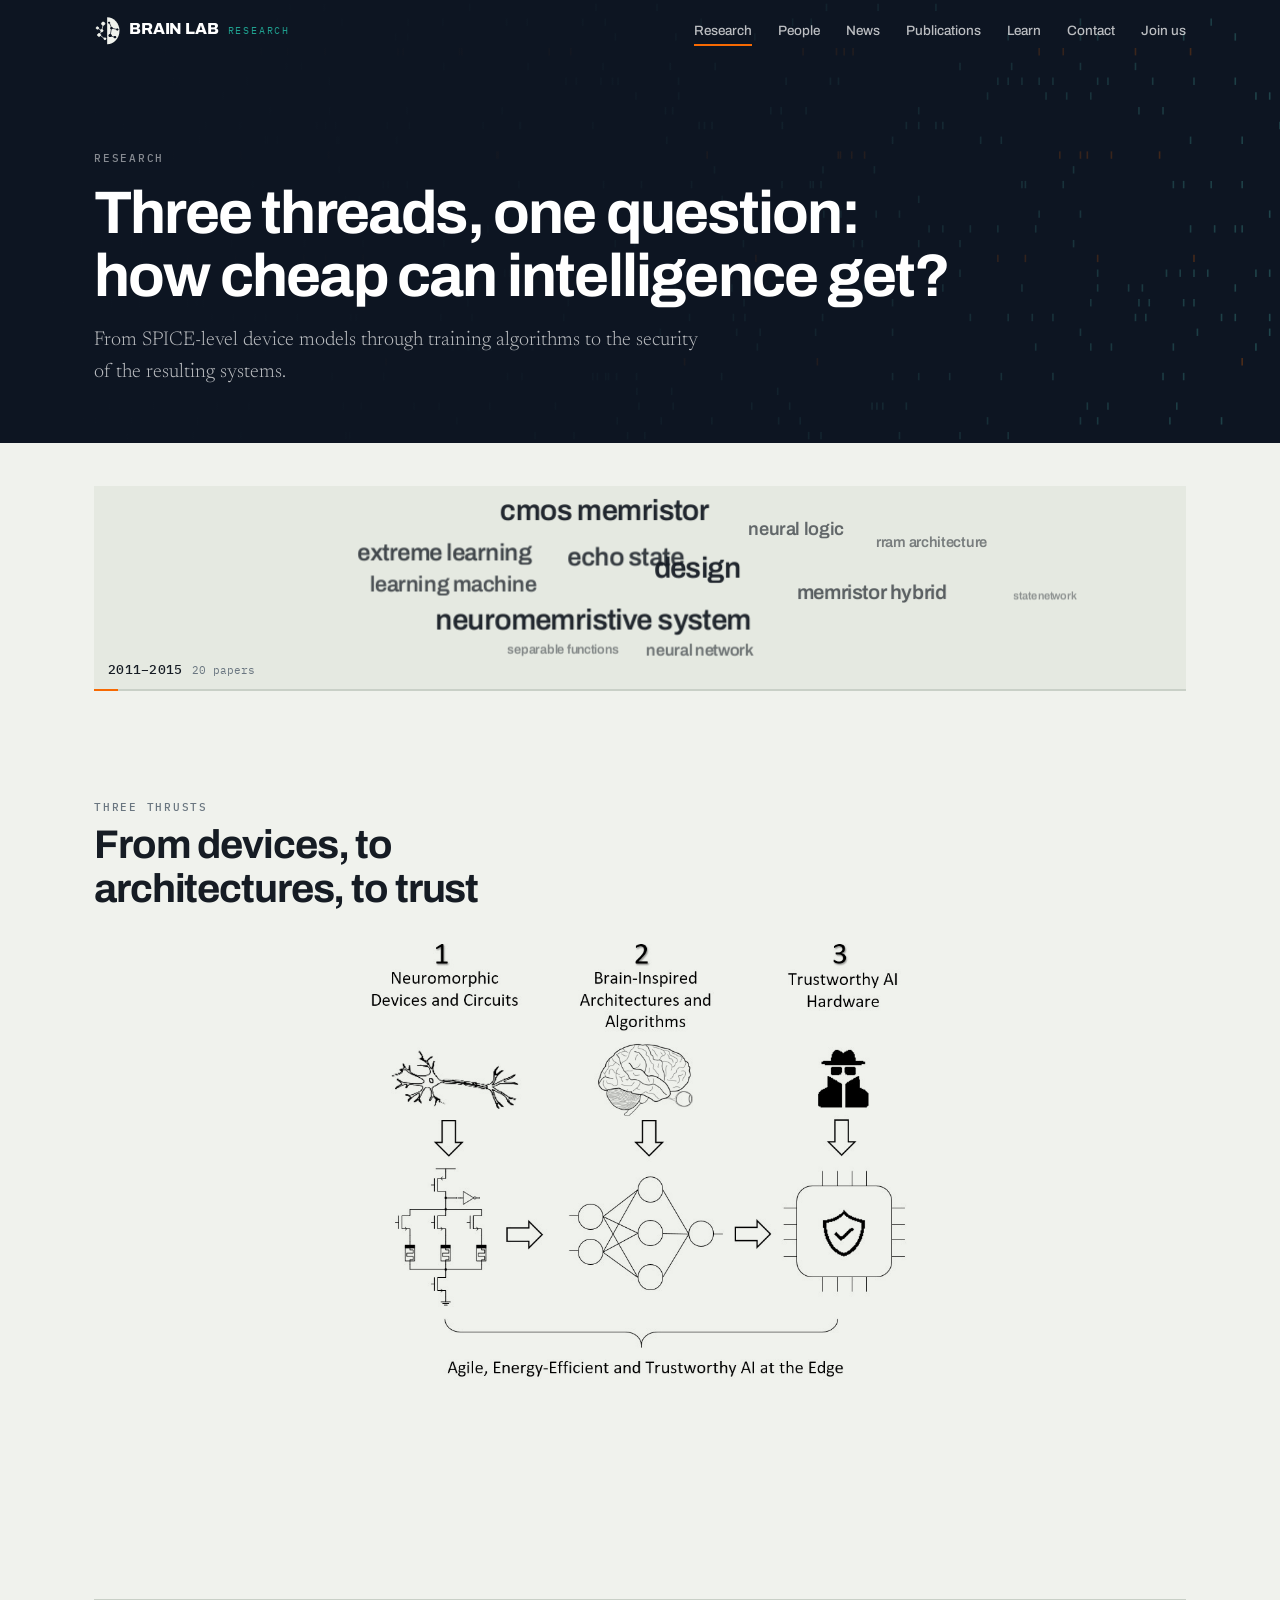
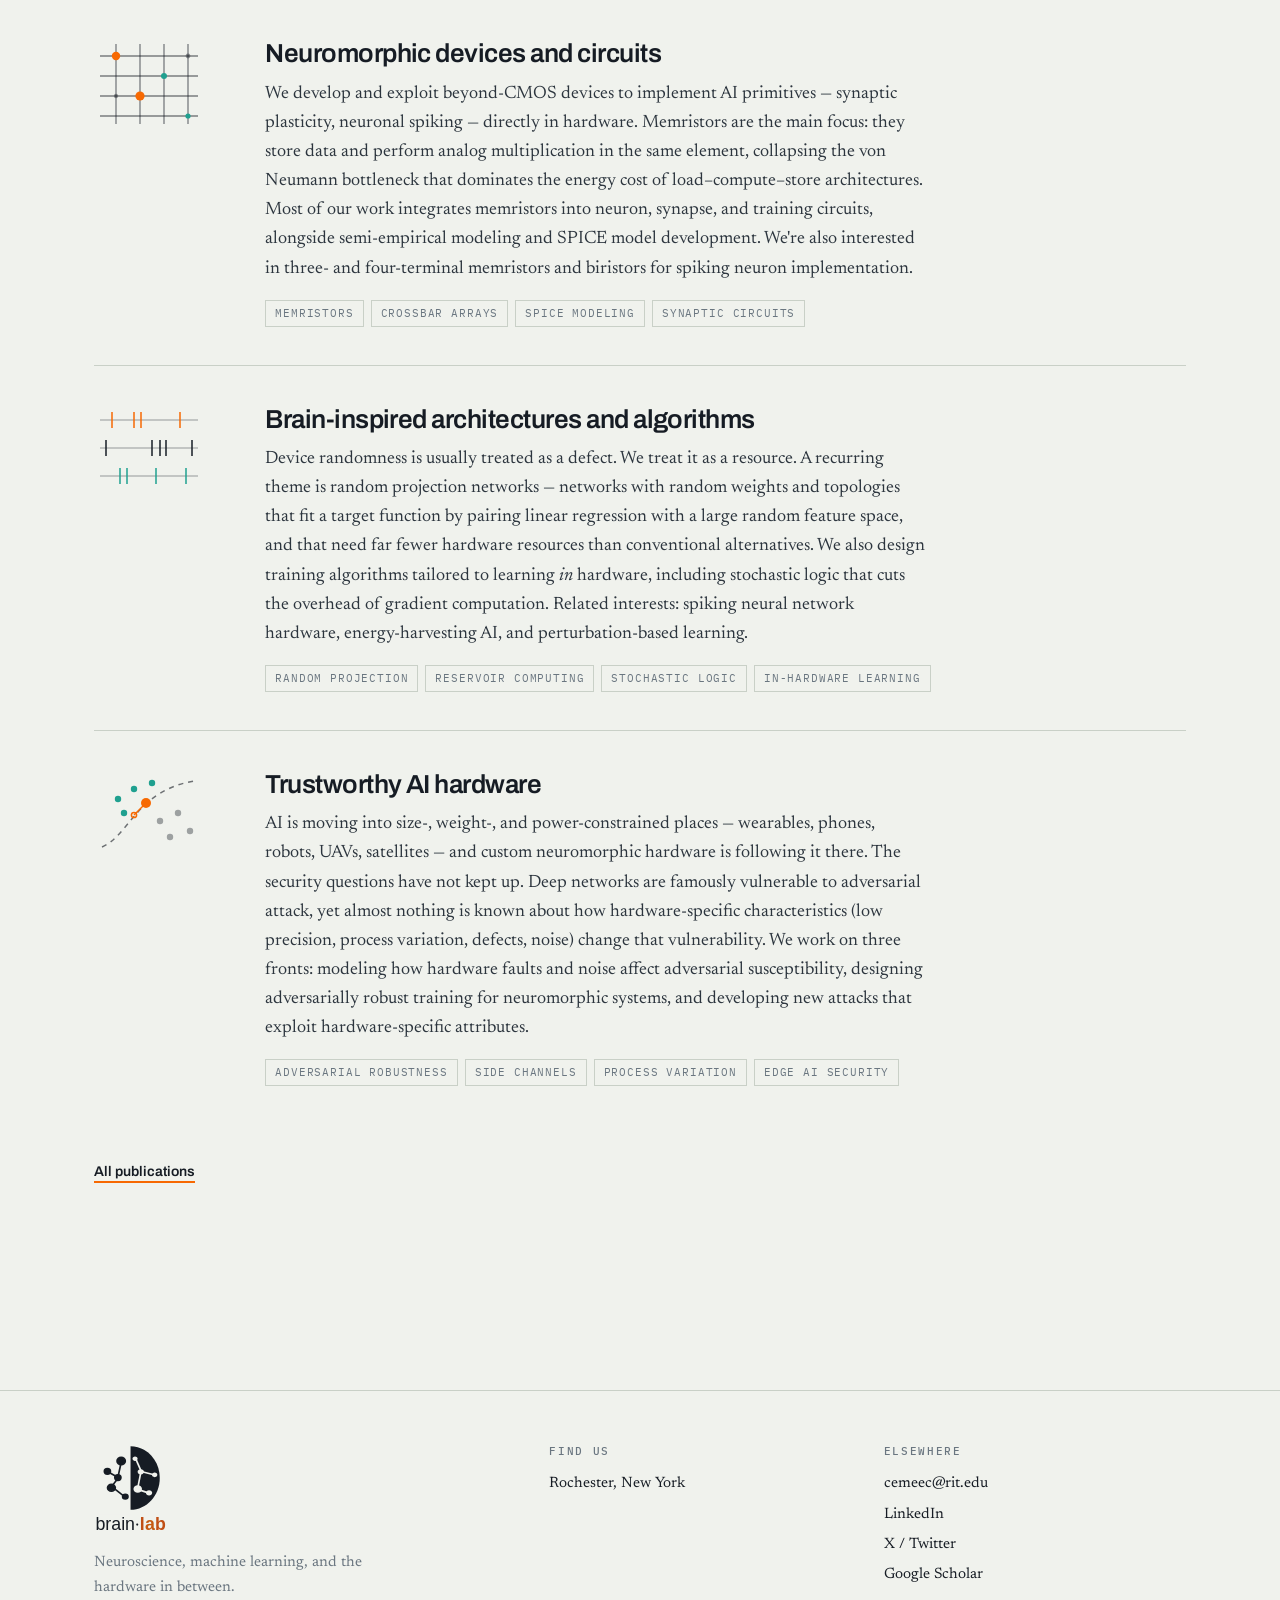
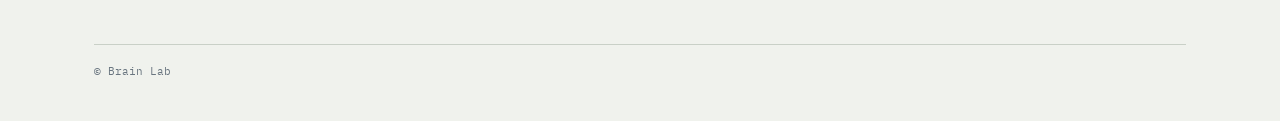
<file: research.html>
<!DOCTYPE html>
<html lang="en">
<head>
<meta charset="utf-8">
<meta name="viewport" content="width=device-width, initial-scale=1">
<title>Research — Brain Lab</title>
<meta name="description" content="Neuromorphic devices and circuits, brain-inspired architectures and algorithms, and trustworthy AI hardware.">
<link rel="canonical" href="https://www.brainlabresearch.org/research.html">
<meta property="og:title" content="Research — Brain Lab">
<meta property="og:description" content="Memristors, spiking neural networks, random projection networks, and adversarial robustness in neuromorphic hardware.">
<meta property="og:image" content="https://www.brainlabresearch.org/assets/icons/og-card.png?v=f0b0af2d">
<meta property="og:image:width" content="1200">
<meta property="og:image:height" content="630">
<meta name="twitter:card" content="summary_large_image">
<link rel="preconnect" href="https://fonts.googleapis.com">
<link rel="preconnect" href="https://fonts.gstatic.com" crossorigin>
<link href="https://fonts.googleapis.com/css2?family=Archivo:wght@400;500;600;700;800&family=IBM+Plex+Mono:wght@400;500;600&family=Newsreader:ital,opsz,wght@0,6..72,300..700;1,6..72,300..500&display=swap" rel="stylesheet">
<link rel="alternate" type="application/rss+xml" title="Brain Lab — News" href="feed.xml">
<link rel="icon" href="assets/icons/favicon.svg?v=3132f404" type="image/svg+xml">
<link rel="apple-touch-icon" href="assets/icons/apple-touch-icon.png?v=1371a02b">
<link rel="stylesheet" href="assets/css/site.css?v=bb1b19fa">
</head>
<body>
<a class="skip" href="#main">Skip to content</a>

<nav class="nav" id="nav">
  <div class="nav-in">
    <a class="brand" href="index.html"><span class="brand-mark" aria-hidden="true"></span>BRAIN LAB <span>RESEARCH</span></a>
    <button class="nav-toggle" type="button" aria-expanded="false" aria-controls="nav-links" aria-label="Menu"><span></span><span></span><span></span></button>
    <div class="nav-links" id="nav-links">
      <a href="research.html" aria-current="page">Research</a>
      <a href="people.html">People</a>
      <a href="news.html">News</a>
      <a href="publications.html">Publications</a>
      <a href="learn.html">Learn</a>
      <a href="contact.html">Contact</a>
      <a href="index.html#join" class="nav-cta">Join us</a>
    </div>
  </div>
</nav>

<header class="pagehead">
  <canvas id="raster" aria-hidden="true"></canvas>
  <div class="wrap">
    <div class="eyebrow">Research</div>
    <h1>Three threads, one question:<br>how cheap can intelligence get?</h1>
    <p>From SPICE-level device models through training algorithms to the security of the resulting systems.</p>
  </div>
</header>

<main id="main">

<!-- Topic cloud. Populated by assets/js/topics.js?v=a9d66ed4 from assets/data/topics.json;
     regenerate the data with: node tools/fetch-topics.mjs -->
<section class="wrap cloud-sec" id="topics">
  <div class="cloud-wrap" data-topics>
    <p class="cloud-status" hidden>Topic data could not be loaded.</p>
    <!-- tabindex so keyboard users can reach it; focusing pauses the drift the
         same way hovering does, since there is no play control. -->
    <div class="cloud" role="img" aria-label="Topic cloud" tabindex="0">
      <div class="cloud-meta"></div>
      <div class="cloud-progress"><i></i></div>
    </div>
    <div class="cloud-tip" hidden></div>
  </div>
</section>

<section class="sec wrap reveal" id="thrusts">
  <div class="sec-head">
    <div class="eyebrow">Three thrusts</div>
    <h2>From devices, to architectures, to trust</h2>
  </div>

  <!-- The figure is line art on a white ground; mix-blend-mode drops the white
       so it sits on the page rather than in a box. Hotspots are percentage
       positioned over each column so they track the image as it scales, and are
       plain anchors — hovering highlights, clicking jumps to the full section. -->
  <div class="thrusts">
    <figure class="thrust-fig">
      <img src="assets/icons/thrusts.jpg" width="861" height="693"
           alt="Three research thrusts feeding into one another: neuromorphic devices and circuits, then brain-inspired architectures and algorithms, then trustworthy AI hardware — together producing agile, energy-efficient and trustworthy AI at the edge.">
      <a class="thrust-hot" href="#area-1" style="left:1%;width:31%"><span class="sr">Neuromorphic devices and circuits</span></a>
      <a class="thrust-hot" href="#area-2" style="left:34%;width:33%"><span class="sr">Brain-inspired architectures and algorithms</span></a>
      <a class="thrust-hot" href="#area-3" style="left:70%;width:29%"><span class="sr">Trustworthy AI hardware</span></a>
    </figure>
  </div>
</section>

<section class="sec wrap reveal">

  <div class="area" id="area-1">
    <svg class="area-glyph" viewBox="0 0 110 88" fill="none" aria-hidden="true">
      <g stroke="currentColor" stroke-width="1.3" stroke-opacity=".55">
        <line x1="6" y1="18" x2="104" y2="18"/><line x1="6" y1="38" x2="104" y2="38"/>
        <line x1="6" y1="58" x2="104" y2="58"/><line x1="6" y1="78" x2="104" y2="78"/>
        <line x1="22" y1="6" x2="22" y2="86"/><line x1="46" y1="6" x2="46" y2="86"/>
        <line x1="70" y1="6" x2="70" y2="86"/><line x1="94" y1="6" x2="94" y2="86"/>
      </g>
      <circle cx="22" cy="18" r="4.2" fill="#F76902"/><circle cx="70" cy="38" r="3" fill="#1FA08F"/>
      <circle cx="46" cy="58" r="4.6" fill="#F76902"/><circle cx="94" cy="78" r="2.6" fill="#1FA08F"/>
      <circle cx="94" cy="18" r="2.4" fill="currentColor" fill-opacity=".4"/>
      <circle cx="22" cy="58" r="2.2" fill="currentColor" fill-opacity=".4"/>
    </svg>
    <div>
      <h3>Neuromorphic devices and circuits</h3>
      <p>We develop and exploit beyond-CMOS devices to implement AI primitives — synaptic plasticity, neuronal spiking — directly in hardware. Memristors are the main focus: they store data and perform analog multiplication in the same element, collapsing the von Neumann bottleneck that dominates the energy cost of load–compute–store architectures. Most of our work integrates memristors into neuron, synapse, and training circuits, alongside semi-empirical modeling and SPICE model development. We're also interested in three- and four-terminal memristors and biristors for spiking neuron implementation.</p>
      <div class="tags"><span class="tag">Memristors</span><span class="tag">Crossbar arrays</span><span class="tag">SPICE modeling</span><span class="tag">Synaptic circuits</span></div>
    </div>
  </div>

  <div class="area" id="area-2">
    <svg class="area-glyph" viewBox="0 0 110 88" fill="none" aria-hidden="true">
      <g stroke="currentColor" stroke-width="1.5">
        <line x1="6" y1="16" x2="104" y2="16" stroke-opacity=".28"/>
        <line x1="6" y1="44" x2="104" y2="44" stroke-opacity=".28"/>
        <line x1="6" y1="72" x2="104" y2="72" stroke-opacity=".28"/>
        <g stroke="#F76902"><line x1="18" y1="8" x2="18" y2="24"/><line x1="40" y1="8" x2="40" y2="24"/><line x1="47" y1="8" x2="47" y2="24"/><line x1="86" y1="8" x2="86" y2="24"/></g>
        <g stroke="currentColor"><line x1="12" y1="36" x2="12" y2="52"/><line x1="58" y1="36" x2="58" y2="52"/><line x1="66" y1="36" x2="66" y2="52"/><line x1="72" y1="36" x2="72" y2="52"/><line x1="98" y1="36" x2="98" y2="52"/></g>
        <g stroke="#1FA08F"><line x1="26" y1="64" x2="26" y2="80"/><line x1="33" y1="64" x2="33" y2="80"/><line x1="62" y1="64" x2="62" y2="80"/><line x1="92" y1="64" x2="92" y2="80"/></g>
      </g>
    </svg>
    <div>
      <h3>Brain-inspired architectures and algorithms</h3>
      <p>Device randomness is usually treated as a defect. We treat it as a resource. A recurring theme is random projection networks — networks with random weights and topologies that fit a target function by pairing linear regression with a large random feature space, and that need far fewer hardware resources than conventional alternatives. We also design training algorithms tailored to learning <em>in</em> hardware, including stochastic logic that cuts the overhead of gradient computation. Related interests: spiking neural network hardware, energy-harvesting AI, and perturbation-based learning.</p>
      <div class="tags"><span class="tag">Random projection</span><span class="tag">Reservoir computing</span><span class="tag">Stochastic logic</span><span class="tag">In-hardware learning</span></div>
    </div>
  </div>

  <div class="area" id="area-3">
    <svg class="area-glyph" viewBox="0 0 110 88" fill="none" aria-hidden="true">
      <path d="M8 78 C36 66 42 22 100 12" stroke="currentColor" stroke-width="1.5" stroke-dasharray="5 5" stroke-opacity=".6"/>
      <g fill="#1FA08F"><circle cx="24" cy="30" r="3.2"/><circle cx="40" cy="20" r="3.2"/><circle cx="58" cy="14" r="3.2"/><circle cx="30" cy="44" r="3.2"/></g>
      <g fill="currentColor" fill-opacity=".38"><circle cx="66" cy="52" r="3.2"/><circle cx="84" cy="44" r="3.2"/><circle cx="76" cy="68" r="3.2"/><circle cx="96" cy="62" r="3.2"/></g>
      <circle cx="52" cy="34" r="5" fill="#F76902"/>
      <path d="M40 46 L52 34" stroke="#F76902" stroke-width="1.5"/>
      <circle cx="40" cy="46" r="2.6" fill="none" stroke="#F76902" stroke-width="1.5"/>
    </svg>
    <div>
      <h3>Trustworthy AI hardware</h3>
      <p>AI is moving into size-, weight-, and power-constrained places — wearables, phones, robots, UAVs, satellites — and custom neuromorphic hardware is following it there. The security questions have not kept up. Deep networks are famously vulnerable to adversarial attack, yet almost nothing is known about how hardware-specific characteristics (low precision, process variation, defects, noise) change that vulnerability. We work on three fronts: modeling how hardware faults and noise affect adversarial susceptibility, designing adversarially robust training for neuromorphic systems, and developing new attacks that exploit hardware-specific attributes.</p>
      <div class="tags"><span class="tag">Adversarial robustness</span><span class="tag">Side channels</span><span class="tag">Process variation</span><span class="tag">Edge AI security</span></div>
    </div>
  </div>

  <p style="margin-top:34px"><a class="btn-line" href="publications.html">All publications</a></p>
</section>

</main>

<footer>
  <div class="wrap">
    <div class="foot">
      <div>
        <img class="foot-mark" src="assets/icons/logo.svg?v=d911424f" alt="Brain Lab" width="150" height="183">
        <p style="color:var(--muted);max-width:34ch;font-size:15px">Neuroscience, machine learning, and the hardware in between.</p>
      </div>
      <div>
        <h5>Find us</h5>
        <p>Rochester, New York</p>
      </div>
      <div>
        <h5>Elsewhere</h5>
        <a href="mailto:cemeec@rit.edu">cemeec@rit.edu</a>
        <a href="https://www.linkedin.com/company/ritbrainlab">LinkedIn</a>
        <a href="https://twitter.com/ritbrainlab">X / Twitter</a>
        <a href="https://scholar.google.com/citations?hl=en&user=YnhtWqYAAAAJ&view_op=list_works&sortby=pubdate">Google Scholar</a>
      </div>
    </div>
    <div class="colophon">
      <span>© Brain Lab</span>
    </div>
  </div>
</footer>

<script src="assets/js/site.js?v=11ef15c7"></script>
<script src="assets/js/topics.js?v=a9d66ed4"></script>
</body>
</html>
</file>
<file: assets/css/site.css>
/* Brain Lab — RIT
   Palette: ink (instrument screen) / paper (lab notebook)
   excite = RIT orange, inhibit = teal. Two accents, read as two populations. */

:root{
  --ink:#0D1522;
  --ink-2:#16202F;
  --paper:#F0F2ED;
  --paper-2:#E5E9E1;
  --graphite:#161C24;
  --muted:#6A7680;
  --rule:#C9D0C7;
  --excite:#F76902;
  --inhibit:#1FA08F;

  --display:'Archivo',system-ui,sans-serif;
  --body:'Newsreader',Georgia,serif;
  --mono:'IBM Plex Mono',ui-monospace,monospace;

  --pad:clamp(20px,5vw,72px);
  --max:1220px;
}

*{box-sizing:border-box}
html{scroll-behavior:smooth}
body{
  margin:0;background:var(--paper);color:var(--graphite);
  font-family:var(--body);font-size:18px;line-height:1.62;
  -webkit-font-smoothing:antialiased;
}
img{max-width:100%;display:block}
a{color:inherit}
.wrap{max-width:var(--max);margin:0 auto;padding-left:var(--pad);padding-right:var(--pad)}
.skip{position:absolute;left:-9999px}
.skip:focus{left:var(--pad);top:10px;z-index:100;background:var(--excite);color:#fff;padding:10px 16px;font-family:var(--display);font-size:14px}

.eyebrow{
  font-family:var(--mono);font-size:11px;font-weight:500;
  letter-spacing:.16em;text-transform:uppercase;color:var(--muted);
}

/* ---------- nav ---------- */
.nav{position:fixed;top:0;left:0;right:0;z-index:60;transition:background .35s ease,border-color .35s ease;border-bottom:1px solid transparent}
.nav-in{max-width:var(--max);margin:0 auto;padding:16px var(--pad);display:flex;align-items:center;gap:28px}
.brand{font-family:var(--display);font-weight:800;font-size:16px;letter-spacing:-.01em;text-decoration:none;color:#fff;display:flex;align-items:baseline;gap:9px;transition:color .35s ease}
.brand span{font-family:var(--mono);font-weight:400;font-size:10px;letter-spacing:.18em;color:var(--inhibit)}
/* The mark is two-tone by design — a pale half and a dark half — so it cannot
   follow currentColor like a single-colour glyph would. Two files, swapped as
   the nav flips from the dark band to the light stuck state. */
.brand-mark{width:26px;height:29px;flex:0 0 auto;align-self:center;
  background:url("../icons/mark-dark.svg?v=0295ca7e") center/contain no-repeat}
.nav.stuck .brand-mark{background-image:url("../icons/mark.svg?v=a999a30c")}
.nav-links{margin-left:auto;display:flex;gap:26px;align-items:center}
.nav-links a{font-family:var(--display);font-size:13.5px;font-weight:500;text-decoration:none;color:rgba(255,255,255,.72);padding:4px 0;position:relative;transition:color .35s ease}
.nav-links a::after{content:"";position:absolute;left:0;right:100%;bottom:0;height:2px;background:var(--excite);transition:right .28s ease}
.nav-links a:hover::after,.nav-links a:focus-visible::after,.nav-links a[aria-current="page"]::after{right:0}
.nav.stuck{background:rgba(240,242,237,.94);backdrop-filter:blur(10px);border-bottom-color:var(--rule)}
.nav.stuck .brand{color:var(--graphite)}
.nav.stuck .brand span{color:var(--muted)}
.nav.stuck .nav-links a{color:var(--graphite)}
.nav-toggle{display:none}

/* Below this width the links used to be hidden outright, leaving no way to reach
   any page from a phone — only the Join us button survived. They now collapse
   into a panel behind the toggle. */
@media(max-width:820px){
  .nav-toggle{display:flex;flex-direction:column;justify-content:center;gap:5px;
    margin-left:auto;width:44px;height:36px;padding:0 9px;background:none;border:0;cursor:pointer}
  .nav-toggle span{display:block;height:2px;background:#fff;transition:background .35s ease}
  .nav.stuck .nav-toggle span{background:var(--graphite)}

  /* .nav is fixed, so it is the containing block: top:100% puts the panel
     directly under the bar. */
  .nav-links{position:absolute;top:100%;left:0;right:0;margin:0;display:none;
    flex-direction:column;align-items:stretch;gap:0;
    background:var(--ink);padding:4px var(--pad) 18px;
    border-bottom:1px solid rgba(255,255,255,.14);
    /* The panel drops onto the dark hero, so a hairline alone barely separates
       them; the shadow makes it read as a layer above the page. */
    box-shadow:0 18px 34px rgba(13,21,34,.34)}
  .nav.open .nav-links{display:flex}
  .nav.stuck .nav-links{background:var(--paper);border-bottom-color:var(--rule)}

  .nav-links a{font-size:16.5px;padding:14px 0;color:#fff}
  .nav.stuck .nav-links a{color:var(--graphite)}
  .nav-links a + a{border-top:1px solid rgba(255,255,255,.12)}
  .nav.stuck .nav-links a + a{border-top-color:var(--rule)}
  /* The sliding underline is a desktop hover affordance; on a stacked list it
     just reads as a stray rule under one item. */
  .nav-links a::after{display:none}
  .nav-links a[aria-current="page"]{color:var(--excite)}
  .nav.stuck .nav-links a[aria-current="page"]{color:var(--excite)}
}

/* ---------- dark bands ---------- */
.hero,.pagehead{position:relative;background:var(--ink);color:#fff;overflow:hidden}
.hero{padding:clamp(130px,17vw,190px) 0 0}
.pagehead{padding:clamp(120px,15vw,150px) 0 clamp(38px,5vw,54px)}
#raster{position:absolute;inset:0;width:100%;height:100%;opacity:.5}
.hero::after,.pagehead::after{content:"";position:absolute;inset:0;background:linear-gradient(100deg,var(--ink) 8%,rgba(13,21,34,.86) 46%,rgba(13,21,34,.4) 100%)}
.hero-in,.pagehead .wrap{position:relative;z-index:2}
.hero-in{padding-bottom:clamp(48px,7vw,80px)}
.hero .eyebrow,.pagehead .eyebrow{color:rgba(255,255,255,.5)}
.hero h1{font-family:var(--display);font-weight:700;font-size:clamp(38px,6.4vw,78px);line-height:1.03;letter-spacing:-.033em;margin:20px 0 0;max-width:15.5ch}
.hero h1 em{font-style:normal;color:var(--excite)}
.pagehead h1{font-family:var(--display);font-weight:700;font-size:clamp(34px,5vw,60px);letter-spacing:-.03em;margin:14px 0 0;line-height:1.05}
.pagehead p{color:rgba(255,255,255,.72);font-weight:300;max-width:56ch;margin:16px 0 0;font-size:clamp(17px,1.9vw,20px)}
.lede{font-size:clamp(18px,2vw,21.5px);line-height:1.56;color:rgba(255,255,255,.76);max-width:56ch;margin:26px 0 0;font-weight:300}
.cta-row{display:flex;flex-wrap:wrap;gap:14px;margin-top:38px}

.btn{font-family:var(--display);font-size:14px;font-weight:600;text-decoration:none;padding:13px 24px;border:1px solid transparent;transition:background .2s ease,color .2s ease,border-color .2s ease,transform .2s ease;display:inline-block}
.btn-solid{background:var(--excite);color:#fff}
.btn-solid:hover{transform:translateY(-2px)}
.btn-ghost{border-color:rgba(255,255,255,.32);color:#fff}
.btn-ghost:hover{border-color:#fff;background:rgba(255,255,255,.08)}
.btn-line{border-bottom:2px solid var(--excite);padding:0 0 2px;font-family:var(--display);font-size:14px;font-weight:600;text-decoration:none}


/* ---------- sections ---------- */
/* Vertical only. The padding SHORTHAND here would reset padding-left/right to
   zero, and because this rule comes after .wrap it wins — so every
   <section class="sec wrap"> lost its horizontal gutter and ran to the edge of
   the screen on any viewport narrower than --max. Invisible on a wide desktop,
   where margin:0 auto still leaves whitespace, and obvious on a phone. */
.sec{padding-top:clamp(64px,8.5vw,108px);padding-bottom:clamp(64px,8.5vw,108px)}
.sec-head{margin-bottom:22px}
.sec-head h2{font-family:var(--display);font-weight:700;font-size:clamp(25px,3.4vw,40px);letter-spacing:-.028em;margin:6px 0 0;line-height:1.1;max-width:22ch}
.divider{width:100%;max-width:150px;height:26px;display:block;color:var(--rule);margin-top:10px}

.mission{display:grid;grid-template-columns:1fr 1.55fr;gap:clamp(26px,5vw,64px);align-items:start}
.mission p{margin:0 0 18px}
.mission p:first-of-type{font-size:clamp(20px,2.4vw,26px);line-height:1.44}
.mission p:first-of-type strong{font-weight:500;box-shadow:inset 0 -.42em 0 rgba(247,105,2,.16)}
@media(max-width:860px){.mission{grid-template-columns:1fr}}

/* ---------- research ---------- */
.area{display:grid;grid-template-columns:120px 1fr;gap:clamp(20px,4vw,52px);padding:38px 0;border-top:1px solid var(--rule);align-items:start}
.area:last-child{border-bottom:1px solid var(--rule)}
.area-glyph{width:110px;height:88px;color:var(--graphite)}
.area h3{font-family:var(--display);font-weight:600;font-size:clamp(20px,2.3vw,26px);letter-spacing:-.02em;margin:0 0 10px;line-height:1.2}
.area p{margin:0;max-width:66ch;color:#2C353E}
.tags{display:flex;flex-wrap:wrap;gap:7px;margin-top:16px}
.tag{font-family:var(--mono);font-size:10.5px;letter-spacing:.08em;text-transform:uppercase;border:1px solid var(--rule);padding:4px 9px;color:var(--muted)}
@media(max-width:700px){.area{grid-template-columns:1fr}.area-glyph{width:88px;height:70px}}

/* ---------- people ---------- */
.pi{display:grid;grid-template-columns:190px 1fr;gap:clamp(20px,4vw,44px);align-items:center;background:var(--paper-2);padding:clamp(20px,3vw,34px);margin-bottom:44px}
.pi h3{font-family:var(--display);font-weight:700;font-size:clamp(23px,2.8vw,31px);letter-spacing:-.025em;margin:6px 0 4px}
.pi .role{font-family:var(--mono);font-size:11.5px;letter-spacing:.1em;text-transform:uppercase;color:var(--muted)}
.pi .title{font-size:15px;color:var(--graphite);margin:0}
.pi p{margin:14px 0 0;max-width:60ch;font-size:17px}
.contact{display:flex;flex-wrap:wrap;gap:18px;margin-top:16px;font-family:var(--mono);font-size:12.5px}
.contact a{color:var(--graphite);text-decoration:none;border-bottom:1.5px solid var(--excite);padding-bottom:1px}
.contact a:hover{background:rgba(247,105,2,.12)}
@media(max-width:700px){.pi{grid-template-columns:1fr}}

.avatar{position:relative;width:100%;aspect-ratio:1/1;background:var(--ink);overflow:hidden}
.avatar .initials{position:absolute;inset:0;display:flex;align-items:center;justify-content:center;font-family:var(--display);font-weight:700;font-size:28px;color:rgba(255,255,255,.55)}
.avatar img{position:relative;width:100%;height:100%;object-fit:cover;transition:transform .45s cubic-bezier(.2,.7,.3,1)}
/* Photos stay in colour. The hover cue is the accent rule wiping in along the
   bottom edge — the same left-to-right wipe the nav links use — plus a slow,
   slight push in on the image itself. */
.avatar::after{content:"";position:absolute;left:0;right:100%;bottom:0;height:3px;background:var(--excite);transition:right .3s ease;z-index:2}
.member:hover .avatar::after,.member:focus-visible .avatar::after{right:0}
.member:hover .avatar img,.member:focus-visible .avatar img{transform:scale(1.045)}

.people-grid{display:grid;grid-template-columns:repeat(auto-fill,minmax(158px,1fr));gap:clamp(14px,2vw,26px)}
/* A button, not a link — it opens a dialog. Everything here is undoing the
   default button chrome so it still reads as a tile.

   flex-column with justify-content:flex-start is doing real work, not tidying:
   a <button> vertically CENTRES its content, and grid stretches every tile to
   the tallest in the row. So a member whose programme fits on one line while
   others wrap to two ends up with their photo pushed down by half the
   difference. display:block does not stop it; laying the button out as a
   top-aligned column does. */
.member{text-decoration:none;color:inherit;width:100%;
  display:flex;flex-direction:column;align-items:stretch;justify-content:flex-start;
  background:none;border:0;padding:0;margin:0;font:inherit;text-align:left;cursor:pointer;
  -webkit-appearance:none;appearance:none}
.member .name{font-family:var(--display);font-weight:600;font-size:15px;letter-spacing:-.012em;margin-top:11px;line-height:1.25}
.member .prog{font-family:var(--mono);font-size:10.5px;letter-spacing:.06em;color:var(--muted);margin-top:4px;text-transform:uppercase}
.member:hover .name{color:var(--excite)}

.alumni{margin-top:52px;border-top:1px solid var(--rule);padding-top:26px}
.alum-list{display:grid;grid-template-columns:repeat(auto-fill,minmax(310px,1fr));gap:4px 34px}
.alum{display:grid;grid-template-columns:52px 1fr;gap:12px;padding:9px 0;border-bottom:1px dotted var(--rule);align-items:baseline}
.alum .yr{font-family:var(--mono);font-size:11.5px;color:var(--excite)}
.alum .who{font-family:var(--display);font-size:14.5px;font-weight:500}
/* Order within .who is: name, then .deg, then .th. */
.alum .deg{display:block;font-family:var(--mono);font-size:10.5px;letter-spacing:.04em;color:var(--rule-text,#8B949C);margin-top:3px}
.alum .th{display:block;font-family:var(--body);font-size:14px;font-style:italic;color:var(--muted);line-height:1.4;margin-top:3px}
/* Thesis titles link to the record in RIT's repository. Understated by default
   — a list of 21 alumni with 13 loud links would read as a link farm. */
.alum .th a{color:inherit;text-decoration:none;border-bottom:1px solid var(--rule)}
.alum .th a:hover{color:var(--excite);border-bottom-color:var(--excite)}


/* ---------- bio dialog ----------
   Native <dialog> opened with showModal(): Escape closes it, focus is trapped,
   and the rest of the page is inert — none of which we have to implement. */
dialog.bio{border:0;padding:0;max-width:min(560px,calc(100vw - 32px));width:100%;
  background:var(--paper);color:var(--graphite);box-shadow:0 24px 70px rgba(13,21,34,.28)}
dialog.bio::backdrop{background:rgba(13,21,34,.55);backdrop-filter:blur(3px)}
.bio-in{display:grid;grid-template-columns:132px 1fr;gap:clamp(16px,3vw,26px);
  padding:clamp(20px,3vw,30px);align-items:start}
.bio-in .avatar{width:132px}
.bio-in h3{font-family:var(--display);font-weight:700;font-size:clamp(20px,2.4vw,26px);
  letter-spacing:-.02em;margin:0 0 4px}
.bio-in .prog{font-family:var(--mono);font-size:11px;letter-spacing:.08em;text-transform:uppercase;
  color:var(--muted);margin:0 0 14px}
.bio-in p{margin:0;font-size:16.5px;line-height:1.55}
.bio-x{position:absolute;top:8px;right:10px;background:none;border:0;cursor:pointer;
  font-size:26px;line-height:1;color:var(--muted);padding:6px 10px}
.bio-x:hover{color:var(--excite)}
@media(max-width:520px){.bio-in{grid-template-columns:1fr}.bio-in .avatar{width:112px}}

/* Entry animation, skipped under reduced motion by the block further down. */
dialog.bio[open]{animation:bio-in .22s cubic-bezier(.2,.7,.3,1)}
dialog.bio[open]::backdrop{animation:bio-fade .22s ease}
@keyframes bio-in{from{opacity:0;transform:translateY(8px) scale(.98)}}
@keyframes bio-fade{from{opacity:0}}
/* ---------- news ---------- */
/* A card is a <div> whose HEADLINE carries the link, not an <a> wrapping
   everything. Wrapping the card made it impossible to put a link in the summary,
   since HTML forbids nesting anchors and browsers tear the markup apart if you
   try. The ::after below stretches the headline's hit area over the whole card,
   so it still behaves as one large click target. */
.news-item{position:relative;display:grid;grid-template-columns:104px 148px 1fr auto;gap:clamp(12px,2.2vw,28px);padding:24px 0;border-top:1px solid var(--rule);color:inherit;align-items:start}
.news-item:last-of-type{border-bottom:1px solid var(--rule)}
.news-item .date{font-family:var(--mono);font-size:11.5px;letter-spacing:.06em;color:var(--muted);text-transform:uppercase;padding-top:3px}
/* The cell is emitted even when there is no picture, so headlines all start on
   the same line. :empty keeps that reservation invisible rather than showing an
   empty grey box that reads as a broken image. */
.news-item .thumb{display:block;width:148px;aspect-ratio:3/2;overflow:hidden;background:var(--paper-2)}
.news-item .thumb:empty{background:none}
.news-item .thumb img{width:100%;height:100%;object-fit:cover;transition:transform .45s cubic-bezier(.2,.7,.3,1)}
.news-item:hover .thumb img{transform:scale(1.04)}
.news-item h4{font-family:var(--display);font-weight:600;font-size:clamp(17px,1.9vw,21px);letter-spacing:-.018em;margin:0;line-height:1.28}
.news-item h4 a{text-decoration:none;color:inherit}
.news-item h4 a::after{content:"";position:absolute;inset:0}
.news-item p{margin:7px 0 0;font-size:16px;color:#39424B;max-width:70ch}
/* Inline links must sit above the stretched headline hit area or they are
   unclickable — the headline's ::after would swallow every click. */
.news-item p a{position:relative;z-index:1;color:inherit;text-decoration:none;border-bottom:1.5px solid var(--excite);padding-bottom:1px}
.news-item p a:hover{background:rgba(247,105,2,.12)}
/* The picture links to a larger copy. On a scraped item the headline's stretched
   ::after covers the whole card, so this has to be raised above it or the click
   goes to the article instead — the same fix the inline summary links need. */
a.thumb{position:relative;z-index:1;cursor:zoom-in;display:block}
a.thumb:focus-visible{outline:2px solid var(--excite);outline-offset:2px}

/* Enlarged view. Sized to the viewport rather than the file so a big picture
   cannot overflow on a phone. */
dialog.lightbox{border:0;padding:0;background:none;max-width:none;max-height:none;
  width:100%;height:100%;overflow:hidden}
dialog.lightbox::backdrop{background:rgba(13,21,34,.82);backdrop-filter:blur(3px)}
dialog.lightbox img{position:absolute;top:50%;left:50%;transform:translate(-50%,-50%);
  max-width:calc(100vw - 32px);max-height:calc(100vh - 32px);
  width:auto;height:auto;cursor:zoom-out;box-shadow:0 24px 70px rgba(13,21,34,.4)}

.news-item .arrow{font-family:var(--mono);color:var(--rule);font-size:18px;transition:color .2s ease,transform .2s ease}
.news-item:hover h4{color:var(--excite)}
.news-item:hover .arrow{color:var(--excite);transform:translateX(4px)}
/* Four columns get cramped before the single-column breakpoint, so the picture
   drops out first and the text keeps its measure. */
@media(max-width:880px){
  .news-item{grid-template-columns:104px 118px 1fr auto}
  .news-item .thumb{width:118px}
}
@media(max-width:700px){
  .news-item{grid-template-columns:1fr;gap:10px}
  .news-item .arrow{display:none}
  /* Full width reads better than a small square once it is stacked. */
  .news-item .thumb{width:100%;aspect-ratio:16/9}
  .news-item .thumb:empty{display:none}
}

/* ---------- topic cloud ----------
   A short banner above the research detail: a quick read on what the lab has
   worked on over the years, not a section in its own right.

   Polar layout — every term keeps one fixed angle and moves only along that ray,
   inward as it becomes more frequent. Absolutely positioned, so words never
   reflow one another. Nothing here transitions: position, size and opacity are
   written every frame by requestAnimationFrame in topics.js. A CSS transition
   would restart its easing curve each time the target moved, which is exactly
   what made an earlier version look choppy.

   There is no play control. The timeline lives inside the panel as a hairline
   along the bottom edge, and hovering or focusing the cloud pauses it. */
/* Same trap as .sec — set the vertical sides only. */
.cloud-sec{padding-top:clamp(26px,3.4vw,44px);padding-bottom:0}
.cloud-wrap{position:relative}

.cloud{position:relative;overflow:hidden;background:var(--paper-2);
  height:clamp(180px,16vw,225px);--wmin:11px;--wmax:31px}
.cloud:focus-visible{outline:2.5px solid var(--excite);outline-offset:3px}
/* Origin sits above centre so the words clear the year label and timeline. */
.cloud .w{position:absolute;left:50%;top:45%;white-space:nowrap;
  font-family:var(--display);font-weight:600;letter-spacing:-.02em;line-height:1;
  color:var(--graphite);opacity:0;font-size:12px;
  will-change:transform,font-size,opacity;cursor:default}
.cloud .w:hover{color:var(--excite)}
.cloud-failed .cloud{height:auto;padding:18px}

/* Year range sits inside the panel, bottom-left, reading as a caption on the
   timeline directly beneath it rather than as a separate control. */
.cloud-meta{position:absolute;left:14px;bottom:12px;z-index:30;pointer-events:none;
  font-family:var(--mono);font-size:10.5px;color:var(--muted);display:flex;gap:10px;align-items:baseline}
.cloud-meta b{font-size:12.5px;color:var(--graphite);letter-spacing:.02em;font-weight:500}

.cloud-progress{position:absolute;left:0;right:0;bottom:0;height:2px;
  background:var(--rule);z-index:30;pointer-events:none}
.cloud-progress i{display:block;height:100%;width:0;background:var(--excite)}

.cloud-tip{position:absolute;transform:translate(-50%,-100%);background:var(--graphite);color:var(--paper);
  font-family:var(--mono);font-size:11px;padding:5px 9px;pointer-events:none;white-space:nowrap;z-index:40}
.cloud-status{font-family:var(--mono);font-size:12px;color:var(--muted)}

@media(max-width:700px){.cloud{--wmax:23px;--wmin:10px;height:200px}}


/* ---------- three thrusts ----------
   The figure is black line art on a white ground. mix-blend-mode:multiply makes
   the white read as the page behind it, so the diagram sits on the paper instead
   of in a white box — no keyed image or transparent PNG needed. It only works
   over a light ground, which is the case everywhere it is used. */
/* Deliberately well under the image's native 861px — this is an orientation
   graphic above the real content, not the content itself. */
.thrusts{margin-top:22px;max-width:560px;margin-left:auto;margin-right:auto}
.thrust-fig{position:relative;margin:0 auto}
.thrust-fig img{width:100%;height:auto;mix-blend-mode:multiply}

/* Percentage geometry so hotspots track the image at any width. The height stops
   short of the brace and caption, which belong to all three columns.
   These are plain anchors: hover highlights, click jumps to the full section. */
.thrust-hot{position:absolute;top:0;height:84%;border:2px solid transparent;border-radius:2px;
  transition:background .2s ease,border-color .2s ease}
.thrust-hot:hover,.thrust-hot:focus-visible{
  background:rgba(247,105,2,.10);border-color:var(--excite);outline:none}

/* The nav is fixed, so an anchor jump would otherwise land with the heading
   hidden underneath it. */
.area{scroll-margin-top:86px}

.sr{position:absolute;width:1px;height:1px;overflow:hidden;clip:rect(0 0 0 0);white-space:nowrap}

/* Below this the figure is too small for the hotspots to be a usable target, and
   the sections are a short scroll away anyway. */
@media(max-width:620px){
  .thrust-hot{display:none}
}

/* ---------- contact ---------- */
.contact-grid{display:grid;grid-template-columns:1fr 1.15fr;gap:clamp(28px,5vw,64px);align-items:start}
.addr{margin:10px 0 0;font-size:17px;line-height:1.62}
.addr b{font-family:var(--mono);font-size:15px;letter-spacing:.04em}
/* The iframe needs a DEFINITE height. With aspect-ratio instead — on the iframe
   or on a wrapper holding it absolutely — the panel renders blank: Google Maps
   initialises into a box whose height has not resolved yet and never recovers.
   Verified three-up at identical widths: fixed height drew the map, clamp height
   drew the map, aspect-ratio stayed empty. */
.map{position:relative;overflow:hidden;background:var(--paper-2)}
.map iframe{display:block;width:100%;height:clamp(300px,30vw,430px);border:0}

/* Our own marker, centred over the map.
   Google's keyless embed centres on q= but does not draw a pin — not for a
   place name, not for coordinates. Rather than leave the office unmarked, the
   map is centred on it and this sits on top. It cannot drift out of alignment
   because both are anchored to the same centre. */
.map-pin{position:absolute;left:50%;top:50%;width:16px;height:16px;margin:-8px 0 0 -8px;
  border-radius:50%;background:var(--excite);pointer-events:none;
  box-shadow:0 0 0 4px rgba(247,105,2,.3),0 1px 5px rgba(13,21,34,.4)}
.map-note{margin:12px 0 0;font-size:15px;color:var(--muted);max-width:52ch}
@media(max-width:820px){
  .contact-grid{grid-template-columns:1fr}
  /* Definite height here too — an aspect-ratio would blank the map, same as above. */
  .map iframe{height:300px}
}
/* ---------- publications ---------- */
.pub-year{font-family:var(--mono);font-size:11px;letter-spacing:.16em;color:var(--excite);margin:44px 0 0;padding-top:14px;border-top:1px solid var(--rule)}
.pub-year:first-of-type{margin-top:0}
.pub{display:grid;grid-template-columns:1fr auto;gap:clamp(12px,3vw,36px);padding:16px 0;border-bottom:1px dotted var(--rule);align-items:baseline}
.pub h4{font-family:var(--display);font-weight:600;font-size:clamp(16px,1.7vw,18.5px);letter-spacing:-.015em;margin:0;line-height:1.32}
.pub h4 a{text-decoration:none;color:inherit}
.pub h4 a:hover{color:var(--excite)}
.pub .authors{margin:6px 0 0;font-size:14.5px;color:#39424B;line-height:1.45;max-width:78ch}
.pub .authors b{font-weight:600;color:var(--graphite)}
.pub .venue{margin:3px 0 0;font-family:var(--body);font-size:14.5px;color:var(--muted)}
.pub .venue em{font-style:italic}
.pub .venue .biblio{font-family:var(--mono);font-size:12px;letter-spacing:.01em}
.pub .links{display:flex;gap:13px;font-family:var(--mono);font-size:10.5px;letter-spacing:.1em;white-space:nowrap}
.pub .links a{text-decoration:none;color:var(--muted);border-bottom:1px solid var(--rule);padding-bottom:2px}
.pub .links a:hover{color:var(--excite);border-bottom-color:var(--excite)}
.pub-count{font-family:var(--mono);font-size:11px;color:var(--muted)}
.pub-count a{color:var(--muted)}
@media(max-width:700px){.pub{grid-template-columns:1fr}.pub .links{margin-top:9px}}

/* ---------- learn ----------
   Two list shapes: course cards on the hub, lecture rows on a course page.
   Both are whole-row anchors rather than a link inside a row — there is nothing
   else clickable in either, so the bigger hit area costs nothing and the
   stretched-::after trick the news list needs is unnecessary here. */
.courses{display:grid;gap:0}
.course{display:grid;grid-template-columns:96px 1fr auto;gap:clamp(12px,2.4vw,28px);
  padding:26px 0;border-top:1px solid var(--rule);color:inherit;text-decoration:none;align-items:start}
.course:last-of-type{border-bottom:1px solid var(--rule)}
.course-code{font-family:var(--mono);font-size:11.5px;letter-spacing:.06em;color:var(--excite);padding-top:4px}
.course-t{display:block;font-family:var(--display);font-weight:600;
  font-size:clamp(18px,2vw,22px);letter-spacing:-.018em;line-height:1.25}
.course:hover .course-t{color:var(--excite)}
.course-d{display:block;margin-top:7px;font-size:16px;color:#39424B;max-width:68ch;line-height:1.5}
.course .pub-count{display:block;margin-top:10px}
.course .arrow{font-family:var(--mono);color:var(--rule);font-size:18px;
  transition:color .2s ease,transform .2s ease}
.course:hover .arrow{color:var(--excite);transform:translateX(4px)}

.lec-list{display:grid;gap:0}
.lec{display:grid;grid-template-columns:44px 1fr auto;gap:clamp(10px,2vw,22px);
  padding:15px 0;border-bottom:1px dotted var(--rule);color:inherit;text-decoration:none;align-items:baseline}
.lec:first-of-type{border-top:1px solid var(--rule)}
.lec .num{font-family:var(--mono);font-size:11.5px;color:var(--excite)}
.lec-t{display:block;font-family:var(--display);font-weight:500;font-size:15.5px;line-height:1.35}
.lec:hover .lec-t{color:var(--excite)}
/* Slide count and file size. Deliberately quiet — useful before clicking on a
   phone connection, not something to read down the page. */
.lec-m{display:block;margin-top:3px;font-family:var(--mono);font-size:10.5px;
  letter-spacing:.04em;color:var(--muted)}
.lec .arrow{font-family:var(--mono);color:var(--rule);font-size:15px;
  transition:color .2s ease,transform .2s ease}
.lec:hover .arrow{color:var(--excite);transform:translateY(2px)}

@media(max-width:700px){
  .course{grid-template-columns:1fr}
  .course-code{padding-top:0}
  .course .arrow{display:none}
  .lec{grid-template-columns:32px 1fr auto}
}

/* ---------- panels ---------- */
.split{display:grid;grid-template-columns:1fr 1fr;gap:clamp(18px,2.6vw,30px)}
@media(max-width:820px){.split{grid-template-columns:1fr}}
.panel{background:var(--ink);color:#fff;padding:clamp(26px,3.6vw,46px);display:flex;flex-direction:column}
.panel.alt{background:var(--ink-2)}
.panel h3{font-family:var(--display);font-weight:700;font-size:clamp(22px,2.6vw,30px);letter-spacing:-.025em;margin:14px 0 0}
.panel p{color:rgba(255,255,255,.72);font-weight:300;margin:14px 0 0;max-width:46ch}
.panel .eyebrow{color:var(--inhibit)}
.panel .btn{align-self:flex-start;margin-top:32px}

/* ---------- footer ---------- */
footer{border-top:1px solid var(--rule);padding:52px 0 40px;margin-top:clamp(40px,6vw,80px)}
.foot{display:grid;grid-template-columns:1.4fr 1fr 1fr;gap:32px}
.foot h5{font-family:var(--mono);font-size:10.5px;letter-spacing:.16em;text-transform:uppercase;color:var(--muted);margin:0 0 12px;font-weight:500}
.foot p,.foot a{font-size:15px;margin:0 0 6px}
.foot a{display:block;text-decoration:none;color:var(--graphite)}
.foot a:hover{color:var(--excite)}
.foot-mark{width:auto;height:92px;margin-bottom:16px;display:block}
.colophon{margin-top:38px;padding-top:18px;border-top:1px solid var(--rule);font-family:var(--mono);font-size:11px;color:var(--muted);display:flex;flex-wrap:wrap;gap:6px 22px}
@media(max-width:760px){.foot{grid-template-columns:1fr 1fr}}

:focus-visible{outline:2.5px solid var(--excite);outline-offset:3px}

.reveal{opacity:0;transform:translateY(16px);transition:opacity .7s ease,transform .7s ease}
.reveal.in{opacity:1;transform:none}
@media(prefers-reduced-motion:reduce){
  html{scroll-behavior:auto}
  .reveal{opacity:1;transform:none;transition:none}
  /* transition:none alone would leave the hover zoom snapping instantly to its
     end state, which is the jolt reduced-motion is meant to avoid. Drop it. */
  .member:hover .avatar img,.member:focus-visible .avatar img{transform:none}
  dialog.bio[open],dialog.bio[open]::backdrop{animation:none}
  *{animation:none!important;transition:none!important}
}
</file>
